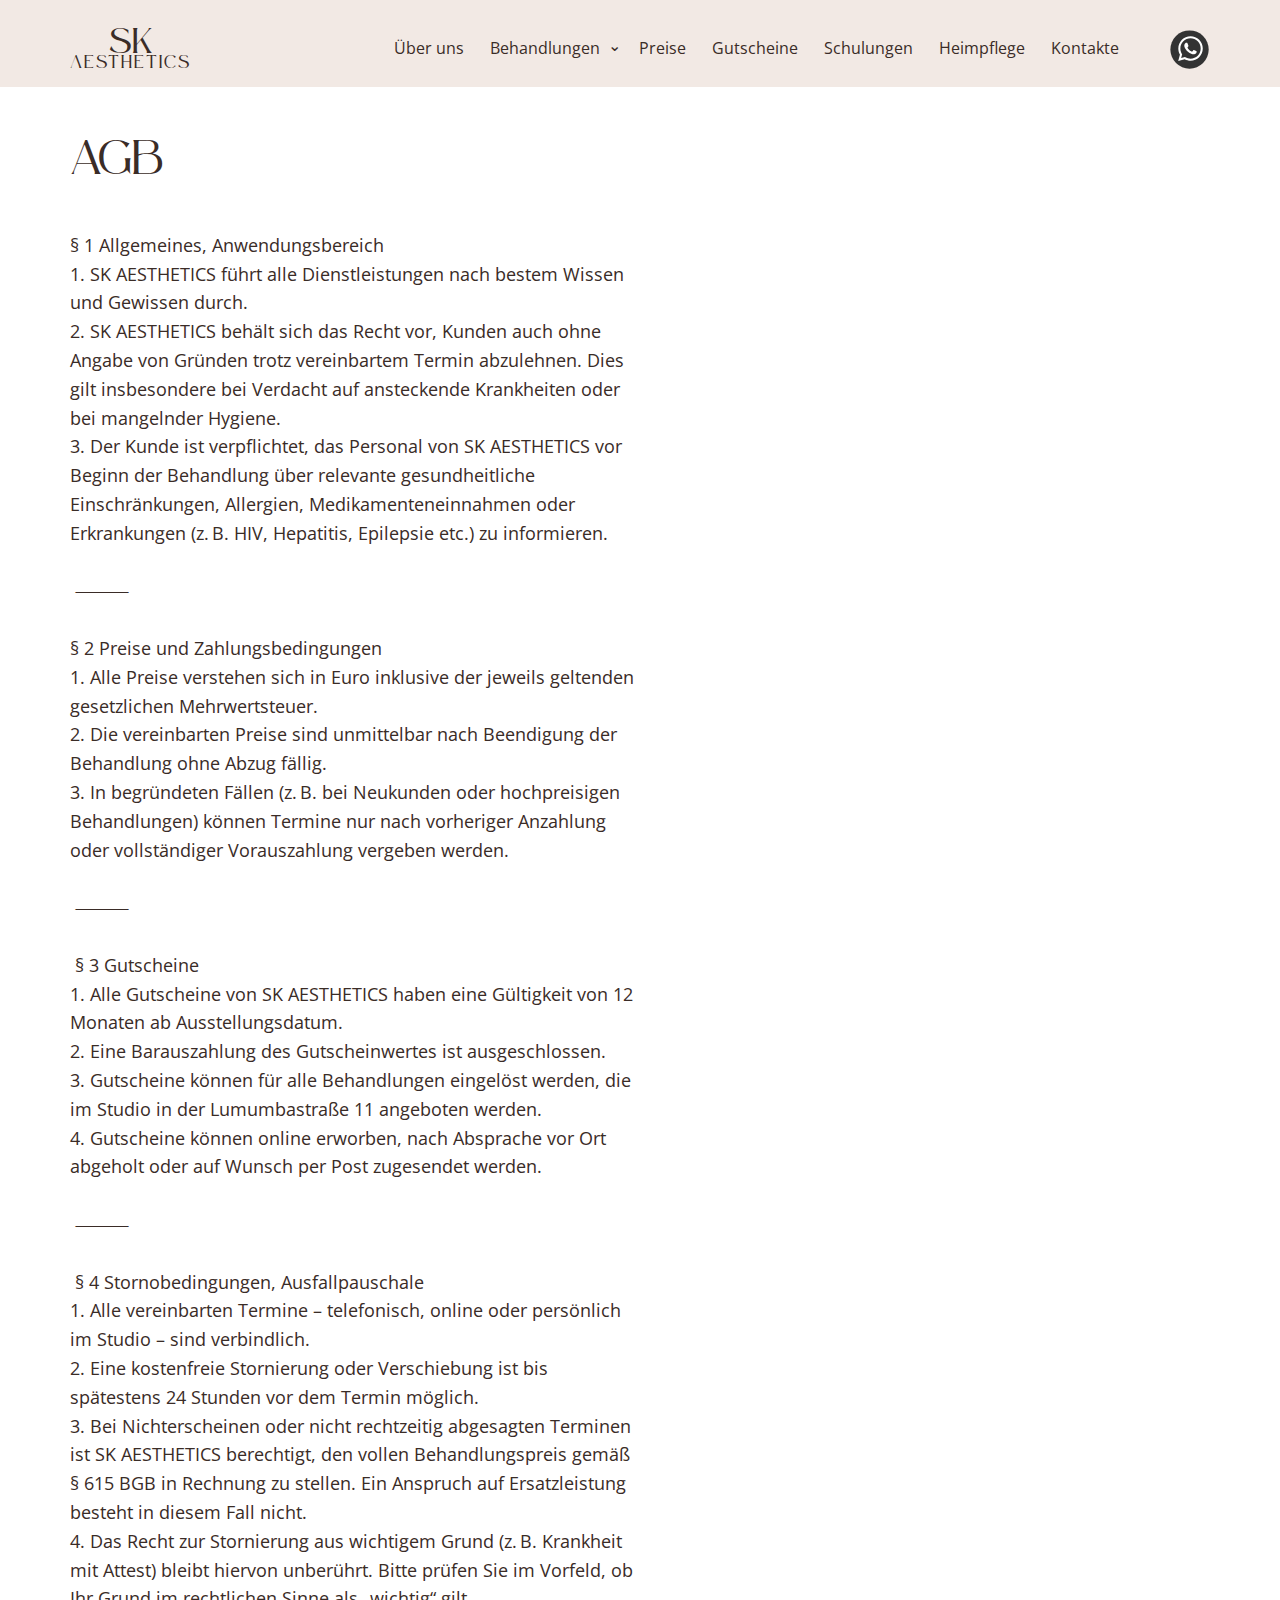
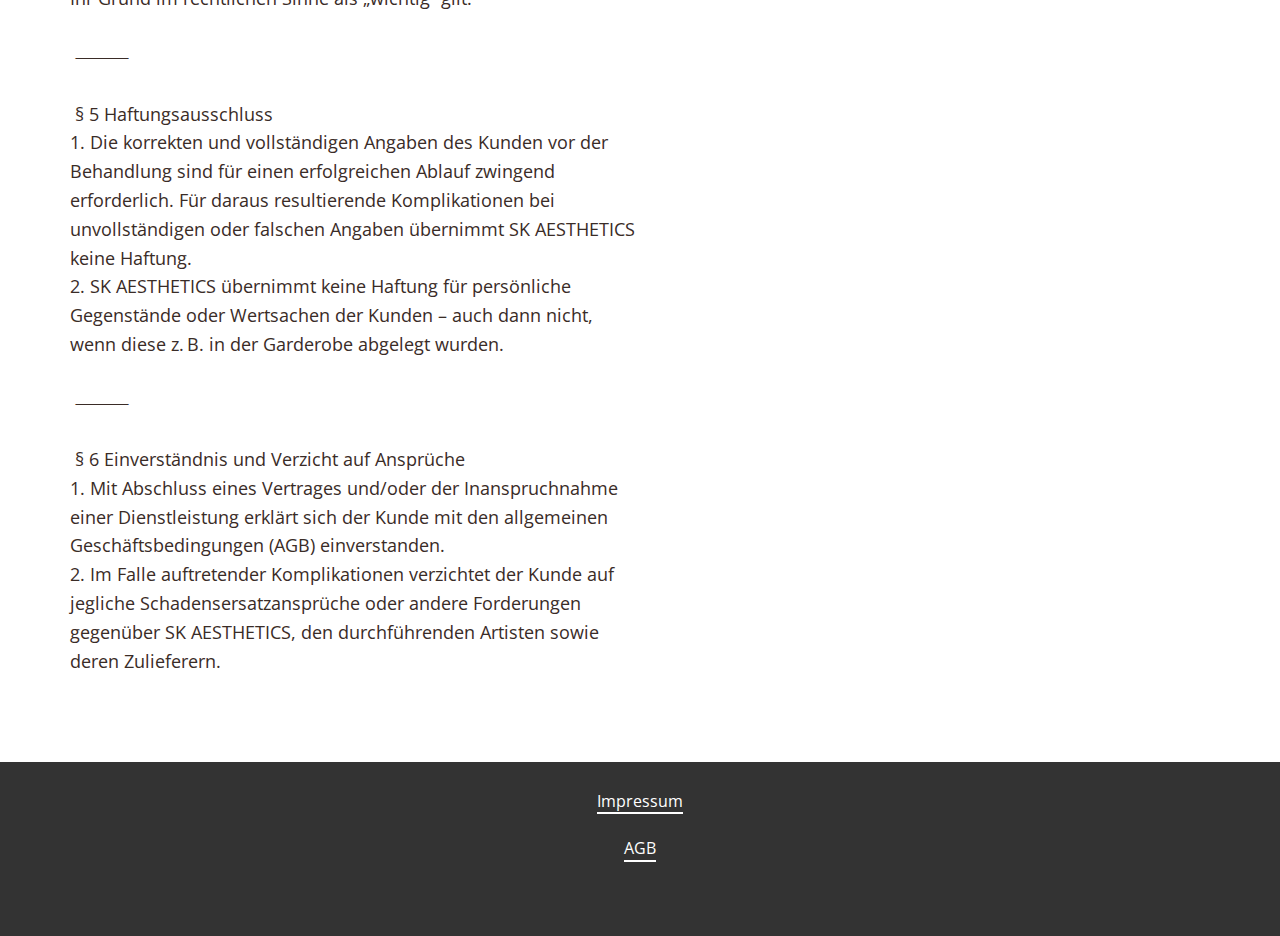
<file: AGB.html>
<!DOCTYPE html>
<html style="font-size: 16px;" lang="en"><head>
    <meta name="viewport" content="width=device-width, initial-scale=1.0">
    <meta charset="utf-8">
    <meta name="keywords" content="Impressum">
    <meta name="description" content="">
    <title>AGB</title>
    <link rel="stylesheet" href="nicepage.css" media="screen">
<link rel="stylesheet" href="AGB.css" media="screen">
    <script class="u-script" type="text/javascript" src="jquery.js" defer=""></script>
    <script class="u-script" type="text/javascript" src="nicepage.js" defer=""></script>
    <meta name="generator" content="Nicepage 7.10.10, nicepage.com">
    
    
    
    
    
    
    
    
    
    
    
    
    
    <link id="u-theme-google-font" rel="stylesheet" href="https://fonts.googleapis.com/css?family=Roboto:100,100i,200,200i,300,300i,400,400i,500,500i,600,600i,700,700i,800,800i,900,900i|Open+Sans:300,300i,400,400i,500,500i,600,600i,700,700i,800,800i">
    <script type="application/ld+json">{
		"@context": "http://schema.org",
		"@type": "Organization",
		"name": "",
		"sameAs": [
				"https://wa.me/4915901295668?text=Guten Tag, Ich möchte einen Termin vereinbaren!"
		]
}</script>
    <meta name="theme-color" content="#478ac9">
    <meta property="og:title" content="AGB">
    <meta property="og:type" content="website">
  <meta name="referrer" content="origin"><meta data-intl-tel-input-cdn-path="intlTelInput/"></head>
  <body data-path-to-root="./" data-include-products="false" class="u-body u-xl-mode" data-lang="en"><header class="u-align-center-sm u-align-center-xs u-clearfix u-header u-sticky u-sticky-fef9 u-white" id="header"><div class="u-clearfix u-sheet u-valign-middle-sm u-sheet-1">
        <div class="u-clearfix u-group-elements u-group-elements-1" data-href="./" data-page-id="233931943" title="Main">
          <h2 class="u-align-center u-heading-font u-text u-text-default u-text-1">SK </h2>
          <p class="u-custom-font u-text u-text-2">AESTHETICS </p>
        </div>
        <nav class="u-align-left u-dropdown-icon u-menu u-menu-dropdown u-offcanvas u-menu-1" role="navigation" data-position="" data-responsive-from="MD">
          <div class="menu-collapse" style="font-size: 1rem;">
            <a class="u-button-style u-custom-text-active-color u-hamburger-link u-nav-link" href="#" tabindex="-1" aria-label="Open menu" aria-controls="7b4d">
              <svg class="u-svg-link" preserveAspectRatio="xMidYMin slice" viewBox="0 0 302 302" style=""><use xmlns:xlink="http://www.w3.org/1999/xlink" xlink:href="#svg-8a8f"></use></svg>
              <svg xmlns="http://www.w3.org/2000/svg" xmlns:xlink="http://www.w3.org/1999/xlink" version="1.1" id="svg-8a8f" x="0px" y="0px" viewBox="0 0 302 302" style="enable-background:new 0 0 302 302;" xml:space="preserve" class="u-svg-content"><g><rect y="36" width="302" height="30"></rect><rect y="236" width="302" height="30"></rect><rect y="136" width="302" height="30"></rect>
</g><g></g><g></g><g></g><g></g><g></g><g></g><g></g><g></g><g></g><g></g><g></g><g></g><g></g><g></g><g></g></svg>
            </a>
          </div>
          <div class="u-custom-menu u-nav-container">
            <ul role="menubar" class="u-nav u-unstyled u-nav-1"><li role="none" class="u-nav-item"><a tabindex="-1" role="menuitem" class="u-button-style u-nav-link u-text-active-grey-25 u-text-hover-palette-2-base" href="index.html#block-7" data-page-id="233931943" style="padding: 10px 13px;">Über uns</a>
</li><li role="none" class="u-nav-item"><a tabindex="-1" role="menuitem" class="u-button-style u-nav-link u-text-active-grey-25 u-text-hover-palette-2-base" href="index.html#block-14" data-page-id="233931943" aria-haspopup="true" aria-expanded="true" style="padding: 10px 13px;">Behandlungen</a><div class="u-nav-popup"><ul role="menu" class="u-h-spacing-12 u-nav u-unstyled u-v-spacing-10 u-nav-2" aria-label="Behandlungen menu"><li role="none" class="u-nav-item"><a role="menuitem" class="u-button-style u-nav-link u-text-active-white u-white" href="B---Wimpernverlängerung.html">Wimpernverlängerung</a>
</li><li role="none" class="u-nav-item"><a role="menuitem" class="u-button-style u-nav-link u-text-active-white u-white" href="B---Wimpernlaminierung.html">Wimpernlaminierung</a>
</li><li role="none" class="u-nav-item"><a role="menuitem" class="u-button-style u-nav-link u-text-active-white u-white" href="B---Microneedling--SkinPen.html">Microneedling- SkinPen</a>
</li><li role="none" class="u-nav-item"><a role="menuitem" class="u-button-style u-nav-link u-text-active-white u-white" href="B---Augenbrauenlaminierung.html">Augenbrauenlaminierung</a>
</li><li role="none" class="u-nav-item"><a role="menuitem" class="u-button-style u-nav-link u-text-active-white u-white" href="B---Individuelle-Gesichtsbeh.html">Individuelle Gesichtsbehandlung</a>
</li><li role="none" class="u-nav-item"><a role="menuitem" class="u-button-style u-nav-link u-text-active-white u-white" href="B---AlumierMD.html">AlumierMD – Professionelle chemische Peelings</a>
</li><li role="none" class="u-nav-item"><a role="menuitem" class="u-button-style u-nav-link u-text-active-white u-white" href="B---Glow-and-Hydrate.html">Glow &amp; Hydrate Dermaplaning</a>
</li></ul>
</div>
</li><li role="none" class="u-nav-item"><a tabindex="-1" role="menuitem" class="u-button-style u-nav-link u-text-active-grey-25 u-text-hover-palette-2-base" href="index.html#block-12" data-page-id="233931943" style="padding: 10px 13px;">Preise</a>
</li><li role="none" class="u-nav-item"><a role="menuitem" class="u-button-style u-nav-link u-text-active-grey-25 u-text-hover-palette-2-base" href="Gutscheine.html" style="padding: 10px 13px;">Gutscheine</a>
</li><li role="none" class="u-nav-item"><a role="menuitem" class="u-button-style u-nav-link u-text-active-grey-25 u-text-hover-palette-2-base" href="Wimpernlifting-Schulung.html" style="padding: 10px 13px;">Schulungen</a>
</li><li role="none" class="u-nav-item"><a role="menuitem" class="u-button-style u-nav-link u-text-active-grey-25 u-text-hover-palette-2-base" href="Heimfplege.html" style="padding: 10px 13px;">Heimpflege</a>
</li><li role="none" class="u-nav-item"><a tabindex="-1" role="menuitem" class="u-button-style u-nav-link u-text-active-grey-25 u-text-hover-palette-2-base" href="index.html#sec-b3a3" data-page-id="233931943" style="padding: 10px 13px;">Kontakte</a>
</li></ul>
          </div>
          <div class="u-custom-menu u-nav-container-collapse" id="7b4d" role="region" aria-label="Menu panel">
            <div class="u-align-center u-container-align-center u-container-style u-inner-container-layout u-sidenav u-white u-sidenav-1">
              <div class="u-inner-container-layout u-sidenav-overflow">
                <div class="u-menu-close" tabindex="-1" aria-label="Close menu"></div>
                <ul class="u-align-left u-nav u-popupmenu-items u-spacing-20 u-unstyled u-nav-3" role="menubar"><li role="none" class="u-nav-item"><a tabindex="-1" role="menuitem" class="u-button-style u-nav-link" href="./#block-7" data-page-id="233931943">Über uns</a>
</li><li role="none" class="u-nav-item"><a tabindex="-1" role="menuitem" class="u-button-style u-nav-link" href="./#block-14" data-page-id="233931943" aria-haspopup="true" aria-expanded="true">Behandlungen</a><div class="u-nav-popup"><ul role="menu" class="u-h-spacing-12 u-nav u-unstyled u-v-spacing-10 u-nav-4" aria-label="Behandlungen menu"><li role="none" class="u-nav-item"><a role="menuitem" class="u-button-style u-nav-link" href="B---Wimpernverlängerung.html">Wimpernverlängerung</a>
</li><li role="none" class="u-nav-item"><a role="menuitem" class="u-button-style u-nav-link" href="B---Wimpernlaminierung.html">Wimpernlaminierung</a>
</li><li role="none" class="u-nav-item"><a role="menuitem" class="u-button-style u-nav-link" href="B---Microneedling--SkinPen.html">Microneedling- SkinPen</a>
</li><li role="none" class="u-nav-item"><a role="menuitem" class="u-button-style u-nav-link" href="B---Augenbrauenlaminierung.html">Augenbrauenlaminierung</a>
</li><li role="none" class="u-nav-item"><a role="menuitem" class="u-button-style u-nav-link" href="B---Individuelle-Gesichtsbeh.html">Individuelle Gesichtsbehandlung</a>
</li><li role="none" class="u-nav-item"><a role="menuitem" class="u-button-style u-nav-link" href="B---AlumierMD.html">AlumierMD – Professionelle chemische Peelings</a>
</li><li role="none" class="u-nav-item"><a role="menuitem" class="u-button-style u-nav-link" href="B---Glow-and-Hydrate.html">Glow &amp; Hydrate Dermaplaning</a>
</li></ul>
</div>
</li><li role="none" class="u-nav-item"><a tabindex="-1" role="menuitem" class="u-button-style u-nav-link" href="./#block-12" data-page-id="233931943">Preise</a>
</li><li role="none" class="u-nav-item"><a role="menuitem" class="u-button-style u-nav-link" href="Gutscheine.html">Gutscheine</a>
</li><li role="none" class="u-nav-item"><a role="menuitem" class="u-button-style u-nav-link" href="Wimpernlifting-Schulung.html">Schulungen</a>
</li><li role="none" class="u-nav-item"><a role="menuitem" class="u-button-style u-nav-link" href="Heimfplege.html">Heimpflege</a>
</li><li role="none" class="u-nav-item"><a tabindex="-1" role="menuitem" class="u-button-style u-nav-link" href="./#sec-b3a3" data-page-id="233931943">Kontakte</a>
</li></ul>
              </div>
            </div>
            <div class="u-black u-menu-overlay u-opacity u-opacity-70"></div>
          </div>
          <style class="menu-style">@media (max-width: 939px) {
                    [data-responsive-from="MD"] .u-nav-container {
                        display: none;
                    }
                    [data-responsive-from="MD"] .menu-collapse {
                        display: block;
                    }
                }</style>
        </nav>
        <div class="u-social-icons u-social-icons-1">
          <a class="u-social-url" target="_blank" data-type="Whatsapp" title="Whatsapp" href="https://wa.me/4915901295668?text=Guten Tag, Ich möchte einen Termin vereinbaren!"><span class="u-icon u-social-icon u-social-whatsapp u-text-grey-80 u-icon-1"><svg class="u-svg-link" preserveAspectRatio="xMidYMin slice" viewBox="0 0 112 112" style=""><use xlink:href="#svg-9761"></use></svg><svg class="u-svg-content" viewBox="0 0 112 112" x="0" y="0" id="svg-9761"><circle fill="currentColor" cx="56.1" cy="56.1" r="55"></circle><path fill="#FFFFFF" d="M83.8,28.3C77.2,21.7,68.4,18,59,18c-19.3,0-35.1,15.7-35.1,35.1c0,6.2,1.6,12.2,4.7,17.5l-5,18.2L42.2,84
	c5.1,2.8,10.9,4.3,16.8,4.3h0l0,0c19.3,0,35.1-15.7,35.1-35.1C94.1,43.8,90.5,35,83.8,28.3 M59,82.3L59,82.3
	c-5.2,0-10.4-1.4-14.9-4.1l-1.1-0.6l-11,2.9L35,69.8l-0.7-1.1c-2.9-4.6-4.5-10-4.5-15.5C29.8,37,42.9,24,59,24
	c7.8,0,15.1,3,20.6,8.6c5.5,5.5,8.5,12.8,8.5,20.6C88.2,69.2,75.1,82.3,59,82.3 M75,60.5c-0.9-0.4-5.2-2.6-6-2.9
	c-0.8-0.3-1.4-0.4-2,0.4s-2.3,2.9-2.8,3.4c-0.5,0.6-1,0.7-1.9,0.2c-0.9-0.4-3.7-1.4-7.1-4.4c-2.6-2.3-4.4-5.2-4.9-6.1
	c-0.5-0.9-0.1-1.4,0.4-1.8c0.4-0.4,0.9-1,1.3-1.5c0.4-0.5,0.6-0.9,0.9-1.5c0.3-0.6,0.1-1.1-0.1-1.5c-0.2-0.4-2-4.8-2.7-6.5
	c-0.7-1.7-1.4-1.5-2-1.5c-0.5,0-1.1,0-1.7,0c-0.6,0-1.5,0.2-2.3,1.1c-0.8,0.9-3.1,3-3.1,7.3c0,4.3,3.1,8.5,3.6,9.1
	c0.4,0.6,6.2,9.4,15,13.2c2.1,0.9,3.7,1.4,5,1.8c2.1,0.7,4,0.6,5.5,0.3c1.7-0.3,5.2-2.1,5.9-4.2c0.7-2,0.7-3.8,0.5-4.2
	C76.5,61.1,75.9,60.9,75,60.5"></path></svg></span>
          </a>
        </div>
      </div></header>
    <section class="u-clearfix u-section-1" id="block-15">
      <div class="u-clearfix u-sheet u-sheet-1">
        <h2 class="u-text u-text-default u-text-1">AGB<br>
        </h2>
        <p class="u-text u-text-2"><span style="font-weight: 700;"></span> § 1 Allgemeines, Anwendungsbereich
&nbsp;<br>1. SK AESTHETICS führt alle Dienstleistungen nach bestem Wissen und Gewissen durch.
&nbsp;<br>2. SK AESTHETICS behält sich das Recht vor, Kunden auch ohne Angabe von Gründen trotz vereinbartem Termin abzulehnen. Dies gilt insbesondere bei Verdacht auf ansteckende Krankheiten oder bei mangelnder Hygiene.
&nbsp;<br>3. Der Kunde ist verpflichtet, das Personal von SK AESTHETICS vor Beginn der Behandlung über relevante gesundheitliche Einschränkungen, Allergien, Medikamenteneinnahmen oder Erkrankungen (z. B. HIV, Hepatitis, Epilepsie etc.) zu informieren.<br>
          <br>&nbsp;⸻<br>
          <br><b></b> § 2 Preise und Zahlungsbedingungen
&nbsp;<br>1. Alle Preise verstehen sich in Euro inklusive der jeweils geltenden gesetzlichen Mehrwertsteuer.
&nbsp;<br>2. Die vereinbarten Preise sind unmittelbar nach Beendigung der Behandlung ohne Abzug fällig.
&nbsp;<br>3. In begründeten Fällen (z. B. bei Neukunden oder hochpreisigen Behandlungen) können Termine nur nach vorheriger Anzahlung oder vollständiger Vorauszahlung vergeben werden.&nbsp;<br>
          <br>&nbsp;⸻<br>
          <br>&nbsp;§ 3 Gutscheine&nbsp;&nbsp;<br>1. Alle Gutscheine von SK AESTHETICS haben eine Gültigkeit von 12 Monaten ab Ausstellungsdatum.&nbsp;&nbsp;<br>2. Eine Barauszahlung des Gutscheinwertes ist ausgeschlossen.&nbsp;&nbsp;<br>3. Gutscheine können für alle Behandlungen eingelöst werden, die im Studio in der Lumumbastraße 11 angeboten werden.&nbsp;&nbsp;<br>4. Gutscheine können online erworben, nach Absprache vor Ort abgeholt oder auf Wunsch per Post zugesendet werden.<br>
          <br>&nbsp;⸻<br>
          <br>&nbsp;§ 4 Stornobedingungen, Ausfallpauschale&nbsp;&nbsp;<br>1. Alle vereinbarten Termine – telefonisch, online oder persönlich im Studio – sind verbindlich.&nbsp;&nbsp;<br>2. Eine kostenfreie Stornierung oder Verschiebung ist bis spätestens 24 Stunden vor dem Termin möglich.&nbsp;&nbsp;<br>3. Bei Nichterscheinen oder nicht rechtzeitig abgesagten Terminen ist SK AESTHETICS berechtigt, den vollen Behandlungspreis gemäß § 615 BGB in Rechnung zu stellen. Ein Anspruch auf Ersatzleistung besteht in diesem Fall nicht.&nbsp;&nbsp;<br>4. Das Recht zur Stornierung aus wichtigem Grund (z. B. Krankheit mit Attest) bleibt hiervon unberührt. Bitte prüfen Sie im Vorfeld, ob Ihr Grund im rechtlichen Sinne als „wichtig“ gilt.<br>
          <br>&nbsp;⸻<br>
          <br>&nbsp;§ 5 Haftungsausschluss&nbsp;&nbsp;<br>1. Die korrekten und vollständigen Angaben des Kunden vor der Behandlung sind für einen erfolgreichen Ablauf zwingend erforderlich. Für daraus resultierende Komplikationen bei unvollständigen oder falschen Angaben übernimmt SK AESTHETICS keine Haftung.&nbsp;&nbsp;<br>2. SK AESTHETICS übernimmt keine Haftung für persönliche Gegenstände oder Wertsachen der Kunden – auch dann nicht, wenn diese z. B. in der Garderobe abgelegt wurden.<br>
          <br>&nbsp;⸻<br>
          <br>&nbsp;§ 6 Einverständnis und Verzicht auf Ansprüche&nbsp;&nbsp;<br>1. Mit Abschluss eines Vertrages und/oder der Inanspruchnahme einer Dienstleistung erklärt sich der Kunde mit den allgemeinen Geschäftsbedingungen (AGB) einverstanden.&nbsp;&nbsp;<br>2. Im Falle auftretender Komplikationen verzichtet der Kunde auf jegliche Schadensersatzansprüche oder andere Forderungen gegenüber SK AESTHETICS, den durchführenden Artisten sowie deren Zulieferern.&nbsp;<br>
          <br>
          <br>&nbsp;<br>
        </p>
      </div>
    </section>
    
    
    
    
    
    
    
    
    
    
    
    
    <footer class="u-align-center u-clearfix u-container-align-center u-footer u-grey-80 u-footer" id="footer"><div class="u-clearfix u-sheet u-sheet-1">
        <a href="Impressum.html" data-page-id="39966354" class="u-active-none u-border-2 u-border-no-left u-border-no-right u-border-no-top u-border-white u-btn u-btn-rectangle u-button-style u-hover-none u-none u-btn-1" title="Impressum">Impressum </a>
        <a href="AGB.html" data-page-id="24473425" class="u-active-none u-border-2 u-border-no-left u-border-no-right u-border-no-top u-border-white u-btn u-btn-rectangle u-button-style u-hover-none u-none u-btn-2" title="AGB">AGB</a>
      </div></footer>
    <section class="u-backlink u-clearfix u-grey-80"></section>
  
</body></html>
</file>
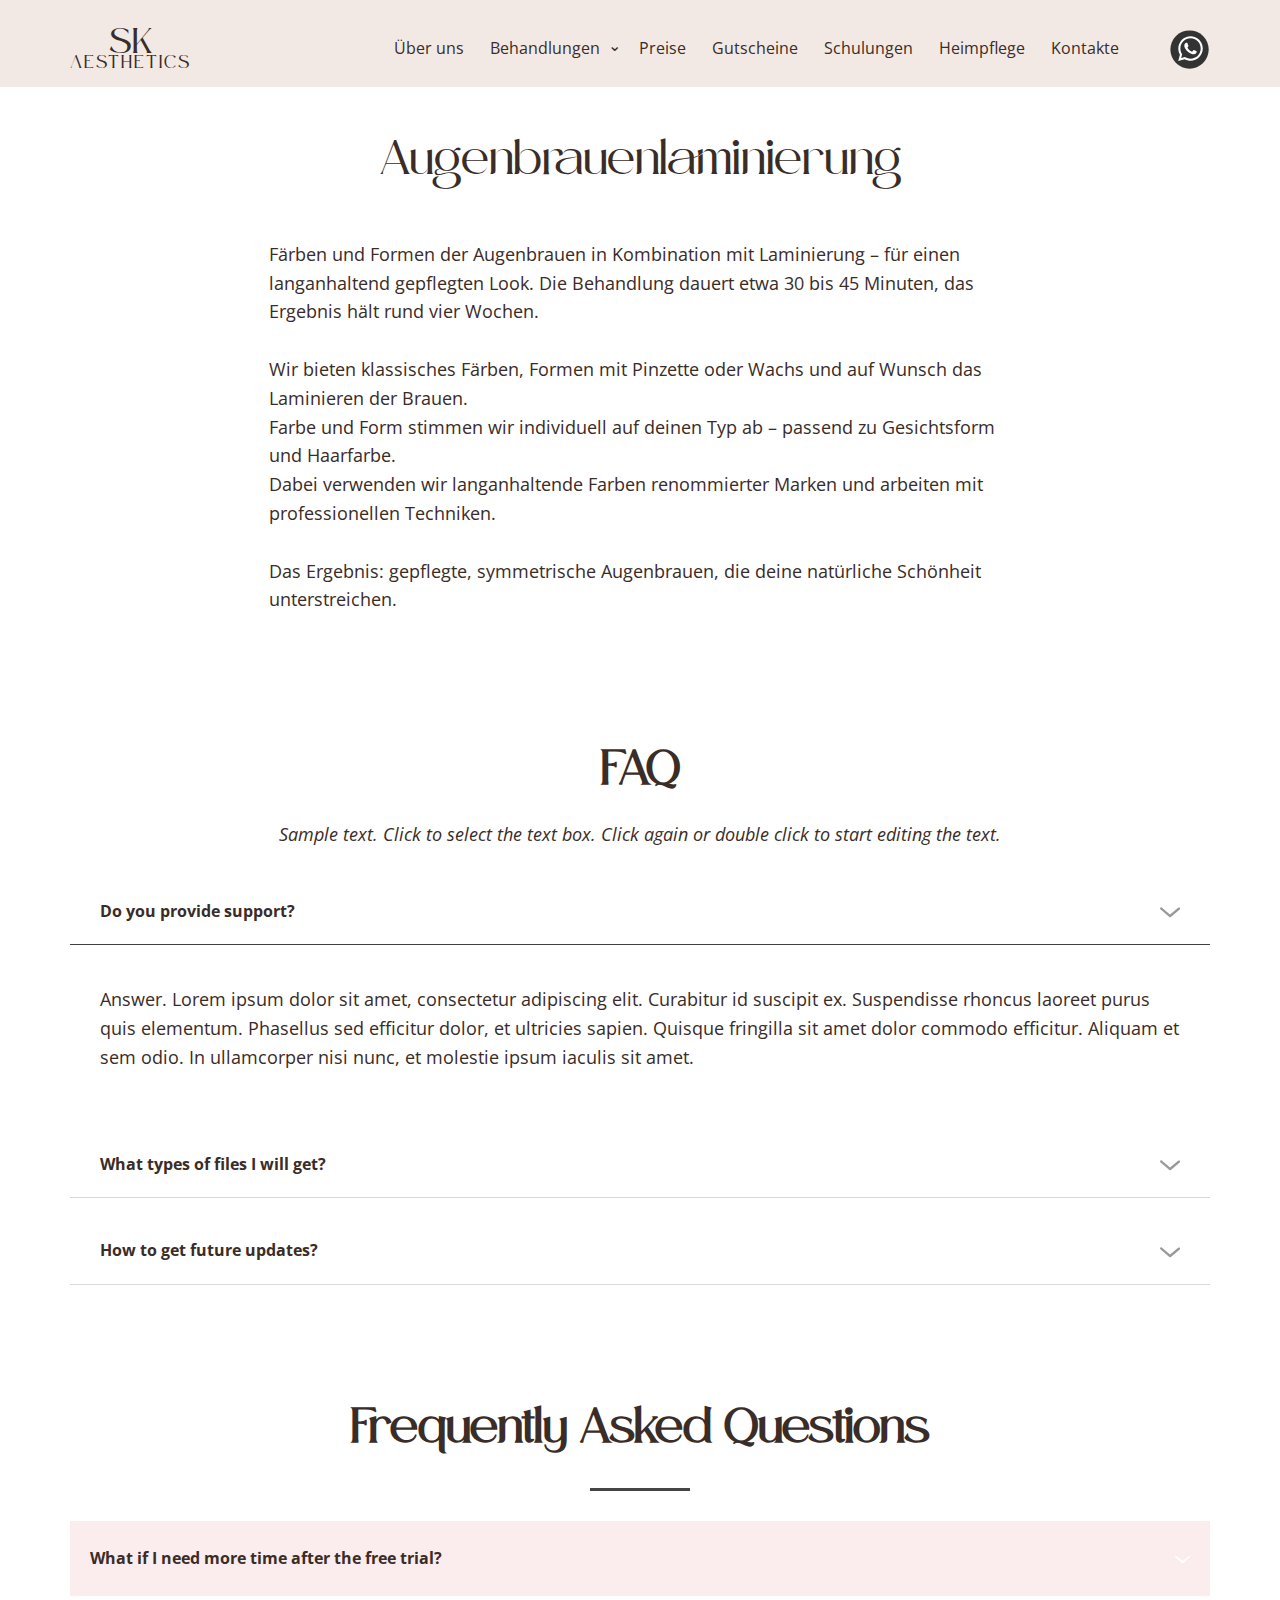
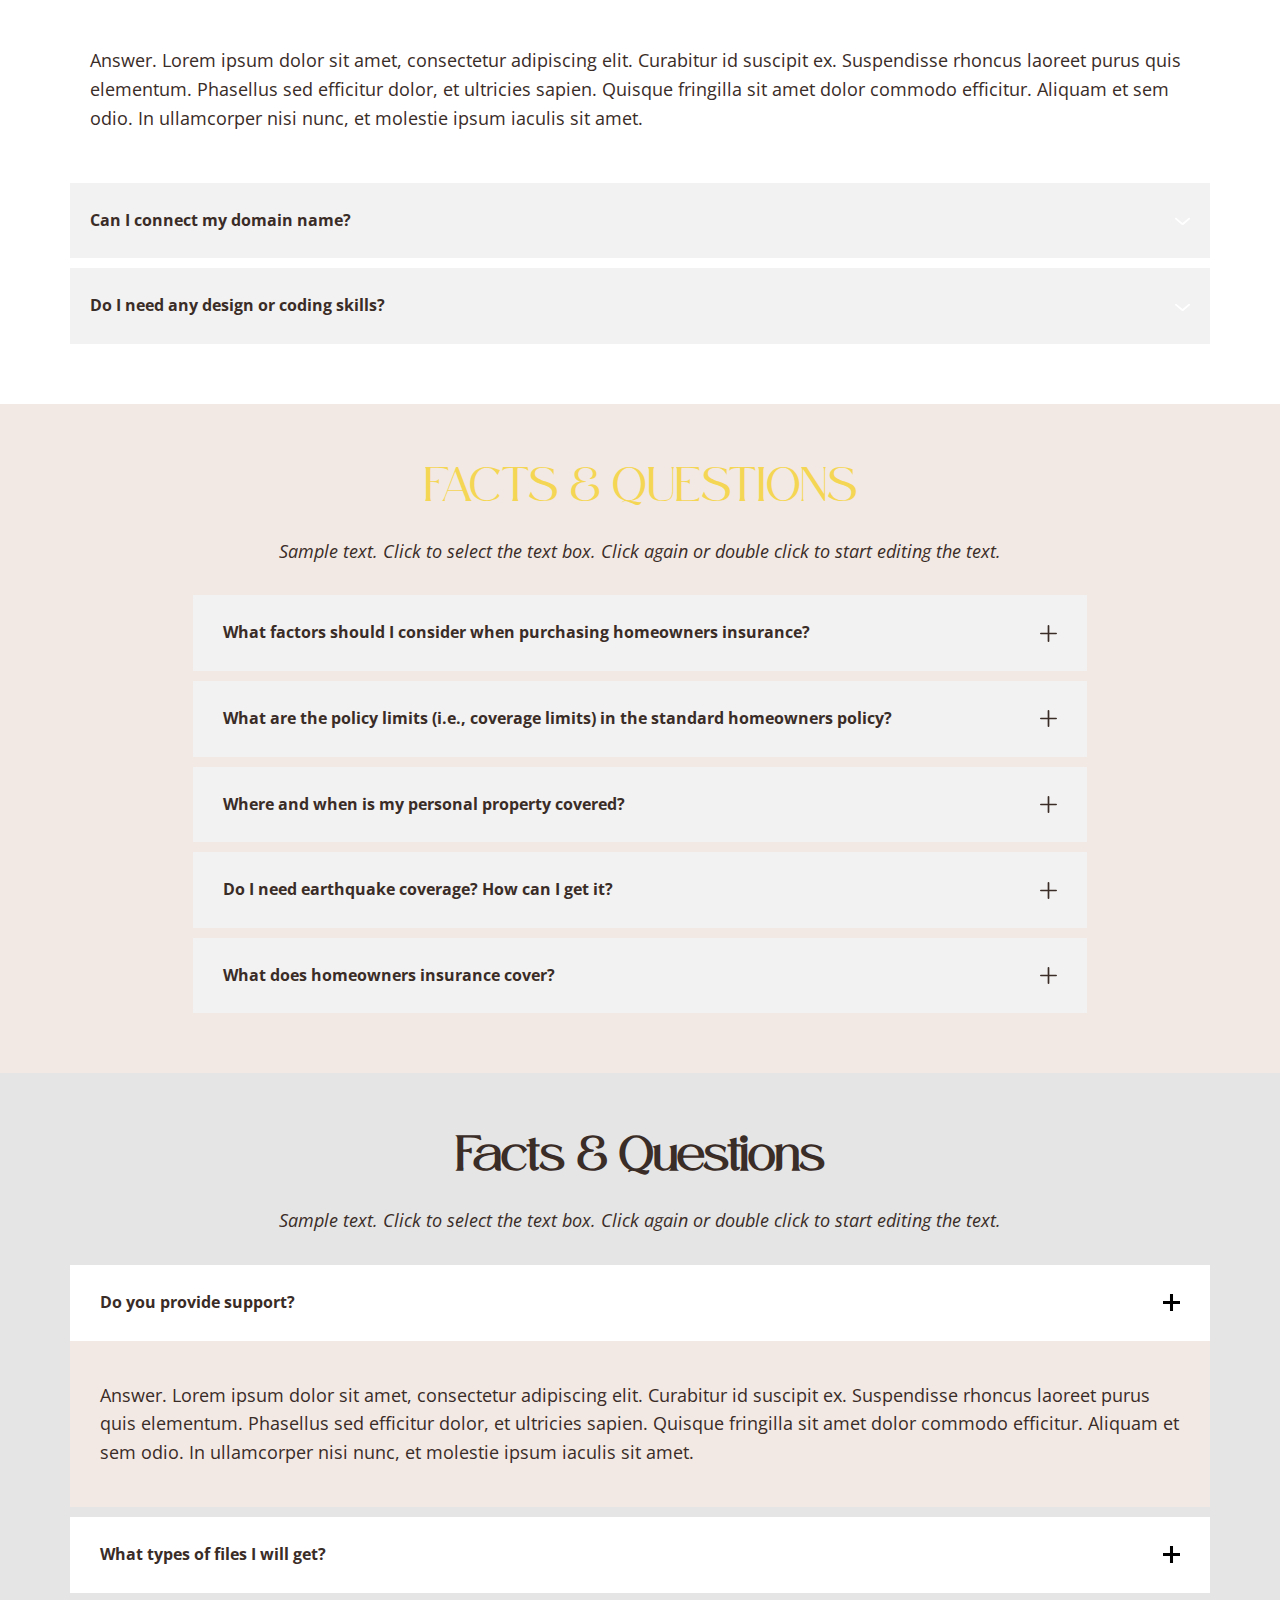
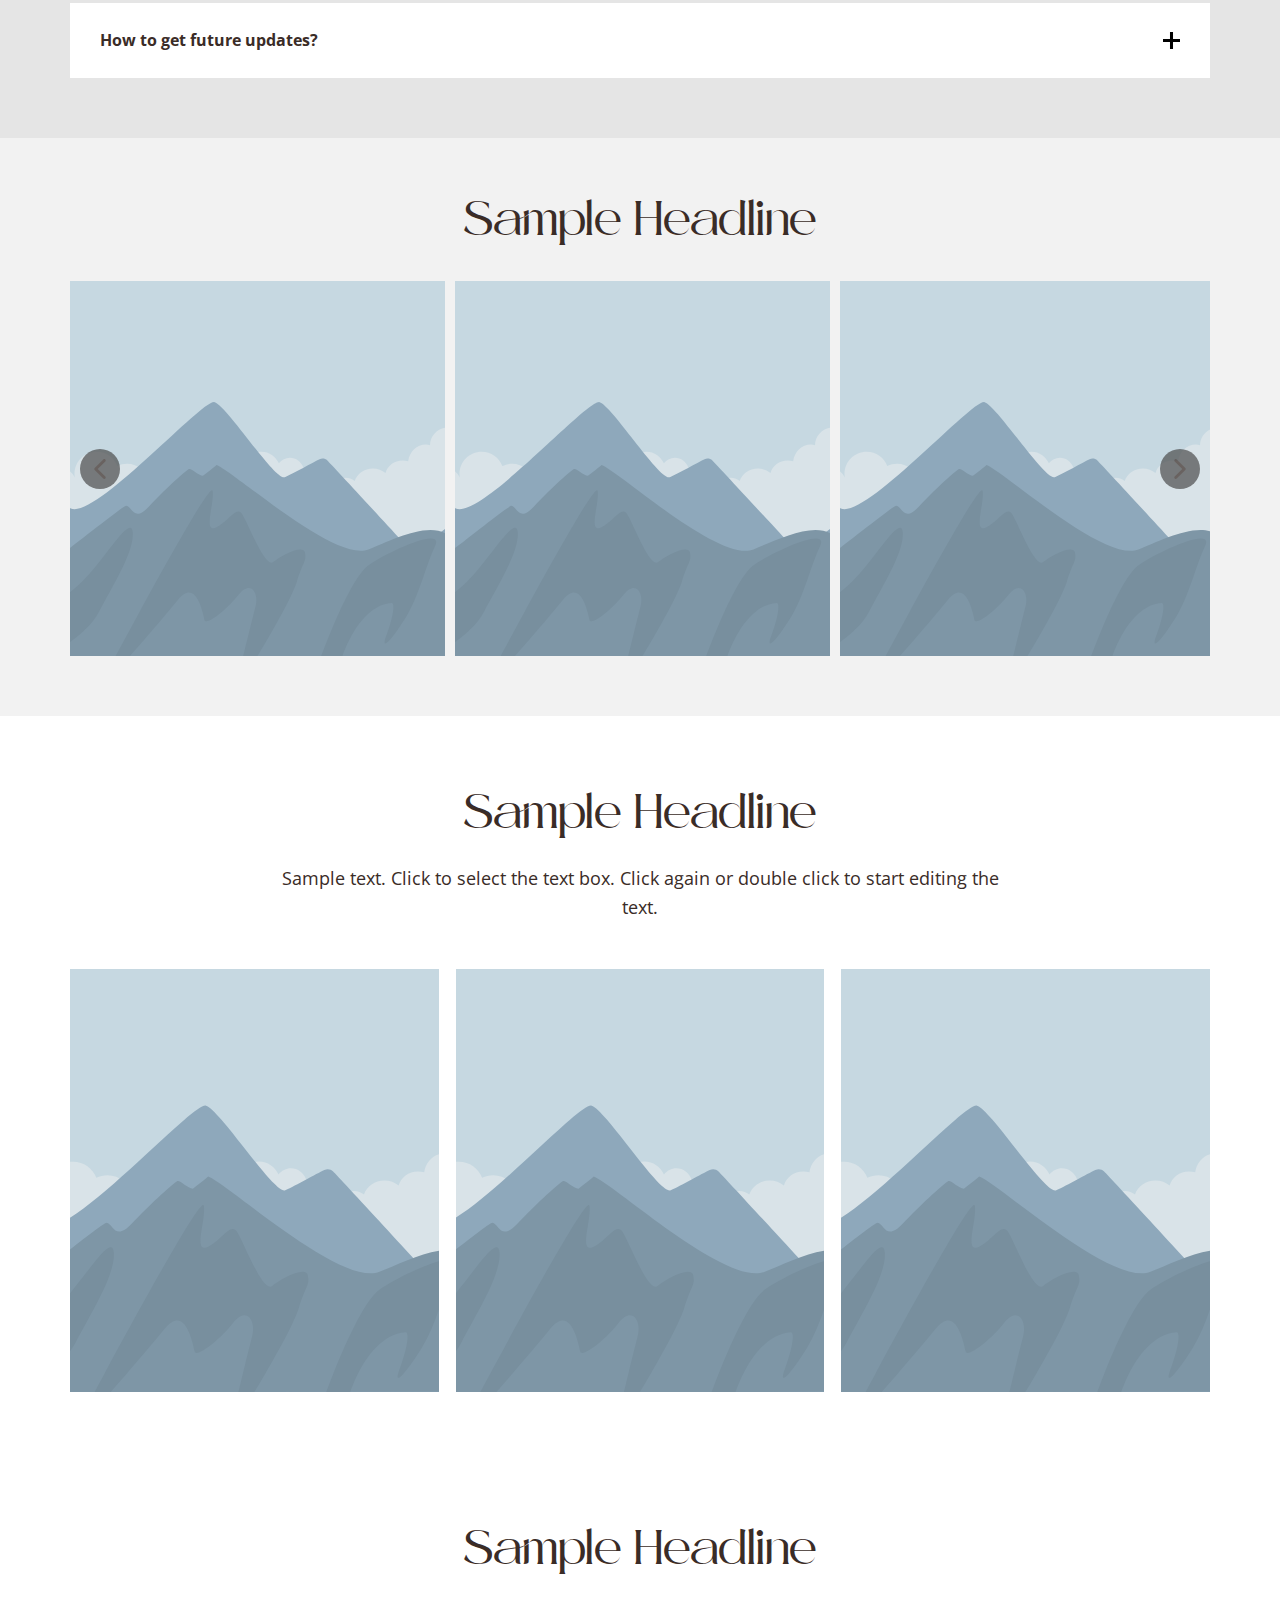
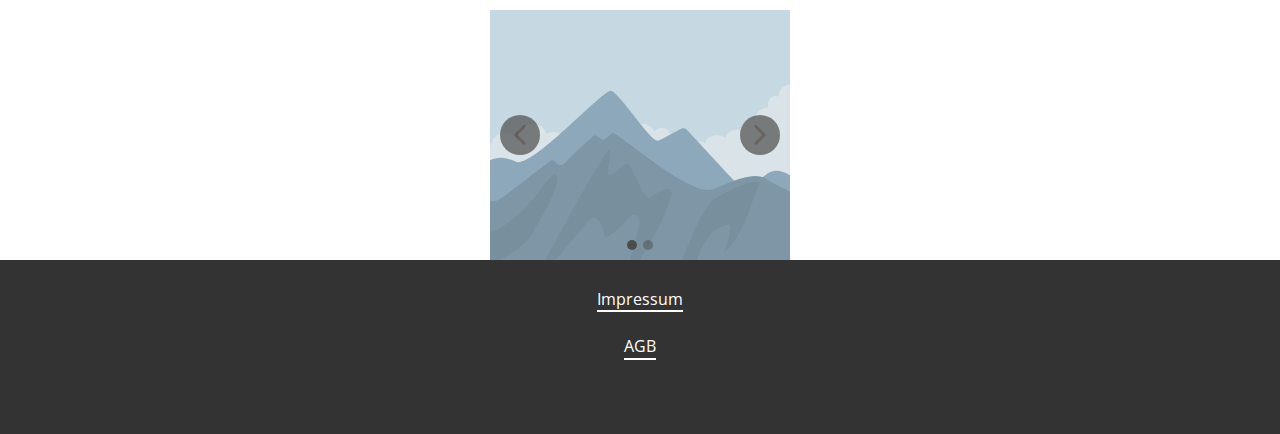
<file: B---(Elements).html>
<!DOCTYPE html>
<html style="font-size: 16px;" lang="en"><head>
    <meta name="viewport" content="width=device-width, initial-scale=1.0">
    <meta charset="utf-8">
    <meta name="keywords" content="SK​, GutscheineZeit für dich selbst oder zum Verschenken">
    <meta name="description" content="">
    <title>B - (Elements)</title>
    <link rel="stylesheet" href="nicepage.css" media="screen">
<link rel="stylesheet" href="B---(Elements).css" media="screen">
    <script class="u-script" type="text/javascript" src="jquery.js" defer=""></script>
    <script class="u-script" type="text/javascript" src="nicepage.js" defer=""></script>
    <meta name="generator" content="Nicepage 7.10.10, nicepage.com">
    
    
    
    
    
    
    
    
    
    
    
    
    
    
    
    
    
    
    
    
    <link id="u-theme-google-font" rel="stylesheet" href="https://fonts.googleapis.com/css?family=Roboto:100,100i,200,200i,300,300i,400,400i,500,500i,600,600i,700,700i,800,800i,900,900i|Open+Sans:300,300i,400,400i,500,500i,600,600i,700,700i,800,800i">
    <script type="application/ld+json">{
		"@context": "http://schema.org",
		"@type": "Organization",
		"name": "",
		"sameAs": [
				"https://wa.me/4915901295668?text=Guten Tag, Ich möchte einen Termin vereinbaren!"
		]
}</script>
    <meta name="theme-color" content="#478ac9">
    <meta property="og:title" content="B - (Elements)">
    <meta property="og:type" content="website">
  <meta name="referrer" content="origin"><meta data-intl-tel-input-cdn-path="intlTelInput/"></head>
  <body data-path-to-root="./" data-include-products="false" class="u-body u-xl-mode" data-lang="en"><header class="u-align-center-sm u-align-center-xs u-clearfix u-header u-sticky u-sticky-fef9 u-white" id="header"><div class="u-clearfix u-sheet u-valign-middle-sm u-sheet-1">
        <div class="u-clearfix u-group-elements u-group-elements-1" data-href="./" data-page-id="233931943" title="Main">
          <h2 class="u-align-center u-heading-font u-text u-text-default u-text-1">SK </h2>
          <p class="u-custom-font u-text u-text-2">AESTHETICS </p>
        </div>
        <nav class="u-align-left u-dropdown-icon u-menu u-menu-dropdown u-offcanvas u-menu-1" role="navigation" data-position="" data-responsive-from="MD">
          <div class="menu-collapse" style="font-size: 1rem;">
            <a class="u-button-style u-custom-text-active-color u-hamburger-link u-nav-link" href="#" tabindex="-1" aria-label="Open menu" aria-controls="7b4d">
              <svg class="u-svg-link" preserveAspectRatio="xMidYMin slice" viewBox="0 0 302 302" style=""><use xmlns:xlink="http://www.w3.org/1999/xlink" xlink:href="#svg-8a8f"></use></svg>
              <svg xmlns="http://www.w3.org/2000/svg" xmlns:xlink="http://www.w3.org/1999/xlink" version="1.1" id="svg-8a8f" x="0px" y="0px" viewBox="0 0 302 302" style="enable-background:new 0 0 302 302;" xml:space="preserve" class="u-svg-content"><g><rect y="36" width="302" height="30"></rect><rect y="236" width="302" height="30"></rect><rect y="136" width="302" height="30"></rect>
</g><g></g><g></g><g></g><g></g><g></g><g></g><g></g><g></g><g></g><g></g><g></g><g></g><g></g><g></g><g></g></svg>
            </a>
          </div>
          <div class="u-custom-menu u-nav-container">
            <ul role="menubar" class="u-nav u-unstyled u-nav-1"><li role="none" class="u-nav-item"><a tabindex="-1" role="menuitem" class="u-button-style u-nav-link u-text-active-grey-25 u-text-hover-palette-2-base" href="./#block-7" data-page-id="233931943" style="padding: 10px 13px;">Über uns</a>
</li><li role="none" class="u-nav-item"><a tabindex="-1" role="menuitem" class="u-button-style u-nav-link u-text-active-grey-25 u-text-hover-palette-2-base" href="./#block-14" data-page-id="233931943" aria-haspopup="true" aria-expanded="true" style="padding: 10px 13px;">Behandlungen</a><div class="u-nav-popup"><ul role="menu" class="u-h-spacing-12 u-nav u-unstyled u-v-spacing-10 u-nav-2" aria-label="Behandlungen menu"><li role="none" class="u-nav-item"><a role="menuitem" class="u-button-style u-nav-link u-text-active-white u-white" href="B---Wimpernverlängerung.html">Wimpernverlängerung</a>
</li><li role="none" class="u-nav-item"><a role="menuitem" class="u-button-style u-nav-link u-text-active-white u-white" href="B---Wimpernlaminierung.html">Wimpernlaminierung</a>
</li><li role="none" class="u-nav-item"><a role="menuitem" class="u-button-style u-nav-link u-text-active-white u-white" href="B---Microneedling--SkinPen.html">Microneedling- SkinPen</a>
</li><li role="none" class="u-nav-item"><a role="menuitem" class="u-button-style u-nav-link u-text-active-white u-white" href="B---Augenbrauenlaminierung.html">Augenbrauenlaminierung</a>
</li><li role="none" class="u-nav-item"><a role="menuitem" class="u-button-style u-nav-link u-text-active-white u-white" href="B---Individuelle-Gesichtsbeh.html">Individuelle Gesichtsbehandlung</a>
</li><li role="none" class="u-nav-item"><a role="menuitem" class="u-button-style u-nav-link u-text-active-white u-white" href="B---AlumierMD.html">AlumierMD – Professionelle chemische Peelings</a>
</li><li role="none" class="u-nav-item"><a role="menuitem" class="u-button-style u-nav-link u-text-active-white u-white" href="B---Glow-and-Hydrate.html">Glow &amp; Hydrate Dermaplaning</a>
</li></ul>
</div>
</li><li role="none" class="u-nav-item"><a tabindex="-1" role="menuitem" class="u-button-style u-nav-link u-text-active-grey-25 u-text-hover-palette-2-base" href="./#block-12" data-page-id="233931943" style="padding: 10px 13px;">Preise</a>
</li><li role="none" class="u-nav-item"><a role="menuitem" class="u-button-style u-nav-link u-text-active-grey-25 u-text-hover-palette-2-base" href="Gutscheine.html" style="padding: 10px 13px;">Gutscheine</a>
</li><li role="none" class="u-nav-item"><a role="menuitem" class="u-button-style u-nav-link u-text-active-grey-25 u-text-hover-palette-2-base" href="Wimpernlifting-Schulung.html" style="padding: 10px 13px;">Schulungen</a>
</li><li role="none" class="u-nav-item"><a role="menuitem" class="u-button-style u-nav-link u-text-active-grey-25 u-text-hover-palette-2-base" href="Heimfplege.html" style="padding: 10px 13px;">Heimpflege</a>
</li><li role="none" class="u-nav-item"><a tabindex="-1" role="menuitem" class="u-button-style u-nav-link u-text-active-grey-25 u-text-hover-palette-2-base" href="./#sec-b3a3" data-page-id="233931943" style="padding: 10px 13px;">Kontakte</a>
</li></ul>
          </div>
          <div class="u-custom-menu u-nav-container-collapse" id="7b4d" role="region" aria-label="Menu panel">
            <div class="u-align-center u-container-align-center u-container-style u-inner-container-layout u-sidenav u-white u-sidenav-1">
              <div class="u-inner-container-layout u-sidenav-overflow">
                <div class="u-menu-close" tabindex="-1" aria-label="Close menu"></div>
                <ul class="u-align-left u-nav u-popupmenu-items u-spacing-20 u-unstyled u-nav-3" role="menubar"><li role="none" class="u-nav-item"><a tabindex="-1" role="menuitem" class="u-button-style u-nav-link" href="./#block-7" data-page-id="233931943">Über uns</a>
</li><li role="none" class="u-nav-item"><a tabindex="-1" role="menuitem" class="u-button-style u-nav-link" href="./#block-14" data-page-id="233931943" aria-haspopup="true" aria-expanded="true">Behandlungen</a><div class="u-nav-popup"><ul role="menu" class="u-h-spacing-12 u-nav u-unstyled u-v-spacing-10 u-nav-4" aria-label="Behandlungen menu"><li role="none" class="u-nav-item"><a role="menuitem" class="u-button-style u-nav-link" href="B---Wimpernverlängerung.html">Wimpernverlängerung</a>
</li><li role="none" class="u-nav-item"><a role="menuitem" class="u-button-style u-nav-link" href="B---Wimpernlaminierung.html">Wimpernlaminierung</a>
</li><li role="none" class="u-nav-item"><a role="menuitem" class="u-button-style u-nav-link" href="B---Microneedling--SkinPen.html">Microneedling- SkinPen</a>
</li><li role="none" class="u-nav-item"><a role="menuitem" class="u-button-style u-nav-link" href="B---Augenbrauenlaminierung.html">Augenbrauenlaminierung</a>
</li><li role="none" class="u-nav-item"><a role="menuitem" class="u-button-style u-nav-link" href="B---Individuelle-Gesichtsbeh.html">Individuelle Gesichtsbehandlung</a>
</li><li role="none" class="u-nav-item"><a role="menuitem" class="u-button-style u-nav-link" href="B---AlumierMD.html">AlumierMD – Professionelle chemische Peelings</a>
</li><li role="none" class="u-nav-item"><a role="menuitem" class="u-button-style u-nav-link" href="B---Glow-and-Hydrate.html">Glow &amp; Hydrate Dermaplaning</a>
</li></ul>
</div>
</li><li role="none" class="u-nav-item"><a tabindex="-1" role="menuitem" class="u-button-style u-nav-link" href="./#block-12" data-page-id="233931943">Preise</a>
</li><li role="none" class="u-nav-item"><a role="menuitem" class="u-button-style u-nav-link" href="Gutscheine.html">Gutscheine</a>
</li><li role="none" class="u-nav-item"><a role="menuitem" class="u-button-style u-nav-link" href="Wimpernlifting-Schulung.html">Schulungen</a>
</li><li role="none" class="u-nav-item"><a role="menuitem" class="u-button-style u-nav-link" href="Heimfplege.html">Heimpflege</a>
</li><li role="none" class="u-nav-item"><a tabindex="-1" role="menuitem" class="u-button-style u-nav-link" href="./#sec-b3a3" data-page-id="233931943">Kontakte</a>
</li></ul>
              </div>
            </div>
            <div class="u-black u-menu-overlay u-opacity u-opacity-70"></div>
          </div>
          <style class="menu-style">@media (max-width: 939px) {
                    [data-responsive-from="MD"] .u-nav-container {
                        display: none;
                    }
                    [data-responsive-from="MD"] .menu-collapse {
                        display: block;
                    }
                }</style>
        </nav>
        <div class="u-social-icons u-social-icons-1">
          <a class="u-social-url" target="_blank" data-type="Whatsapp" title="Whatsapp" href="https://wa.me/4915901295668?text=Guten Tag, Ich möchte einen Termin vereinbaren!"><span class="u-icon u-social-icon u-social-whatsapp u-text-grey-80 u-icon-1"><svg class="u-svg-link" preserveAspectRatio="xMidYMin slice" viewBox="0 0 112 112" style=""><use xlink:href="#svg-9761"></use></svg><svg class="u-svg-content" viewBox="0 0 112 112" x="0" y="0" id="svg-9761"><circle fill="currentColor" cx="56.1" cy="56.1" r="55"></circle><path fill="#FFFFFF" d="M83.8,28.3C77.2,21.7,68.4,18,59,18c-19.3,0-35.1,15.7-35.1,35.1c0,6.2,1.6,12.2,4.7,17.5l-5,18.2L42.2,84
	c5.1,2.8,10.9,4.3,16.8,4.3h0l0,0c19.3,0,35.1-15.7,35.1-35.1C94.1,43.8,90.5,35,83.8,28.3 M59,82.3L59,82.3
	c-5.2,0-10.4-1.4-14.9-4.1l-1.1-0.6l-11,2.9L35,69.8l-0.7-1.1c-2.9-4.6-4.5-10-4.5-15.5C29.8,37,42.9,24,59,24
	c7.8,0,15.1,3,20.6,8.6c5.5,5.5,8.5,12.8,8.5,20.6C88.2,69.2,75.1,82.3,59,82.3 M75,60.5c-0.9-0.4-5.2-2.6-6-2.9
	c-0.8-0.3-1.4-0.4-2,0.4s-2.3,2.9-2.8,3.4c-0.5,0.6-1,0.7-1.9,0.2c-0.9-0.4-3.7-1.4-7.1-4.4c-2.6-2.3-4.4-5.2-4.9-6.1
	c-0.5-0.9-0.1-1.4,0.4-1.8c0.4-0.4,0.9-1,1.3-1.5c0.4-0.5,0.6-0.9,0.9-1.5c0.3-0.6,0.1-1.1-0.1-1.5c-0.2-0.4-2-4.8-2.7-6.5
	c-0.7-1.7-1.4-1.5-2-1.5c-0.5,0-1.1,0-1.7,0c-0.6,0-1.5,0.2-2.3,1.1c-0.8,0.9-3.1,3-3.1,7.3c0,4.3,3.1,8.5,3.6,9.1
	c0.4,0.6,6.2,9.4,15,13.2c2.1,0.9,3.7,1.4,5,1.8c2.1,0.7,4,0.6,5.5,0.3c1.7-0.3,5.2-2.1,5.9-4.2c0.7-2,0.7-3.8,0.5-4.2
	C76.5,61.1,75.9,60.9,75,60.5"></path></svg></span>
          </a>
        </div>
      </div></header>
    <section class="u-clearfix u-section-1" id="block-15">
      <div class="u-clearfix u-sheet u-sheet-1">
        <h2 class="u-align-center u-text u-text-default u-text-1"> Augenbrauenlaminierung<br>
        </h2>
        <p class="u-text u-text-2"> Färben und Formen der Augenbrauen in Kombination mit Laminierung – für einen langanhaltend gepflegten Look.
Die Behandlung dauert etwa 30 bis 45 Minuten, das Ergebnis hält rund vier Wochen.<br>
          <br> Wir bieten klassisches Färben, Formen mit Pinzette oder Wachs und auf Wunsch das Laminieren der Brauen.<br> Farbe und Form stimmen wir individuell auf deinen Typ ab – passend zu Gesichtsform und Haarfarbe.<br> Dabei verwenden wir langanhaltende Farben renommierter Marken und arbeiten mit professionellen Techniken.<br>
          <br>Das Ergebnis: gepflegte, symmetrische Augenbrauen, die deine natürliche Schönheit unterstreichen.<br>
        </p>
      </div>
    </section>
    <section class="u-align-center u-clearfix u-container-align-center u-section-2" id="block-18">
      <div class="u-clearfix u-sheet u-valign-middle u-sheet-1">
        <h2 class="u-text u-text-default u-text-1">faq</h2>
        <p class="u-text u-text-2">Sample text. Click to select the text box. Click again or double click to start editing the text.</p>
        <div class="u-accordion u-faq u-spacing-20 u-accordion-1" role="tablist">
          <div class="u-accordion-item">
            <a class="active u-accordion-link u-border-1 u-border-active-grey-75 u-border-grey-15 u-border-hover-grey-75 u-border-no-left u-border-no-right u-border-no-top u-button-style u-text-black u-accordion-link-1" id="link-accordion-6327" aria-controls="accordion-6327" aria-selected="true" role="tab"><span class="u-accordion-link-text">Do you provide support?</span><span class="u-accordion-link-icon u-icon u-text-black u-icon-1"><svg class="u-svg-link" preserveAspectRatio="xMidYMin slice" viewBox="0 0 16 16" style=""><use xmlns:xlink="http://www.w3.org/1999/xlink" xlink:href="#svg-8021"></use></svg><svg class="u-svg-content" viewBox="0 0 16 16" x="0px" y="0px" id="svg-8021" style=""><path d="M8,10.7L1.6,5.3c-0.4-0.4-1-0.4-1.3,0c-0.4,0.4-0.4,0.9,0,1.3l7.2,6.1c0.1,0.1,0.4,0.2,0.6,0.2s0.4-0.1,0.6-0.2l7.1-6
	c0.4-0.4,0.4-0.9,0-1.3c-0.4-0.4-1-0.4-1.3,0L8,10.7z"></path></svg></span>
            </a>
            <div class="u-accordion-active u-accordion-pane u-container-style u-accordion-pane-1" id="accordion-6327" aria-labelledby="link-accordion-6327" role="tabpanel">
              <div class="u-container-layout u-container-layout-1">
                <div class="fr-view u-clearfix u-rich-text u-text">
                  <p>Answer. Lorem ipsum dolor sit amet, consectetur adipiscing elit. Curabitur id suscipit ex. Suspendisse rhoncus laoreet purus quis elementum. Phasellus sed efficitur dolor, et ultricies sapien. Quisque fringilla sit amet dolor commodo efficitur. Aliquam et sem odio. In ullamcorper nisi nunc, et molestie ipsum iaculis sit amet.</p>
                </div>
              </div>
            </div>
          </div>
          <div class="u-accordion-item">
            <a class="u-accordion-link u-border-1 u-border-active-grey-75 u-border-grey-15 u-border-hover-grey-75 u-border-no-left u-border-no-right u-border-no-top u-button-style u-text-black u-accordion-link-2" id="link-accordion-4aab" aria-controls="accordion-4aab" aria-selected="false" role="tab"><span class="u-accordion-link-text">What types of files I will get?</span><span class="u-accordion-link-icon u-icon u-text-black u-icon-2"><svg class="u-svg-link" preserveAspectRatio="xMidYMin slice" viewBox="0 0 16 16" style=""><use xmlns:xlink="http://www.w3.org/1999/xlink" xlink:href="#svg-3470"></use></svg><svg class="u-svg-content" viewBox="0 0 16 16" x="0px" y="0px" id="svg-3470" style=""><path d="M8,10.7L1.6,5.3c-0.4-0.4-1-0.4-1.3,0c-0.4,0.4-0.4,0.9,0,1.3l7.2,6.1c0.1,0.1,0.4,0.2,0.6,0.2s0.4-0.1,0.6-0.2l7.1-6
	c0.4-0.4,0.4-0.9,0-1.3c-0.4-0.4-1-0.4-1.3,0L8,10.7z"></path></svg></span>
            </a>
            <div class="u-accordion-pane u-container-style u-accordion-pane-2" id="accordion-4aab" aria-labelledby="link-accordion-4aab" role="tabpanel">
              <div class="u-container-layout u-container-layout-2">
                <div class="u-clearfix u-rich-text u-text">
                  <p>Answer. Lorem ipsum dolor sit amet, consectetur adipiscing elit. Curabitur id suscipit ex. Suspendisse rhoncus laoreet purus quis elementum. Phasellus sed efficitur dolor, et ultricies sapien. Quisque fringilla sit amet dolor commodo efficitur. Aliquam et sem odio. In ullamcorper nisi nunc, et molestie ipsum iaculis sit amet.</p>
                </div>
              </div>
            </div>
          </div>
          <div class="u-accordion-item">
            <a class="u-accordion-link u-border-1 u-border-active-grey-75 u-border-grey-15 u-border-hover-grey-75 u-border-no-left u-border-no-right u-border-no-top u-button-style u-text-black u-accordion-link-3" id="link-accordion-eb1f" aria-controls="accordion-eb1f" aria-selected="false" role="tab"><span class="u-accordion-link-text">How to get future updates?</span><span class="u-accordion-link-icon u-icon u-text-black u-icon-3"><svg class="u-svg-link" preserveAspectRatio="xMidYMin slice" viewBox="0 0 16 16" style=""><use xmlns:xlink="http://www.w3.org/1999/xlink" xlink:href="#svg-e07d"></use></svg><svg class="u-svg-content" viewBox="0 0 16 16" x="0px" y="0px" id="svg-e07d" style=""><path d="M8,10.7L1.6,5.3c-0.4-0.4-1-0.4-1.3,0c-0.4,0.4-0.4,0.9,0,1.3l7.2,6.1c0.1,0.1,0.4,0.2,0.6,0.2s0.4-0.1,0.6-0.2l7.1-6
	c0.4-0.4,0.4-0.9,0-1.3c-0.4-0.4-1-0.4-1.3,0L8,10.7z"></path></svg></span>
            </a>
            <div class="u-accordion-pane u-container-style u-accordion-pane-3" id="accordion-eb1f" aria-labelledby="link-accordion-eb1f" role="tabpanel">
              <div class="u-container-layout u-container-layout-3">
                <div class="fr-view u-clearfix u-rich-text u-text">
                  <p>Answer. Lorem ipsum dolor sit amet, consectetur adipiscing elit. Curabitur id suscipit ex. Suspendisse rhoncus laoreet purus quis elementum. Phasellus sed efficitur dolor, et ultricies sapien. Quisque fringilla sit amet dolor commodo efficitur. Aliquam et sem odio. In ullamcorper nisi nunc, et molestie ipsum iaculis sit amet.</p>
                </div>
              </div>
            </div>
          </div>
        </div>
      </div>
    </section>
    <section class="u-align-center u-clearfix u-container-align-center u-section-3" id="block-17">
      <div class="u-clearfix u-sheet u-valign-middle u-sheet-1">
        <h2 class="u-text u-text-default u-text-1">Frequently Asked Questions</h2>
        <div class="u-border-3 u-border-grey-dark-1 u-line u-line-horizontal u-line-1"></div>
        <div class="u-accordion u-faq u-spacing-10 u-accordion-1" role="tablist">
          <div class="u-accordion-item">
            <a class="active u-accordion-link u-active-palette-2-light-3 u-button-style u-grey-5 u-hover-palette-2-light-3 u-text-active-palette-2-base u-text-black u-text-hover-palette-2-base u-accordion-link-1" id="link-accordion-ae6a" aria-controls="accordion-ae6a" aria-selected="true" role="tab"><span class="u-accordion-link-text">What if I need more time after the free trial?</span><span class="u-accordion-link-icon u-icon u-icon-circle u-text-palette-1-base u-icon-1"><svg class="u-svg-link" preserveAspectRatio="xMidYMin slice" viewBox="0 0 16 16" style=""><use xmlns:xlink="http://www.w3.org/1999/xlink" xlink:href="#svg-a823"></use></svg><svg class="u-svg-content" viewBox="0 0 16 16" x="0px" y="0px" id="svg-a823" style=""><path d="M8,10.7L1.6,5.3c-0.4-0.4-1-0.4-1.3,0c-0.4,0.4-0.4,0.9,0,1.3l7.2,6.1c0.1,0.1,0.4,0.2,0.6,0.2s0.4-0.1,0.6-0.2l7.1-6
	c0.4-0.4,0.4-0.9,0-1.3c-0.4-0.4-1-0.4-1.3,0L8,10.7z"></path></svg></span>
            </a>
            <div class="u-accordion-active u-accordion-pane u-container-style u-accordion-pane-1" id="accordion-ae6a" aria-labelledby="link-accordion-ae6a" role="tabpanel">
              <div class="u-container-layout u-container-layout-1">
                <div class="fr-view u-clearfix u-rich-text u-text">
                  <p>Answer. Lorem ipsum dolor sit amet, consectetur adipiscing elit. Curabitur id suscipit ex. Suspendisse rhoncus laoreet purus quis elementum. Phasellus sed efficitur dolor, et ultricies sapien. Quisque fringilla sit amet dolor commodo efficitur. Aliquam et sem odio. In ullamcorper nisi nunc, et molestie ipsum iaculis sit amet.</p>
                </div>
              </div>
            </div>
          </div>
          <div class="u-accordion-item">
            <a class="u-accordion-link u-active-palette-2-light-3 u-button-style u-grey-5 u-hover-palette-2-light-3 u-text-active-palette-2-base u-text-black u-text-hover-palette-2-base u-accordion-link-2" id="link-accordion-8339" aria-controls="accordion-8339" aria-selected="false" role="tab"><span class="u-accordion-link-text">Can I connect my domain name?&nbsp;<br></span><span class="u-accordion-link-icon u-icon u-icon-circle u-text-palette-1-base u-icon-2"><svg class="u-svg-link" preserveAspectRatio="xMidYMin slice" viewBox="0 0 16 16" style=""><use xmlns:xlink="http://www.w3.org/1999/xlink" xlink:href="#svg-7d7e"></use></svg><svg class="u-svg-content" viewBox="0 0 16 16" x="0px" y="0px" id="svg-7d7e" style=""><path d="M8,10.7L1.6,5.3c-0.4-0.4-1-0.4-1.3,0c-0.4,0.4-0.4,0.9,0,1.3l7.2,6.1c0.1,0.1,0.4,0.2,0.6,0.2s0.4-0.1,0.6-0.2l7.1-6
	c0.4-0.4,0.4-0.9,0-1.3c-0.4-0.4-1-0.4-1.3,0L8,10.7z"></path></svg></span>
            </a>
            <div class="u-accordion-pane u-container-style u-accordion-pane-2" id="accordion-8339" aria-labelledby="link-accordion-8339" role="tabpanel">
              <div class="u-container-layout u-container-layout-2">
                <div class="fr-view u-clearfix u-rich-text u-text">
                  <p>Answer. Lorem ipsum dolor sit amet, consectetur adipiscing elit. Curabitur id suscipit ex. Suspendisse rhoncus laoreet purus quis elementum. Phasellus sed efficitur dolor, et ultricies sapien. Quisque fringilla sit amet dolor commodo efficitur. Aliquam et sem odio. In ullamcorper nisi nunc, et molestie ipsum iaculis sit amet.</p>
                </div>
              </div>
            </div>
          </div>
          <div class="u-accordion-item">
            <a class="u-accordion-link u-active-palette-2-light-3 u-button-style u-grey-5 u-hover-palette-2-light-3 u-text-active-palette-2-base u-text-black u-text-hover-palette-2-base u-accordion-link-3" id="link-accordion-1c17" aria-controls="accordion-1c17" aria-selected="false" role="tab"><span class="u-accordion-link-text">Do I need any design or coding skills?&nbsp;<br></span><span class="u-accordion-link-icon u-icon u-icon-circle u-text-palette-1-base u-icon-3"><svg class="u-svg-link" preserveAspectRatio="xMidYMin slice" viewBox="0 0 16 16" style=""><use xmlns:xlink="http://www.w3.org/1999/xlink" xlink:href="#svg-d58c"></use></svg><svg class="u-svg-content" viewBox="0 0 16 16" x="0px" y="0px" id="svg-d58c" style=""><path d="M8,10.7L1.6,5.3c-0.4-0.4-1-0.4-1.3,0c-0.4,0.4-0.4,0.9,0,1.3l7.2,6.1c0.1,0.1,0.4,0.2,0.6,0.2s0.4-0.1,0.6-0.2l7.1-6
	c0.4-0.4,0.4-0.9,0-1.3c-0.4-0.4-1-0.4-1.3,0L8,10.7z"></path></svg></span>
            </a>
            <div class="u-accordion-pane u-container-style u-accordion-pane-3" id="accordion-1c17" aria-labelledby="link-accordion-1c17" role="tabpanel">
              <div class="u-container-layout u-container-layout-3">
                <div class="fr-view u-clearfix u-rich-text u-text">
                  <p>Answer. Lorem ipsum dolor sit amet, consectetur adipiscing elit. Curabitur id suscipit ex. Suspendisse rhoncus laoreet purus quis elementum. Phasellus sed efficitur dolor, et ultricies sapien. Quisque fringilla sit amet dolor commodo efficitur. Aliquam et sem odio. In ullamcorper nisi nunc, et molestie ipsum iaculis sit amet.</p>
                </div>
              </div>
            </div>
          </div>
        </div>
      </div>
    </section>
    <section class="u-align-center u-clearfix u-container-align-center u-white u-section-4" id="sec-b72d">
      <div class="u-clearfix u-sheet u-valign-middle u-sheet-1">
        <h2 class="u-text u-text-palette-3-light-1 u-text-1">Facts &amp; Questions</h2>
        <p class="u-text u-text-2">Sample text. Click to select the text box. Click again or double click to start editing the text.</p>
        <div class="u-accordion u-collapsed-by-default u-faq u-spacing-10 u-accordion-1" role="tablist">
          <div class="u-accordion-item">
            <a class="u-accordion-link u-active-palette-3-light-2 u-button-style u-grey-5 u-hover-palette-4-light-2 u-accordion-link-1" id="link-accordion-f600" aria-controls="accordion-f600" aria-selected="false" role="tab"><span class="u-accordion-link-text">What factors should I consider when purchasing homeowners insurance?</span><span class="u-accordion-link-icon u-icon u-text-active-white u-text-hover-white u-icon-1"><svg class="u-svg-link" preserveAspectRatio="xMidYMin slice" viewBox="0 0 426.66667 426.66667" style=""><use xlink:href="#svg-b6d8"></use></svg><svg class="u-svg-content" viewBox="0 0 426.66667 426.66667" id="svg-b6d8"><path d="m405.332031 192h-170.664062v-170.667969c0-11.773437-9.558594-21.332031-21.335938-21.332031-11.773437 0-21.332031 9.558594-21.332031 21.332031v170.667969h-170.667969c-11.773437 0-21.332031 9.558594-21.332031 21.332031 0 11.777344 9.558594 21.335938 21.332031 21.335938h170.667969v170.664062c0 11.777344 9.558594 21.335938 21.332031 21.335938 11.777344 0 21.335938-9.558594 21.335938-21.335938v-170.664062h170.664062c11.777344 0 21.335938-9.558594 21.335938-21.335938 0-11.773437-9.558594-21.332031-21.335938-21.332031zm0 0"></path></svg></span>
            </a>
            <div class="u-accordion-pane u-container-style u-expanded-width u-white u-accordion-pane-1" id="accordion-f600" aria-labelledby="link-accordion-f600" role="tabpanel">
              <div class="u-container-layout u-container-layout-1">
                <div class="fr-view u-clearfix u-rich-text u-text">
                  <p>Answer. Lorem ipsum dolor sit amet, consectetur adipiscing elit. Curabitur id suscipit ex. Suspendisse rhoncus laoreet purus quis elementum. Phasellus sed efficitur dolor, et ultricies sapien. Quisque fringilla sit amet dolor commodo efficitur. Aliquam et sem odio. In ullamcorper nisi nunc, et molestie ipsum iaculis sit amet.</p>
                </div>
              </div>
            </div>
          </div>
          <div class="u-accordion-item">
            <a class="u-accordion-link u-active-palette-3-light-2 u-button-style u-grey-5 u-hover-palette-4-light-2 u-accordion-link-2" id="link-accordion-72f4" aria-controls="accordion-72f4" aria-selected="false" role="tab"><span class="u-accordion-link-text">What are the policy limits (i.e., coverage limits) in the standard homeowners policy?</span><span class="u-accordion-link-icon u-icon u-text-active-white u-text-hover-white u-icon-2"><svg class="u-svg-link" preserveAspectRatio="xMidYMin slice" viewBox="0 0 426.66667 426.66667" style=""><use xlink:href="#svg-b250"></use></svg><svg class="u-svg-content" viewBox="0 0 426.66667 426.66667" id="svg-b250"><path d="m405.332031 192h-170.664062v-170.667969c0-11.773437-9.558594-21.332031-21.335938-21.332031-11.773437 0-21.332031 9.558594-21.332031 21.332031v170.667969h-170.667969c-11.773437 0-21.332031 9.558594-21.332031 21.332031 0 11.777344 9.558594 21.335938 21.332031 21.335938h170.667969v170.664062c0 11.777344 9.558594 21.335938 21.332031 21.335938 11.777344 0 21.335938-9.558594 21.335938-21.335938v-170.664062h170.664062c11.777344 0 21.335938-9.558594 21.335938-21.335938 0-11.773437-9.558594-21.332031-21.335938-21.332031zm0 0"></path></svg></span>
            </a>
            <div class="u-accordion-pane u-container-style u-expanded-width u-white u-accordion-pane-2" id="accordion-72f4" aria-labelledby="link-accordion-72f4" role="tabpanel">
              <div class="u-container-layout u-container-layout-2">
                <div class="u-clearfix u-rich-text u-text">
                  <p>Answer. Lorem ipsum dolor sit amet, consectetur adipiscing elit. Curabitur id suscipit ex. Suspendisse rhoncus laoreet purus quis elementum. Phasellus sed efficitur dolor, et ultricies sapien. Quisque fringilla sit amet dolor commodo efficitur. Aliquam et sem odio. In ullamcorper nisi nunc, et molestie ipsum iaculis sit amet.</p>
                </div>
              </div>
            </div>
          </div>
          <div class="u-accordion-item">
            <a class="u-accordion-link u-active-palette-3-light-2 u-button-style u-grey-5 u-hover-palette-4-light-2 u-accordion-link-3" id="link-accordion-854e" aria-controls="accordion-854e" aria-selected="false" role="tab"><span class="u-accordion-link-text">Where and when is my personal property covered?</span><span class="u-accordion-link-icon u-icon u-text-active-white u-text-hover-white u-icon-3"><svg class="u-svg-link" preserveAspectRatio="xMidYMin slice" viewBox="0 0 426.66667 426.66667" style=""><use xlink:href="#svg-4779"></use></svg><svg class="u-svg-content" viewBox="0 0 426.66667 426.66667" id="svg-4779"><path d="m405.332031 192h-170.664062v-170.667969c0-11.773437-9.558594-21.332031-21.335938-21.332031-11.773437 0-21.332031 9.558594-21.332031 21.332031v170.667969h-170.667969c-11.773437 0-21.332031 9.558594-21.332031 21.332031 0 11.777344 9.558594 21.335938 21.332031 21.335938h170.667969v170.664062c0 11.777344 9.558594 21.335938 21.332031 21.335938 11.777344 0 21.335938-9.558594 21.335938-21.335938v-170.664062h170.664062c11.777344 0 21.335938-9.558594 21.335938-21.335938 0-11.773437-9.558594-21.332031-21.335938-21.332031zm0 0"></path></svg></span>
            </a>
            <div class="u-accordion-pane u-container-style u-expanded-width u-white u-accordion-pane-3" id="accordion-854e" aria-labelledby="link-accordion-854e" role="tabpanel">
              <div class="u-container-layout u-container-layout-3">
                <div class="fr-view u-clearfix u-rich-text u-text">
                  <p>Answer. Lorem ipsum dolor sit amet, consectetur adipiscing elit. Curabitur id suscipit ex. Suspendisse rhoncus laoreet purus quis elementum. Phasellus sed efficitur dolor, et ultricies sapien. Quisque fringilla sit amet dolor commodo efficitur. Aliquam et sem odio. In ullamcorper nisi nunc, et molestie ipsum iaculis sit amet.</p>
                </div>
              </div>
            </div>
          </div>
          <div class="u-accordion-item u-expanded-width">
            <a class="u-accordion-link u-active-palette-3-light-2 u-button-style u-grey-5 u-hover-palette-4-light-2 u-accordion-link-4" id="link-accordion-f600" aria-controls="accordion-f600" aria-selected="false" role="tab"><span class="u-accordion-link-text">Do I need earthquake coverage? How can I get it?</span><span class="u-accordion-link-icon u-icon u-text-active-white u-text-hover-white u-icon-4"><svg class="u-svg-link" preserveAspectRatio="xMidYMin slice" viewBox="0 0 426.66667 426.66667" style=""><use xlink:href="#svg-1e29"></use></svg><svg class="u-svg-content" viewBox="0 0 426.66667 426.66667" id="svg-1e29"><path d="m405.332031 192h-170.664062v-170.667969c0-11.773437-9.558594-21.332031-21.335938-21.332031-11.773437 0-21.332031 9.558594-21.332031 21.332031v170.667969h-170.667969c-11.773437 0-21.332031 9.558594-21.332031 21.332031 0 11.777344 9.558594 21.335938 21.332031 21.335938h170.667969v170.664062c0 11.777344 9.558594 21.335938 21.332031 21.335938 11.777344 0 21.335938-9.558594 21.335938-21.335938v-170.664062h170.664062c11.777344 0 21.335938-9.558594 21.335938-21.335938 0-11.773437-9.558594-21.332031-21.335938-21.332031zm0 0"></path></svg></span>
            </a>
            <div class="u-accordion-pane u-container-style u-expanded-width u-white u-accordion-pane-4" id="accordion-f600" aria-labelledby="link-accordion-f600" role="tabpanel">
              <div class="u-container-layout u-container-layout-4">
                <div class="fr-view u-clearfix u-rich-text u-text">
                  <p>Answer. Lorem ipsum dolor sit amet, consectetur adipiscing elit. Curabitur id suscipit ex. Suspendisse rhoncus laoreet purus quis elementum. Phasellus sed efficitur dolor, et ultricies sapien. Quisque fringilla sit amet dolor commodo efficitur. Aliquam et sem odio. In ullamcorper nisi nunc, et molestie ipsum iaculis sit amet.</p>
                </div>
              </div>
            </div>
          </div>
          <div class="u-accordion-item u-expanded-width">
            <a class="u-accordion-link u-active-palette-3-light-2 u-button-style u-grey-5 u-hover-palette-4-light-2 u-accordion-link-5" id="link-accordion-f600" aria-controls="accordion-f600" aria-selected="false" role="tab"><span class="u-accordion-link-text">What does homeowners insurance cover?</span><span class="u-accordion-link-icon u-icon u-text-active-white u-text-hover-white u-icon-5"><svg class="u-svg-link" preserveAspectRatio="xMidYMin slice" viewBox="0 0 426.66667 426.66667" style=""><use xlink:href="#svg-58d2"></use></svg><svg class="u-svg-content" viewBox="0 0 426.66667 426.66667" id="svg-58d2"><path d="m405.332031 192h-170.664062v-170.667969c0-11.773437-9.558594-21.332031-21.335938-21.332031-11.773437 0-21.332031 9.558594-21.332031 21.332031v170.667969h-170.667969c-11.773437 0-21.332031 9.558594-21.332031 21.332031 0 11.777344 9.558594 21.335938 21.332031 21.335938h170.667969v170.664062c0 11.777344 9.558594 21.335938 21.332031 21.335938 11.777344 0 21.335938-9.558594 21.335938-21.335938v-170.664062h170.664062c11.777344 0 21.335938-9.558594 21.335938-21.335938 0-11.773437-9.558594-21.332031-21.335938-21.332031zm0 0"></path></svg></span>
            </a>
            <div class="u-accordion-pane u-container-style u-expanded-width u-white u-accordion-pane-5" id="accordion-f600" aria-labelledby="link-accordion-f600" role="tabpanel">
              <div class="u-container-layout u-container-layout-5">
                <div class="fr-view u-clearfix u-rich-text u-text u-text-7">
                  <p>Answer. Lorem ipsum dolor sit amet, consectetur adipiscing elit. Curabitur id suscipit ex. Suspendisse rhoncus laoreet purus quis elementum. Phasellus sed efficitur dolor, et ultricies sapien. Quisque fringilla sit amet dolor commodo efficitur. Aliquam et sem odio. In ullamcorper nisi nunc, et molestie ipsum iaculis sit amet.</p>
                </div>
              </div>
            </div>
          </div>
        </div>
      </div>
    </section>
    <section class="u-align-center u-clearfix u-container-align-center u-grey-10 u-section-5" id="block-16">
      <div class="u-clearfix u-sheet u-valign-middle u-sheet-1">
        <h2 class="u-text u-text-default u-text-1">Facts &amp; Questions</h2>
        <p class="u-text u-text-2">Sample text. Click to select the text box. Click again or double click to start editing the text.</p>
        <div class="u-accordion u-expanded-width u-faq u-spacing-10 u-accordion-1" role="tablist">
          <div class="u-accordion-item">
            <a class="active u-accordion-link u-active-white u-button-style u-hover-white u-white u-accordion-link-1" id="link-accordion-f600" aria-controls="accordion-f600" aria-selected="true" role="tab"><span class="u-accordion-link-text">Do you provide support?</span><span class="u-accordion-link-icon u-icon u-text-grey-50 u-icon-1"><svg class="u-svg-link" preserveAspectRatio="xMidYMin slice" viewBox="0 0 448 448" style=""><use xmlns:xlink="http://www.w3.org/1999/xlink" xlink:href="#svg-3ae2"></use></svg><svg class="u-svg-content" viewBox="0 0 448 448" id="svg-3ae2" style=""><path d="m272 184c-4.417969 0-8-3.582031-8-8v-176h-80v176c0 4.417969-3.582031 8-8 8h-176v80h176c4.417969 0 8 3.582031 8 8v176h80v-176c0-4.417969 3.582031-8 8-8h176v-80zm0 0"></path></svg></span>
            </a>
            <div class="u-accordion-active u-accordion-pane u-container-style u-white u-accordion-pane-1" id="accordion-f600" aria-labelledby="link-accordion-f600" role="tabpanel">
              <div class="u-container-layout u-container-layout-1">
                <div class="fr-view u-clearfix u-rich-text u-text">
                  <p>Answer. Lorem ipsum dolor sit amet, consectetur adipiscing elit. Curabitur id suscipit ex. Suspendisse rhoncus laoreet purus quis elementum. Phasellus sed efficitur dolor, et ultricies sapien. Quisque fringilla sit amet dolor commodo efficitur. Aliquam et sem odio. In ullamcorper nisi nunc, et molestie ipsum iaculis sit amet.</p>
                </div>
              </div>
            </div>
          </div>
          <div class="u-accordion-item">
            <a class="u-accordion-link u-active-white u-button-style u-hover-white u-white u-accordion-link-2" id="link-accordion-72f4" aria-controls="accordion-72f4" aria-selected="false" role="tab"><span class="u-accordion-link-text">What types of files I will get?</span><span class="u-accordion-link-icon u-icon u-text-grey-50 u-icon-2"><svg class="u-svg-link" preserveAspectRatio="xMidYMin slice" viewBox="0 0 448 448" style=""><use xmlns:xlink="http://www.w3.org/1999/xlink" xlink:href="#svg-05a3"></use></svg><svg class="u-svg-content" viewBox="0 0 448 448" id="svg-05a3" style=""><path d="m272 184c-4.417969 0-8-3.582031-8-8v-176h-80v176c0 4.417969-3.582031 8-8 8h-176v80h176c4.417969 0 8 3.582031 8 8v176h80v-176c0-4.417969 3.582031-8 8-8h176v-80zm0 0"></path></svg></span>
            </a>
            <div class="u-accordion-pane u-container-style u-white u-accordion-pane-2" id="accordion-72f4" aria-labelledby="link-accordion-72f4" role="tabpanel">
              <div class="u-container-layout u-container-layout-2">
                <div class="u-clearfix u-rich-text u-text">
                  <p>Answer. Lorem ipsum dolor sit amet, consectetur adipiscing elit. Curabitur id suscipit ex. Suspendisse rhoncus laoreet purus quis elementum. Phasellus sed efficitur dolor, et ultricies sapien. Quisque fringilla sit amet dolor commodo efficitur. Aliquam et sem odio. In ullamcorper nisi nunc, et molestie ipsum iaculis sit amet.</p>
                </div>
              </div>
            </div>
          </div>
          <div class="u-accordion-item">
            <a class="u-accordion-link u-active-white u-button-style u-hover-white u-white u-accordion-link-3" id="link-accordion-854e" aria-controls="accordion-854e" aria-selected="false" role="tab"><span class="u-accordion-link-text">How to get future updates?</span><span class="u-accordion-link-icon u-icon u-text-grey-50 u-icon-3"><svg class="u-svg-link" preserveAspectRatio="xMidYMin slice" viewBox="0 0 448 448" style=""><use xmlns:xlink="http://www.w3.org/1999/xlink" xlink:href="#svg-4a3a"></use></svg><svg class="u-svg-content" viewBox="0 0 448 448" id="svg-4a3a" style=""><path d="m272 184c-4.417969 0-8-3.582031-8-8v-176h-80v176c0 4.417969-3.582031 8-8 8h-176v80h176c4.417969 0 8 3.582031 8 8v176h80v-176c0-4.417969 3.582031-8 8-8h176v-80zm0 0"></path></svg></span>
            </a>
            <div class="u-accordion-pane u-container-style u-white u-accordion-pane-3" id="accordion-854e" aria-labelledby="link-accordion-854e" role="tabpanel">
              <div class="u-container-layout u-container-layout-3">
                <div class="u-clearfix u-rich-text u-text">
                  <p>Answer. Lorem ipsum dolor sit amet, consectetur adipiscing elit. Curabitur id suscipit ex. Suspendisse rhoncus laoreet purus quis elementum. Phasellus sed efficitur dolor, et ultricies sapien. Quisque fringilla sit amet dolor commodo efficitur. Aliquam et sem odio. In ullamcorper nisi nunc, et molestie ipsum iaculis sit amet.</p>
                </div>
              </div>
            </div>
          </div>
        </div>
      </div>
    </section>
    <section class="u-align-center u-clearfix u-container-align-center u-grey-5 u-section-6" id="block-19">
      <div class="u-clearfix u-sheet u-valign-middle u-sheet-1">
        <h2 class="u-align-center u-text u-text-default u-text-1">Sample Headline</h2>
        <div class="u-expanded-width u-gallery u-layout-horizontal u-lightbox u-no-transition u-show-text-none u-width-fixed u-gallery-1">
          <div class="u-gallery-inner u-gallery-inner-1"><div class="u-effect-hover-zoom u-gallery-item u-gallery-item-1"><div class="u-back-slide"><img class="u-back-image u-back-image-1" src="images/90fc53c9.svg">
</div><div class="u-over-slide u-shading u-over-slide-1"></div>
</div><div class="u-effect-hover-zoom u-gallery-item u-gallery-item-2"><div class="u-back-slide"><img class="u-back-image u-back-image-2" src="images/90fc53c9.svg">
</div><div class="u-over-slide u-shading u-over-slide-2"></div>
</div><div class="u-effect-hover-zoom u-gallery-item u-gallery-item-3"><div class="u-back-slide"><img class="u-back-image u-back-image-3" src="images/90fc53c9.svg">
</div><div class="u-over-slide u-shading u-over-slide-3"></div>
</div><div class="u-effect-hover-zoom u-gallery-item u-gallery-item-4"><div class="u-back-slide"><img class="u-back-image u-back-image-4" src="images/90fc53c9.svg">
</div><div class="u-over-slide u-shading u-over-slide-4"></div>
</div><div class="u-effect-hover-zoom u-gallery-item u-gallery-item-5"><div class="u-back-slide"><img class="u-back-image u-back-image-5" src="images/90fc53c9.svg">
</div><div class="u-over-slide u-shading u-over-slide-5"></div>
</div><div class="u-effect-hover-zoom u-gallery-item u-gallery-item-6"><div class="u-back-slide"><img class="u-back-image u-back-image-6" src="images/90fc53c9.svg">
</div><div class="u-over-slide u-shading u-over-slide-6"></div>
</div></div>
          <a class="u-absolute-vcenter u-gallery-nav u-gallery-nav-prev u-grey-70 u-icon-circle u-opacity u-opacity-70 u-spacing-10 u-text-white u-gallery-nav-1" href="#" role="button"><span aria-hidden="true">
              <svg viewBox="0 0 451.847 451.847"><path d="M97.141,225.92c0-8.095,3.091-16.192,9.259-22.366L300.689,9.27c12.359-12.359,32.397-12.359,44.751,0
c12.354,12.354,12.354,32.388,0,44.748L173.525,225.92l171.903,171.909c12.354,12.354,12.354,32.391,0,44.744
c-12.354,12.365-32.386,12.365-44.745,0l-194.29-194.281C100.226,242.115,97.141,234.018,97.141,225.92z"></path></svg></span><span class="sr-only">
              <svg viewBox="0 0 451.847 451.847"><path d="M97.141,225.92c0-8.095,3.091-16.192,9.259-22.366L300.689,9.27c12.359-12.359,32.397-12.359,44.751,0
c12.354,12.354,12.354,32.388,0,44.748L173.525,225.92l171.903,171.909c12.354,12.354,12.354,32.391,0,44.744
c-12.354,12.365-32.386,12.365-44.745,0l-194.29-194.281C100.226,242.115,97.141,234.018,97.141,225.92z"></path></svg></span>
          </a>
          <a class="u-absolute-vcenter u-gallery-nav u-gallery-nav-next u-grey-70 u-icon-circle u-opacity u-opacity-70 u-spacing-10 u-text-white u-gallery-nav-2" href="#" role="button"><span aria-hidden="true">
              <svg viewBox="0 0 451.846 451.847"><path d="M345.441,248.292L151.154,442.573c-12.359,12.365-32.397,12.365-44.75,0c-12.354-12.354-12.354-32.391,0-44.744
L278.318,225.92L106.409,54.017c-12.354-12.359-12.354-32.394,0-44.748c12.354-12.359,32.391-12.359,44.75,0l194.287,194.284
c6.177,6.18,9.262,14.271,9.262,22.366C354.708,234.018,351.617,242.115,345.441,248.292z"></path></svg></span><span class="sr-only">
              <svg viewBox="0 0 451.846 451.847"><path d="M345.441,248.292L151.154,442.573c-12.359,12.365-32.397,12.365-44.75,0c-12.354-12.354-12.354-32.391,0-44.744
L278.318,225.92L106.409,54.017c-12.354-12.359-12.354-32.394,0-44.748c12.354-12.359,32.391-12.359,44.75,0l194.287,194.284
c6.177,6.18,9.262,14.271,9.262,22.366C354.708,234.018,351.617,242.115,345.441,248.292z"></path></svg></span>
          </a>
        </div>
      </div>
    </section>
    <section class="u-align-center u-clearfix u-container-align-center u-section-7" id="block-20">
      <div class="u-clearfix u-sheet u-valign-middle u-sheet-1">
        <h2 class="u-align-center u-text u-text-default u-text-1">Sample Headline</h2>
        <p class="u-align-center u-text u-text-2">Sample text. Click to select the text box. Click again or double click to start editing the text.</p>
        <div class="u-expanded-width u-gallery u-layout-grid u-lightbox u-show-text-on-hover u-gallery-1">
          <div class="u-gallery-inner u-gallery-inner-1">
            <div class="u-effect-fade u-gallery-item">
              <div class="u-back-slide">
                <img class="u-back-image u-expanded" src="images/90fc53c9.svg">
              </div>
              <div class="u-over-slide u-shading u-over-slide-1"></div>
            </div>
            <div class="u-effect-fade u-gallery-item">
              <div class="u-back-slide">
                <img class="u-back-image u-expanded" src="images/90fc53c9.svg">
              </div>
              <div class="u-over-slide u-shading u-over-slide-2"></div>
            </div>
            <div class="u-effect-fade u-gallery-item">
              <div class="u-back-slide">
                <img class="u-back-image u-expanded" src="images/90fc53c9.svg">
              </div>
              <div class="u-over-slide u-shading u-over-slide-3"></div>
            </div>
          </div>
        </div>
      </div>
    </section>
    <section class="u-align-center u-clearfix u-container-align-center u-section-8" id="block-21">
      <div class="u-clearfix u-sheet u-valign-middle u-sheet-1">
        <h2 class="u-text u-text-default u-text-1">Sample Headline</h2>
        <div class="u-carousel u-gallery u-gallery-slider u-layout-carousel u-lightbox u-no-transition u-show-text-on-hover u-gallery-1" id="carousel-61ba" data-interval="5000" data-u-ride="carousel">
          <ol class="u-absolute-hcenter u-carousel-indicators u-carousel-indicators-1">
            <li data-u-target="#carousel-61ba" data-u-slide-to="0" class="u-active u-grey-70 u-shape-circle" style="width: 10px; height: 10px;"></li>
            <li data-u-target="#carousel-61ba" data-u-slide-to="1" class="u-grey-70 u-shape-circle" style="width: 10px; height: 10px;"></li>
          </ol>
          <div class="u-carousel-inner u-gallery-inner u-gallery-inner-1" role="listbox">
            <div class="u-active u-carousel-item u-effect-fade u-gallery-item u-carousel-item-1">
              <div class="u-back-slide">
                <img class="u-back-image u-expanded" src="images/90fc53c9.svg">
              </div>
              <div class="u-align-center u-over-slide u-shading u-valign-bottom u-over-slide-1">
                <h3 class="u-gallery-heading">Sample Title</h3>
                <p class="u-gallery-text">Sample Text</p>
              </div>
            </div>
            <div class="u-carousel-item u-effect-fade u-gallery-item u-carousel-item-2">
              <div class="u-back-slide">
                <img class="u-back-image u-expanded" src="images/90fc53c9.svg">
              </div>
              <div class="u-align-center u-over-slide u-shading u-valign-bottom u-over-slide-2">
                <h3 class="u-gallery-heading">Sample Title</h3>
                <p class="u-gallery-text">Sample Text</p>
              </div>
            </div>
          </div>
          <a class="u-absolute-vcenter u-carousel-control u-carousel-control-prev u-grey-70 u-icon-circle u-opacity u-opacity-70 u-spacing-10 u-text-white u-carousel-control-1" href="#carousel-61ba" role="button" data-u-slide="prev"><span aria-hidden="true">
              <svg viewBox="0 0 451.847 451.847"><path d="M97.141,225.92c0-8.095,3.091-16.192,9.259-22.366L300.689,9.27c12.359-12.359,32.397-12.359,44.751,0
c12.354,12.354,12.354,32.388,0,44.748L173.525,225.92l171.903,171.909c12.354,12.354,12.354,32.391,0,44.744
c-12.354,12.365-32.386,12.365-44.745,0l-194.29-194.281C100.226,242.115,97.141,234.018,97.141,225.92z"></path></svg></span><span class="sr-only">
              <svg viewBox="0 0 451.847 451.847"><path d="M97.141,225.92c0-8.095,3.091-16.192,9.259-22.366L300.689,9.27c12.359-12.359,32.397-12.359,44.751,0
c12.354,12.354,12.354,32.388,0,44.748L173.525,225.92l171.903,171.909c12.354,12.354,12.354,32.391,0,44.744
c-12.354,12.365-32.386,12.365-44.745,0l-194.29-194.281C100.226,242.115,97.141,234.018,97.141,225.92z"></path></svg></span>
          </a>
          <a class="u-absolute-vcenter u-carousel-control u-carousel-control-next u-grey-70 u-icon-circle u-opacity u-opacity-70 u-spacing-10 u-text-white u-carousel-control-2" href="#carousel-61ba" role="button" data-u-slide="next"><span aria-hidden="true">
              <svg viewBox="0 0 451.846 451.847"><path d="M345.441,248.292L151.154,442.573c-12.359,12.365-32.397,12.365-44.75,0c-12.354-12.354-12.354-32.391,0-44.744
L278.318,225.92L106.409,54.017c-12.354-12.359-12.354-32.394,0-44.748c12.354-12.359,32.391-12.359,44.75,0l194.287,194.284
c6.177,6.18,9.262,14.271,9.262,22.366C354.708,234.018,351.617,242.115,345.441,248.292z"></path></svg></span><span class="sr-only">
              <svg viewBox="0 0 451.846 451.847"><path d="M345.441,248.292L151.154,442.573c-12.359,12.365-32.397,12.365-44.75,0c-12.354-12.354-12.354-32.391,0-44.744
L278.318,225.92L106.409,54.017c-12.354-12.359-12.354-32.394,0-44.748c12.354-12.359,32.391-12.359,44.75,0l194.287,194.284
c6.177,6.18,9.262,14.271,9.262,22.366C354.708,234.018,351.617,242.115,345.441,248.292z"></path></svg></span>
          </a>
        </div>
      </div>
    </section>
    
    
    
    
    
    
    
    
    
    
    
    
    <footer class="u-align-center u-clearfix u-container-align-center u-footer u-grey-80 u-footer" id="footer"><div class="u-clearfix u-sheet u-sheet-1">
        <a href="Impressum.html" data-page-id="39966354" class="u-active-none u-border-2 u-border-no-left u-border-no-right u-border-no-top u-border-white u-btn u-btn-rectangle u-button-style u-hover-none u-none u-btn-1" title="Impressum">Impressum </a>
        <a href="AGB.html" data-page-id="24473425" class="u-active-none u-border-2 u-border-no-left u-border-no-right u-border-no-top u-border-white u-btn u-btn-rectangle u-button-style u-hover-none u-none u-btn-2" title="AGB">AGB</a>
      </div></footer>
    <section class="u-backlink u-clearfix u-grey-80"></section>
  
</body></html>
</file>
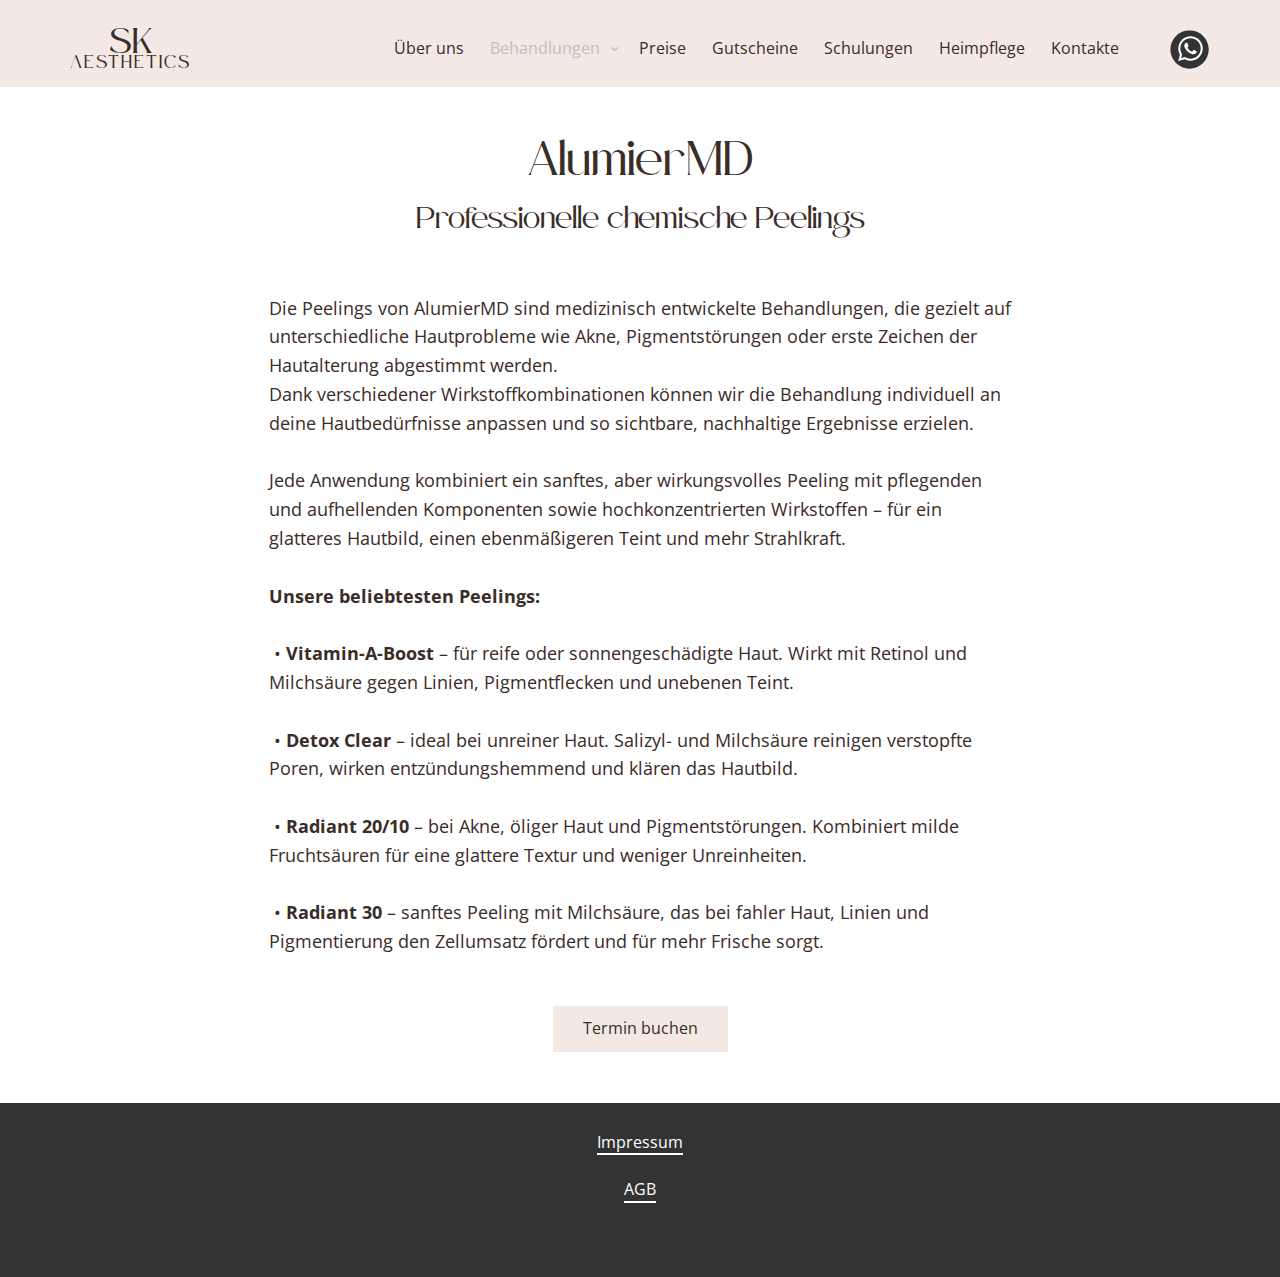
<file: B---AlumierMD.html>
<!DOCTYPE html>
<html style="font-size: 16px;" lang="en"><head>
    <!-- Google Tag Manager -->
    <script>(function(w,d,s,l,i){w[l]=w[l]||[];w[l].push({'gtm.start':
    new Date().getTime(),event:'gtm.js'});var f=d.getElementsByTagName(s)[0],
    j=d.createElement(s),dl=l!='dataLayer'?'&l='+l:'';j.async=true;j.src=
    'https://www.googletagmanager.com/gtm.js?id='+i+dl;f.parentNode.insertBefore(j,f);
    })(window,document,'script','dataLayer','GTM-NCVS973X');</script>
    <!-- End Google Tag Manager -->
    
    <meta name="viewport" content="width=device-width, initial-scale=1.0">
    <meta charset="utf-8">
    <meta name="keywords" content="SK​, GutscheineZeit für dich selbst oder zum Verschenken">
    <meta name="description" content="">
    <title>B - AlumierMD</title>
    <link rel="stylesheet" href="nicepage.css" media="screen">
<link rel="stylesheet" href="B---AlumierMD.css" media="screen">
    <script class="u-script" type="text/javascript" src="jquery.js" defer=""></script>
    <script class="u-script" type="text/javascript" src="nicepage.js" defer=""></script>
    <meta name="generator" content="Nicepage 7.10.10, nicepage.com">
    
    
    
    
    
    
    
    
    
    
    
    
    
    <link id="u-theme-google-font" rel="stylesheet" href="https://fonts.googleapis.com/css?family=Roboto:100,100i,200,200i,300,300i,400,400i,500,500i,600,600i,700,700i,800,800i,900,900i|Open+Sans:300,300i,400,400i,500,500i,600,600i,700,700i,800,800i">
    <script type="application/ld+json">{
		"@context": "http://schema.org",
		"@type": "Organization",
		"name": "",
		"sameAs": [
				"https://wa.me/4915901295668?text=Guten Tag, Ich möchte einen Termin vereinbaren!"
		]
}</script>
    <meta name="theme-color" content="#478ac9">
    <meta property="og:title" content="B - AlumierMD">
    <meta property="og:type" content="website">
  <meta name="referrer" content="origin"><meta data-intl-tel-input-cdn-path="intlTelInput/"></head>
  <body data-path-to-root="./" data-include-products="false" class="u-body u-xl-mode" data-lang="en">
    <!-- Google Tag Manager (noscript) -->
    <noscript><iframe src="https://www.googletagmanager.com/ns.html?id=GTM-NCVS973X"
    height="0" width="0" style="display:none;visibility:hidden"></iframe></noscript>
    <!-- End Google Tag Manager (noscript) -->

    <header class="u-align-center-sm u-align-center-xs u-clearfix u-header u-sticky u-sticky-fef9 u-white" id="header"><div class="u-clearfix u-sheet u-valign-middle-sm u-sheet-1">
        <div class="u-clearfix u-group-elements u-group-elements-1" data-href="./" data-page-id="233931943" title="Main" id="logo">
          <h2 class="u-align-center u-heading-font u-text u-text-default u-text-1">SK </h2>
          <p class="u-custom-font u-text u-text-2">AESTHETICS </p>
        </div>
        <nav class="u-align-left u-dropdown-icon u-menu u-menu-dropdown u-offcanvas u-menu-1" role="navigation" data-position="" data-responsive-from="MD">
          <div class="menu-collapse" style="font-size: 1rem;">
            <a class="u-button-style u-custom-text-active-color u-hamburger-link u-nav-link" href="#" tabindex="-1" aria-label="Open menu" aria-controls="7b4d">
              <svg class="u-svg-link" preserveAspectRatio="xMidYMin slice" viewBox="0 0 302 302" style=""><use xmlns:xlink="http://www.w3.org/1999/xlink" xlink:href="#svg-8a8f"></use></svg>
              <svg xmlns="http://www.w3.org/2000/svg" xmlns:xlink="http://www.w3.org/1999/xlink" version="1.1" id="svg-8a8f" x="0px" y="0px" viewBox="0 0 302 302" style="enable-background:new 0 0 302 302;" xml:space="preserve" class="u-svg-content"><g><rect y="36" width="302" height="30"></rect><rect y="236" width="302" height="30"></rect><rect y="136" width="302" height="30"></rect>
</g><g></g><g></g><g></g><g></g><g></g><g></g><g></g><g></g><g></g><g></g><g></g><g></g><g></g><g></g><g></g></svg>
            </a>
          </div>
          <div class="u-custom-menu u-nav-container" id="desktop-menu">
            <ul role="menubar" class="u-nav u-unstyled u-nav-1"><li role="none" class="u-nav-item"><a tabindex="-1" role="menuitem" class="u-button-style u-nav-link u-text-active-grey-25 u-text-hover-palette-2-base" href="index.html#block-7" data-page-id="233931943" style="padding: 10px 13px;">Über uns</a>
</li><li role="none" class="u-nav-item"><a tabindex="-1" role="menuitem" class="u-button-style u-nav-link u-text-active-grey-25 u-text-hover-palette-2-base" href="index.html#block-14" data-page-id="233931943" aria-haspopup="true" aria-expanded="true" style="padding: 10px 13px;">Behandlungen</a><div class="u-nav-popup"><ul role="menu" class="u-h-spacing-12 u-nav u-unstyled u-v-spacing-10 u-nav-2" aria-label="Behandlungen menu"><li role="none" class="u-nav-item"><a role="menuitem" class="u-button-style u-nav-link u-text-active-white u-white" href="B---Wimpernverlängerung.html">Wimpernverlängerung</a>
</li><li role="none" class="u-nav-item"><a role="menuitem" class="u-button-style u-nav-link u-text-active-white u-white" href="B---Augenbrauenlaminierung.html">Augenbrauenlifting</a>
</li><li role="none" class="u-nav-item"><a role="menuitem" class="u-button-style u-nav-link u-text-active-white u-white" href="B---Wimpernlaminierung.html">Wimpernlifting</a>
  </li><li role="none" class="u-nav-item"><a role="menuitem" class="u-button-style u-nav-link u-text-active-white u-white" href="B---Individuelle-Gesichtsbeh.html">Individuelle Gesichtsbehandlung</a>
    </li><li role="none" class="u-nav-item"><a role="menuitem" class="u-button-style u-nav-link u-text-active-white u-white" href="B---Glow-and-Hydrate.html">Glow &amp; Hydrate Dermaplaning</a>
</li><li role="none" class="u-nav-item"><a role="menuitem" class="u-button-style u-nav-link u-text-active-white u-white" href="B---Microneedling--SkinPen.html">Microneedling- SkinPen</a>
</li><li role="none" class="u-nav-item"><a role="menuitem" class="u-button-style u-nav-link u-text-active-white u-white" href="B---AlumierMD.html">AlumierMD – Professionelle chemische Peelings</a>
</li></ul>
</div>
</li><li role="none" class="u-nav-item"><a tabindex="-1" role="menuitem" class="u-button-style u-nav-link u-text-active-grey-25 u-text-hover-palette-2-base" href="index.html#block-12" data-page-id="233931943" style="padding: 10px 13px;">Preise</a>
</li><li role="none" class="u-nav-item"><a role="menuitem" class="u-button-style u-nav-link u-text-active-grey-25 u-text-hover-palette-2-base" href="Gutscheine.html" style="padding: 10px 13px;">Gutscheine</a>
</li><li role="none" class="u-nav-item"><a role="menuitem" class="u-button-style u-nav-link u-text-active-grey-25 u-text-hover-palette-2-base" href="Wimpernlifting-Schulung.html" style="padding: 10px 13px;">Schulungen</a>
</li><li role="none" class="u-nav-item"><a role="menuitem" class="u-button-style u-nav-link u-text-active-grey-25 u-text-hover-palette-2-base" href="Heimfplege.html" style="padding: 10px 13px;">Heimpflege</a>
</li><li role="none" class="u-nav-item"><a tabindex="-1" role="menuitem" class="u-button-style u-nav-link u-text-active-grey-25 u-text-hover-palette-2-base" href="index.html#sec-b3a3" data-page-id="233931943" style="padding: 10px 13px;">Kontakte</a>
</li></ul>
          </div>
          <div class="u-custom-menu u-nav-container-collapse" id="7b4d" role="region" aria-label="Menu panel">
            <div class="u-align-center u-container-align-center u-container-style u-inner-container-layout u-sidenav u-white u-sidenav-1">
              <div class="u-inner-container-layout u-sidenav-overflow">
                <div class="u-menu-close" tabindex="-1" aria-label="Close menu"></div>
                <ul class="u-align-left u-nav u-popupmenu-items u-spacing-20 u-unstyled u-nav-3" role="menubar"><li role="none" class="u-nav-item"><a tabindex="-1" role="menuitem" class="u-button-style u-nav-link" href="./#block-7" data-page-id="233931943">Über uns</a>
</li><li role="none" class="u-nav-item"><a tabindex="-1" role="menuitem" class="u-button-style u-nav-link" href="./#block-14" data-page-id="233931943" aria-haspopup="true" aria-expanded="true">Behandlungen</a><div class="u-nav-popup"><ul role="menu" class="u-h-spacing-12 u-nav u-unstyled u-v-spacing-10 u-nav-4" aria-label="Behandlungen menu" id="dropdown-behandlung"><li role="none" class="u-nav-item"><a role="menuitem" class="u-button-style u-nav-link" href="B---Wimpernverlängerung.html">Wimpernverlängerung</a>
</li><li role="none" class="u-nav-item"><a role="menuitem" class="u-button-style u-nav-link" href="B---Augenbrauenlaminierung.html">Augenbrauenlifting</a>
</li><li role="none" class="u-nav-item"><a role="menuitem" class="u-button-style u-nav-link" href="B---Wimpernlaminierung.html">Wimpernlifting</a>
</li><li role="none" class="u-nav-item"><a role="menuitem" class="u-button-style u-nav-link" href="B---Individuelle-Gesichtsbeh.html">Individuelle Gesichtsbehandlung</a>
</li><li role="none" class="u-nav-item"><a role="menuitem" class="u-button-style u-nav-link" href="B---Glow-and-Hydrate.html">Glow &amp; Hydrate Dermaplaning</a>
</li><li role="none" class="u-nav-item"><a role="menuitem" class="u-button-style u-nav-link" href="B---Microneedling--SkinPen.html">Microneedling- SkinPen</a>
</li><li role="none" class="u-nav-item"><a role="menuitem" class="u-button-style u-nav-link" href="B---AlumierMD.html">AlumierMD – Professionelle chemische Peelings</a>

</li></ul>
</div>
</li><li role="none" class="u-nav-item"><a tabindex="-1" role="menuitem" class="u-button-style u-nav-link" href="./#block-12" data-page-id="233931943">Preise</a>
</li><li role="none" class="u-nav-item"><a role="menuitem" class="u-button-style u-nav-link" href="Gutscheine.html">Gutscheine</a>
</li><li role="none" class="u-nav-item"><a role="menuitem" class="u-button-style u-nav-link" href="Wimpernlifting-Schulung.html">Schulungen</a>
</li><li role="none" class="u-nav-item"><a role="menuitem" class="u-button-style u-nav-link" href="Heimfplege.html">Heimpflege</a>
</li><li role="none" class="u-nav-item"><a tabindex="-1" role="menuitem" class="u-button-style u-nav-link" href="./#sec-b3a3" data-page-id="233931943">Kontakte</a>
</li></ul>
              </div>
            </div>
            <div class="u-black u-menu-overlay u-opacity u-opacity-70"></div>
          </div>
          <style class="menu-style">@media (max-width: 939px) {
                    [data-responsive-from="MD"] .u-nav-container {
                        display: none;
                    }
                    [data-responsive-from="MD"] .menu-collapse {
                        display: block;
                    }
                }</style>
        </nav>
        <div class="u-social-icons u-social-icons-1">
          <a class="u-social-url" target="_blank" data-type="Whatsapp" title="Whatsapp" href="https://wa.me/4915901295668?text=Guten Tag, Ich möchte einen Termin vereinbaren!"><span class="u-icon u-social-icon u-social-whatsapp u-text-grey-80 u-icon-1"><svg class="u-svg-link" preserveAspectRatio="xMidYMin slice" viewBox="0 0 112 112" style=""><use xlink:href="#svg-9761"></use></svg><svg class="u-svg-content" viewBox="0 0 112 112" x="0" y="0" id="svg-9761"><circle fill="currentColor" cx="56.1" cy="56.1" r="55"></circle><path fill="#FFFFFF" d="M83.8,28.3C77.2,21.7,68.4,18,59,18c-19.3,0-35.1,15.7-35.1,35.1c0,6.2,1.6,12.2,4.7,17.5l-5,18.2L42.2,84
	c5.1,2.8,10.9,4.3,16.8,4.3h0l0,0c19.3,0,35.1-15.7,35.1-35.1C94.1,43.8,90.5,35,83.8,28.3 M59,82.3L59,82.3
	c-5.2,0-10.4-1.4-14.9-4.1l-1.1-0.6l-11,2.9L35,69.8l-0.7-1.1c-2.9-4.6-4.5-10-4.5-15.5C29.8,37,42.9,24,59,24
	c7.8,0,15.1,3,20.6,8.6c5.5,5.5,8.5,12.8,8.5,20.6C88.2,69.2,75.1,82.3,59,82.3 M75,60.5c-0.9-0.4-5.2-2.6-6-2.9
	c-0.8-0.3-1.4-0.4-2,0.4s-2.3,2.9-2.8,3.4c-0.5,0.6-1,0.7-1.9,0.2c-0.9-0.4-3.7-1.4-7.1-4.4c-2.6-2.3-4.4-5.2-4.9-6.1
	c-0.5-0.9-0.1-1.4,0.4-1.8c0.4-0.4,0.9-1,1.3-1.5c0.4-0.5,0.6-0.9,0.9-1.5c0.3-0.6,0.1-1.1-0.1-1.5c-0.2-0.4-2-4.8-2.7-6.5
	c-0.7-1.7-1.4-1.5-2-1.5c-0.5,0-1.1,0-1.7,0c-0.6,0-1.5,0.2-2.3,1.1c-0.8,0.9-3.1,3-3.1,7.3c0,4.3,3.1,8.5,3.6,9.1
	c0.4,0.6,6.2,9.4,15,13.2c2.1,0.9,3.7,1.4,5,1.8c2.1,0.7,4,0.6,5.5,0.3c1.7-0.3,5.2-2.1,5.9-4.2c0.7-2,0.7-3.8,0.5-4.2
	C76.5,61.1,75.9,60.9,75,60.5"></path></svg></span>
          </a>
        </div>
      </div></header>
    <section class="u-clearfix u-section-1" id="block-15">
      <div class="u-clearfix u-sheet u-valign-bottom-lg u-valign-bottom-md u-valign-bottom-sm u-valign-bottom-xs u-sheet-1">
        <h2 class="u-align-center u-text u-text-1"> AlumierMD<span style="font-size: 1.875rem;">
            <br>Professionelle chemische Peelings</span>
          <br>
        </h2>
        <p class="u-text u-text-2"> Die Peelings von AlumierMD sind medizinisch entwickelte Behandlungen, die gezielt auf unterschiedliche Hautprobleme wie Akne, Pigmentstörungen oder erste Zeichen der Hautalterung abgestimmt werden.&nbsp;<br> Dank verschiedener Wirkstoffkombinationen können wir die Behandlung individuell an deine Hautbedürfnisse anpassen und so sichtbare, nachhaltige Ergebnisse erzielen.<br>
          <br> Jede Anwendung kombiniert ein sanftes, aber wirkungsvolles Peeling mit pflegenden und aufhellenden Komponenten sowie hochkonzentrierten Wirkstoffen – für ein glatteres Hautbild, einen ebenmäßigeren Teint und mehr Strahlkraft.&nbsp;<br>
          <br><b></b><b>Unsere beliebtesten Peelings:</b>&nbsp;&nbsp;<br>
          <br>&nbsp;​
• <b>Vitamin-A-Boost</b> – für reife oder sonnengeschädigte Haut. Wirkt mit Retinol und Milchsäure gegen Linien, Pigmentflecken und unebenen Teint.&nbsp;<br>
          <br>&nbsp;• <b>Detox Clear</b> – ideal bei unreiner Haut. Salizyl- und Milchsäure reinigen verstopfte Poren, wirken entzündungshemmend und klären das Hautbild.&nbsp;<br>
          <br>&nbsp;• <b>Radiant 20/10</b> – bei Akne, öliger Haut und Pigmentstörungen. Kombiniert milde Fruchtsäuren für eine glattere Textur und weniger Unreinheiten.&nbsp;<br>
          <br>&nbsp;• <b>Radiant 30</b> – sanftes Peeling mit Milchsäure, das bei fahler Haut, Linien und Pigmentierung den Zellumsatz fördert und für mehr Frische sorgt.&nbsp;<br>
        </p>
        <div class="u-align-center u-text u-text-2">
            <a href="" class="u-border-none u-btn u-button-style u-custom-color-1 u-hover-custom-color-2 u-btn-1" id="btn-emphasis-2">Termin buchen</a>
        </div>
        <br>
        <br>
      </div>
    </section>
    
    
    
    
    
    
    
    
    
    
    
    
    <footer class="u-align-center u-clearfix u-container-align-center u-footer u-grey-80 u-footer" id="footer"><div class="u-clearfix u-sheet u-sheet-1">
        <a href="Impressum.html" data-page-id="39966354" class="u-active-none u-border-2 u-border-no-left u-border-no-right u-border-no-top u-border-white u-btn u-btn-rectangle u-button-style u-hover-none u-none u-btn-1" title="Impressum">Impressum </a>
        <a href="AGB.html" data-page-id="24473425" class="u-active-none u-border-2 u-border-no-left u-border-no-right u-border-no-top u-border-white u-btn u-btn-rectangle u-button-style u-hover-none u-none u-btn-2" title="AGB">AGB</a>
      </div></footer>
    <section class="u-backlink u-clearfix u-grey-80"></section>
  
</body></html>
</file>
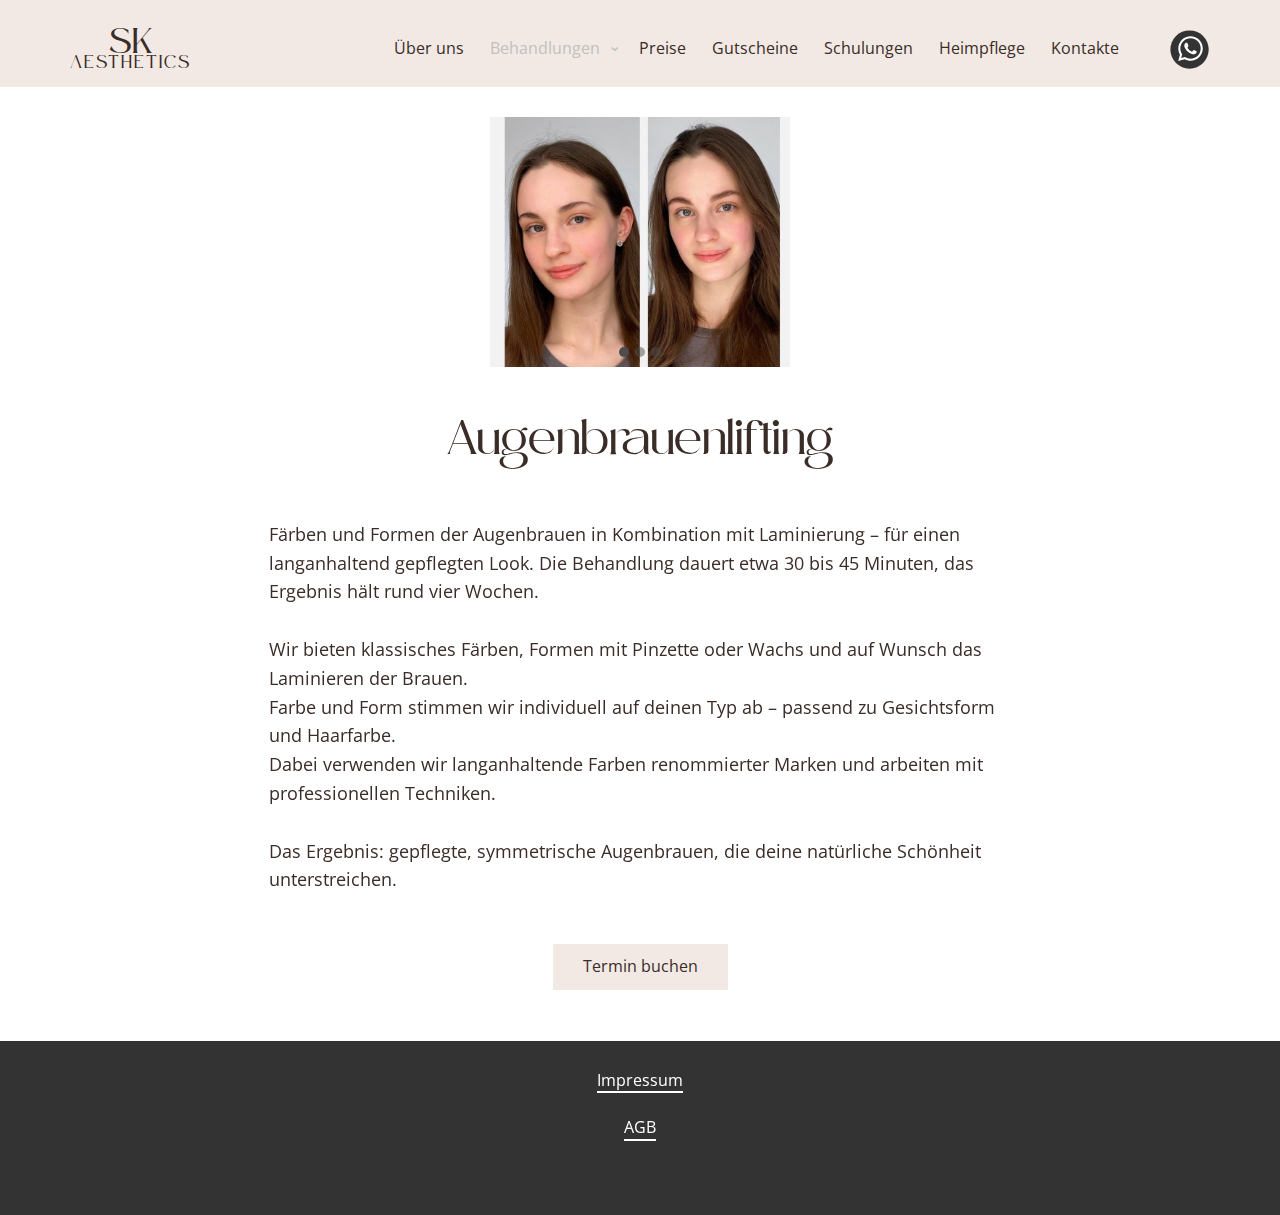
<file: B---Augenbrauenlaminierung.html>
<!DOCTYPE html>
<html style="font-size: 16px;" lang="en"><head>
    <!-- Google Tag Manager -->
    <script>(function(w,d,s,l,i){w[l]=w[l]||[];w[l].push({'gtm.start':
    new Date().getTime(),event:'gtm.js'});var f=d.getElementsByTagName(s)[0],
    j=d.createElement(s),dl=l!='dataLayer'?'&l='+l:'';j.async=true;j.src=
    'https://www.googletagmanager.com/gtm.js?id='+i+dl;f.parentNode.insertBefore(j,f);
    })(window,document,'script','dataLayer','GTM-NCVS973X');</script>
    <!-- End Google Tag Manager -->

    <meta name="viewport" content="width=device-width, initial-scale=1.0">
    <meta charset="utf-8">
    <meta name="keywords" content="SK​, GutscheineZeit für dich selbst oder zum Verschenken">
    <meta name="description" content="">
    <title>B - Augenbrauenlaminierung</title>
    <link rel="stylesheet" href="nicepage.css" media="screen">
<link rel="stylesheet" href="B---Augenbrauenlaminierung.css" media="screen">
<link rel="stylesheet" href="B---(Elements).css" media="screen">
    <script class="u-script" type="text/javascript" src="jquery.js" defer=""></script>
    <script class="u-script" type="text/javascript" src="nicepage.js" defer=""></script>
    <meta name="generator" content="Nicepage 7.10.10, nicepage.com">
    
    
    
    
    
    
    
    
    
    
    
    
    
    <link id="u-theme-google-font" rel="stylesheet" href="https://fonts.googleapis.com/css?family=Roboto:100,100i,200,200i,300,300i,400,400i,500,500i,600,600i,700,700i,800,800i,900,900i|Open+Sans:300,300i,400,400i,500,500i,600,600i,700,700i,800,800i">
    <script type="application/ld+json">{
		"@context": "http://schema.org",
		"@type": "Organization",
		"name": "",
		"sameAs": [
				"https://wa.me/4915901295668?text=Guten Tag, Ich möchte einen Termin vereinbaren!"
		]
}</script>
    <meta name="theme-color" content="#478ac9">
    <meta property="og:title" content="B - Augenbrauenlaminierung">
    <meta property="og:type" content="website">
  <meta name="referrer" content="origin"><meta data-intl-tel-input-cdn-path="intlTelInput/"></head>
  <body data-path-to-root="./" data-include-products="false" class="u-body u-xl-mode" data-lang="en">
    <!-- Google Tag Manager (noscript) -->
    <noscript><iframe src="https://www.googletagmanager.com/ns.html?id=GTM-NCVS973X"
    height="0" width="0" style="display:none;visibility:hidden"></iframe></noscript>
    <!-- End Google Tag Manager (noscript) -->
     
    <header class="u-align-center-sm u-align-center-xs u-clearfix u-header u-sticky u-sticky-fef9 u-white" id="header"><div class="u-clearfix u-sheet u-valign-middle-sm u-sheet-1">
        <div class="u-clearfix u-group-elements u-group-elements-1" data-href="./" data-page-id="233931943" title="Main" id="logo">
          <h2 class="u-align-center u-heading-font u-text u-text-default u-text-1">SK </h2>
          <p class="u-custom-font u-text u-text-2">AESTHETICS </p>
        </div>
        <nav class="u-align-left u-dropdown-icon u-menu u-menu-dropdown u-offcanvas u-menu-1" role="navigation" data-position="" data-responsive-from="MD">
          <div class="menu-collapse" style="font-size: 1rem;">
            <a class="u-button-style u-custom-text-active-color u-hamburger-link u-nav-link" href="#" tabindex="-1" aria-label="Open menu" aria-controls="7b4d">
              <svg class="u-svg-link" preserveAspectRatio="xMidYMin slice" viewBox="0 0 302 302" style=""><use xmlns:xlink="http://www.w3.org/1999/xlink" xlink:href="#svg-8a8f"></use></svg>
              <svg xmlns="http://www.w3.org/2000/svg" xmlns:xlink="http://www.w3.org/1999/xlink" version="1.1" id="svg-8a8f" x="0px" y="0px" viewBox="0 0 302 302" style="enable-background:new 0 0 302 302;" xml:space="preserve" class="u-svg-content"><g><rect y="36" width="302" height="30"></rect><rect y="236" width="302" height="30"></rect><rect y="136" width="302" height="30"></rect>
</g><g></g><g></g><g></g><g></g><g></g><g></g><g></g><g></g><g></g><g></g><g></g><g></g><g></g><g></g><g></g></svg>
            </a>
          </div>
          <div class="u-custom-menu u-nav-container" id="desktop-menu">
            <ul role="menubar" class="u-nav u-unstyled u-nav-1"><li role="none" class="u-nav-item"><a tabindex="-1" role="menuitem" class="u-button-style u-nav-link u-text-active-grey-25 u-text-hover-palette-2-base" href="index.html#block-7" data-page-id="233931943" style="padding: 10px 13px;">Über uns</a>
</li><li role="none" class="u-nav-item"><a tabindex="-1" role="menuitem" class="u-button-style u-nav-link u-text-active-grey-25 u-text-hover-palette-2-base" href="index.html#block-14" data-page-id="233931943" aria-haspopup="true" aria-expanded="true" style="padding: 10px 13px;">Behandlungen</a><div class="u-nav-popup"><ul role="menu" class="u-h-spacing-12 u-nav u-unstyled u-v-spacing-10 u-nav-2" aria-label="Behandlungen menu"><li role="none" class="u-nav-item"><a role="menuitem" class="u-button-style u-nav-link u-text-active-white u-white" href="B---Wimpernverlängerung.html">Wimpernverlängerung</a>
</li><li role="none" class="u-nav-item"><a role="menuitem" class="u-button-style u-nav-link u-text-active-white u-white" href="B---Augenbrauenlaminierung.html">Augenbrauenlifting</a>
</li><li role="none" class="u-nav-item"><a role="menuitem" class="u-button-style u-nav-link u-text-active-white u-white" href="B---Wimpernlaminierung.html">Wimpernlifting</a>
  </li><li role="none" class="u-nav-item"><a role="menuitem" class="u-button-style u-nav-link u-text-active-white u-white" href="B---Individuelle-Gesichtsbeh.html">Individuelle Gesichtsbehandlung</a>
    </li><li role="none" class="u-nav-item"><a role="menuitem" class="u-button-style u-nav-link u-text-active-white u-white" href="B---Glow-and-Hydrate.html">Glow &amp; Hydrate Dermaplaning</a>
</li><li role="none" class="u-nav-item"><a role="menuitem" class="u-button-style u-nav-link u-text-active-white u-white" href="B---Microneedling--SkinPen.html">Microneedling- SkinPen</a>
</li><li role="none" class="u-nav-item"><a role="menuitem" class="u-button-style u-nav-link u-text-active-white u-white" href="B---AlumierMD.html">AlumierMD – Professionelle chemische Peelings</a>
</li></ul>
</div>
</li><li role="none" class="u-nav-item"><a tabindex="-1" role="menuitem" class="u-button-style u-nav-link u-text-active-grey-25 u-text-hover-palette-2-base" href="index.html#block-12" data-page-id="233931943" style="padding: 10px 13px;">Preise</a>
</li><li role="none" class="u-nav-item"><a role="menuitem" class="u-button-style u-nav-link u-text-active-grey-25 u-text-hover-palette-2-base" href="Gutscheine.html" style="padding: 10px 13px;">Gutscheine</a>
</li><li role="none" class="u-nav-item"><a role="menuitem" class="u-button-style u-nav-link u-text-active-grey-25 u-text-hover-palette-2-base" href="Wimpernlifting-Schulung.html" style="padding: 10px 13px;">Schulungen</a>
</li><li role="none" class="u-nav-item"><a role="menuitem" class="u-button-style u-nav-link u-text-active-grey-25 u-text-hover-palette-2-base" href="Heimfplege.html" style="padding: 10px 13px;">Heimpflege</a>
</li><li role="none" class="u-nav-item"><a tabindex="-1" role="menuitem" class="u-button-style u-nav-link u-text-active-grey-25 u-text-hover-palette-2-base" href="index.html#sec-b3a3" data-page-id="233931943" style="padding: 10px 13px;">Kontakte</a>
</li></ul>
          </div>
          <div class="u-custom-menu u-nav-container-collapse" id="7b4d" role="region" aria-label="Menu panel">
            <div class="u-align-center u-container-align-center u-container-style u-inner-container-layout u-sidenav u-white u-sidenav-1">
              <div class="u-inner-container-layout u-sidenav-overflow">
                <div class="u-menu-close" tabindex="-1" aria-label="Close menu"></div>
                <ul class="u-align-left u-nav u-popupmenu-items u-spacing-20 u-unstyled u-nav-3" role="menubar"><li role="none" class="u-nav-item"><a tabindex="-1" role="menuitem" class="u-button-style u-nav-link" href="./#block-7" data-page-id="233931943">Über uns</a>
</li><li role="none" class="u-nav-item"><a tabindex="-1" role="menuitem" class="u-button-style u-nav-link" href="./#block-14" data-page-id="233931943" aria-haspopup="true" aria-expanded="true">Behandlungen</a><div class="u-nav-popup"><ul role="menu" class="u-h-spacing-12 u-nav u-unstyled u-v-spacing-10 u-nav-4" aria-label="Behandlungen menu" id="dropdown-behandlung"><li role="none" class="u-nav-item"><a role="menuitem" class="u-button-style u-nav-link" href="B---Wimpernverlängerung.html">Wimpernverlängerung</a>
</li><li role="none" class="u-nav-item"><a role="menuitem" class="u-button-style u-nav-link" href="B---Augenbrauenlaminierung.html">Augenbrauenlifting</a>
</li><li role="none" class="u-nav-item"><a role="menuitem" class="u-button-style u-nav-link" href="B---Wimpernlaminierung.html">Wimpernlifting</a>
</li><li role="none" class="u-nav-item"><a role="menuitem" class="u-button-style u-nav-link" href="B---Individuelle-Gesichtsbeh.html">Individuelle Gesichtsbehandlung</a>
</li><li role="none" class="u-nav-item"><a role="menuitem" class="u-button-style u-nav-link" href="B---Glow-and-Hydrate.html">Glow &amp; Hydrate Dermaplaning</a>
</li><li role="none" class="u-nav-item"><a role="menuitem" class="u-button-style u-nav-link" href="B---Microneedling--SkinPen.html">Microneedling- SkinPen</a>
</li><li role="none" class="u-nav-item"><a role="menuitem" class="u-button-style u-nav-link" href="B---AlumierMD.html">AlumierMD – Professionelle chemische Peelings</a>

</li></ul>
</div>
</li><li role="none" class="u-nav-item"><a tabindex="-1" role="menuitem" class="u-button-style u-nav-link" href="./#block-12" data-page-id="233931943">Preise</a>
</li><li role="none" class="u-nav-item"><a role="menuitem" class="u-button-style u-nav-link" href="Gutscheine.html">Gutscheine</a>
</li><li role="none" class="u-nav-item"><a role="menuitem" class="u-button-style u-nav-link" href="Wimpernlifting-Schulung.html">Schulungen</a>
</li><li role="none" class="u-nav-item"><a role="menuitem" class="u-button-style u-nav-link" href="Heimfplege.html">Heimpflege</a>
</li><li role="none" class="u-nav-item"><a tabindex="-1" role="menuitem" class="u-button-style u-nav-link" href="./#sec-b3a3" data-page-id="233931943">Kontakte</a>
</li></ul>
              </div>
            </div>
            <div class="u-black u-menu-overlay u-opacity u-opacity-70"></div>
          </div>
          <style class="menu-style">@media (max-width: 939px) {
                    [data-responsive-from="MD"] .u-nav-container {
                        display: none;
                    }
                    [data-responsive-from="MD"] .menu-collapse {
                        display: block;
                    }
                }</style>
        </nav>
        <div class="u-social-icons u-social-icons-1">
          <a class="u-social-url" target="_blank" data-type="Whatsapp" title="Whatsapp" href="https://wa.me/4915901295668?text=Guten Tag, Ich möchte einen Termin vereinbaren!"><span class="u-icon u-social-icon u-social-whatsapp u-text-grey-80 u-icon-1"><svg class="u-svg-link" preserveAspectRatio="xMidYMin slice" viewBox="0 0 112 112" style=""><use xlink:href="#svg-9761"></use></svg><svg class="u-svg-content" viewBox="0 0 112 112" x="0" y="0" id="svg-9761"><circle fill="currentColor" cx="56.1" cy="56.1" r="55"></circle><path fill="#FFFFFF" d="M83.8,28.3C77.2,21.7,68.4,18,59,18c-19.3,0-35.1,15.7-35.1,35.1c0,6.2,1.6,12.2,4.7,17.5l-5,18.2L42.2,84
	c5.1,2.8,10.9,4.3,16.8,4.3h0l0,0c19.3,0,35.1-15.7,35.1-35.1C94.1,43.8,90.5,35,83.8,28.3 M59,82.3L59,82.3
	c-5.2,0-10.4-1.4-14.9-4.1l-1.1-0.6l-11,2.9L35,69.8l-0.7-1.1c-2.9-4.6-4.5-10-4.5-15.5C29.8,37,42.9,24,59,24
	c7.8,0,15.1,3,20.6,8.6c5.5,5.5,8.5,12.8,8.5,20.6C88.2,69.2,75.1,82.3,59,82.3 M75,60.5c-0.9-0.4-5.2-2.6-6-2.9
	c-0.8-0.3-1.4-0.4-2,0.4s-2.3,2.9-2.8,3.4c-0.5,0.6-1,0.7-1.9,0.2c-0.9-0.4-3.7-1.4-7.1-4.4c-2.6-2.3-4.4-5.2-4.9-6.1
	c-0.5-0.9-0.1-1.4,0.4-1.8c0.4-0.4,0.9-1,1.3-1.5c0.4-0.5,0.6-0.9,0.9-1.5c0.3-0.6,0.1-1.1-0.1-1.5c-0.2-0.4-2-4.8-2.7-6.5
	c-0.7-1.7-1.4-1.5-2-1.5c-0.5,0-1.1,0-1.7,0c-0.6,0-1.5,0.2-2.3,1.1c-0.8,0.9-3.1,3-3.1,7.3c0,4.3,3.1,8.5,3.6,9.1
	c0.4,0.6,6.2,9.4,15,13.2c2.1,0.9,3.7,1.4,5,1.8c2.1,0.7,4,0.6,5.5,0.3c1.7-0.3,5.2-2.1,5.9-4.2c0.7-2,0.7-3.8,0.5-4.2
	C76.5,61.1,75.9,60.9,75,60.5"></path></svg></span>
          </a>
        </div>
      </div></header>
       <section class="u-align-center u-clearfix u-container-align-center u-section-8" id="block-21">
      <div class="u-clearfix u-sheet u-valign-middle u-sheet-1">
        <!-- <h2 class="u-text u-text-default u-text-1"></h2> -->
        <div class="u-carousel u-gallery u-gallery-slider u-layout-carousel u-lightbox u-no-transition u-show-text-on-hover u-gallery-1" id="carousel-61ba" data-interval="5000" data-u-ride="carousel">
          <ol class="u-absolute-hcenter u-carousel-indicators u-carousel-indicators-1">
            <li data-u-target="#carousel-61ba" data-u-slide-to="0" class="u-active u-grey-70 u-shape-circle" style="width: 10px; height: 10px;"></li>
            <li data-u-target="#carousel-61ba" data-u-slide-to="1" class="u-grey-70 u-shape-circle" style="width: 10px; height: 10px;"></li>
            <li data-u-target="#carousel-61ba" data-u-slide-to="2" class="u-grey-70 u-shape-circle" style="width: 10px; height: 10px;"></li>
          </ol>
          <div class="u-carousel-inner u-gallery-inner u-gallery-inner-1" role="listbox">
            <div class="u-active u-carousel-item u-effect-fade u-gallery-item u-carousel-item-1">
              <div class="u-back-slide">
                <img class="u-back-image u-expanded" src="images/al-1.jpg">
              </div>
            </div>
            <div class="u-carousel-item u-effect-fade u-gallery-item u-carousel-item-2">
              <div class="u-back-slide">
                <img class="u-back-image u-expanded" src="images/al-2.jpg">
              </div>
            </div>
            <div class="u-carousel-item u-effect-fade u-gallery-item u-carousel-item-2">
              <div class="u-back-slide">
                <img class="u-back-image u-expanded" src="images/al-3.jpg">
              </div>
            </div>
          </div>
          <!--
          <a class="u-absolute-vcenter u-carousel-control u-carousel-control-prev u-grey-70 u-icon-circle u-opacity u-opacity-70 u-spacing-10 u-text-white u-carousel-control-1" href="#carousel-61ba" role="button" data-u-slide="prev"><span aria-hidden="true">
              <svg viewBox="0 0 451.847 451.847"><path d="M97.141,225.92c0-8.095,3.091-16.192,9.259-22.366L300.689,9.27c12.359-12.359,32.397-12.359,44.751,0
c12.354,12.354,12.354,32.388,0,44.748L173.525,225.92l171.903,171.909c12.354,12.354,12.354,32.391,0,44.744
c-12.354,12.365-32.386,12.365-44.745,0l-194.29-194.281C100.226,242.115,97.141,234.018,97.141,225.92z"></path></svg></span><span class="sr-only">
              <svg viewBox="0 0 451.847 451.847"><path d="M97.141,225.92c0-8.095,3.091-16.192,9.259-22.366L300.689,9.27c12.359-12.359,32.397-12.359,44.751,0
c12.354,12.354,12.354,32.388,0,44.748L173.525,225.92l171.903,171.909c12.354,12.354,12.354,32.391,0,44.744
c-12.354,12.365-32.386,12.365-44.745,0l-194.29-194.281C100.226,242.115,97.141,234.018,97.141,225.92z"></path></svg></span>
          </a>
          <a class="u-absolute-vcenter u-carousel-control u-carousel-control-next u-grey-70 u-icon-circle u-opacity u-opacity-70 u-spacing-10 u-text-white u-carousel-control-2" href="#carousel-61ba" role="button" data-u-slide="next"><span aria-hidden="true">
              <svg viewBox="0 0 451.846 451.847"><path d="M345.441,248.292L151.154,442.573c-12.359,12.365-32.397,12.365-44.75,0c-12.354-12.354-12.354-32.391,0-44.744
L278.318,225.92L106.409,54.017c-12.354-12.359-12.354-32.394,0-44.748c12.354-12.359,32.391-12.359,44.75,0l194.287,194.284
c6.177,6.18,9.262,14.271,9.262,22.366C354.708,234.018,351.617,242.115,345.441,248.292z"></path></svg></span><span class="sr-only">
              <svg viewBox="0 0 451.846 451.847"><path d="M345.441,248.292L151.154,442.573c-12.359,12.365-32.397,12.365-44.75,0c-12.354-12.354-12.354-32.391,0-44.744
L278.318,225.92L106.409,54.017c-12.354-12.359-12.354-32.394,0-44.748c12.354-12.359,32.391-12.359,44.75,0l194.287,194.284
c6.177,6.18,9.262,14.271,9.262,22.366C354.708,234.018,351.617,242.115,345.441,248.292z"></path></svg></span>
          </a>
          -->
        </div>
      </div>
    </section>
    <section class="u-clearfix u-section-1" id="block-15">
      <div class="u-clearfix u-sheet u-sheet-1">
        <h2 class="u-align-center u-text u-text-default u-text-1"> Augenbrauenlifting<br>
        </h2>
        <p class="u-text u-text-2"> Färben und Formen der Augenbrauen in Kombination mit Laminierung – für einen langanhaltend gepflegten Look.
Die Behandlung dauert etwa 30 bis 45 Minuten, das Ergebnis hält rund vier Wochen.<br>
          <br> Wir bieten klassisches Färben, Formen mit Pinzette oder Wachs und auf Wunsch das Laminieren der Brauen.<br> Farbe und Form stimmen wir individuell auf deinen Typ ab – passend zu Gesichtsform und Haarfarbe.<br> Dabei verwenden wir langanhaltende Farben renommierter Marken und arbeiten mit professionellen Techniken.<br>
          <br>Das Ergebnis: gepflegte, symmetrische Augenbrauen, die deine natürliche Schönheit unterstreichen.<br>
        </p>
         <div class="u-align-center u-text u-text-2">
            <a href="" class="u-border-none u-btn u-button-style u-custom-color-1 u-hover-custom-color-2 u-btn-1" id="btn-emphasis-2">Termin buchen</a>
        </div>
        <br>
        <br>
      </div>
    </section>
    
    
    
    
    
    
    
    
    
    
    
    
    <footer class="u-align-center u-clearfix u-container-align-center u-footer u-grey-80 u-footer" id="footer"><div class="u-clearfix u-sheet u-sheet-1">
        <a href="Impressum.html" data-page-id="39966354" class="u-active-none u-border-2 u-border-no-left u-border-no-right u-border-no-top u-border-white u-btn u-btn-rectangle u-button-style u-hover-none u-none u-btn-1" title="Impressum">Impressum </a>
        <a href="AGB.html" data-page-id="24473425" class="u-active-none u-border-2 u-border-no-left u-border-no-right u-border-no-top u-border-white u-btn u-btn-rectangle u-button-style u-hover-none u-none u-btn-2" title="AGB">AGB</a>
      </div></footer>
    <section class="u-backlink u-clearfix u-grey-80"></section>
  
</body></html>
</file>
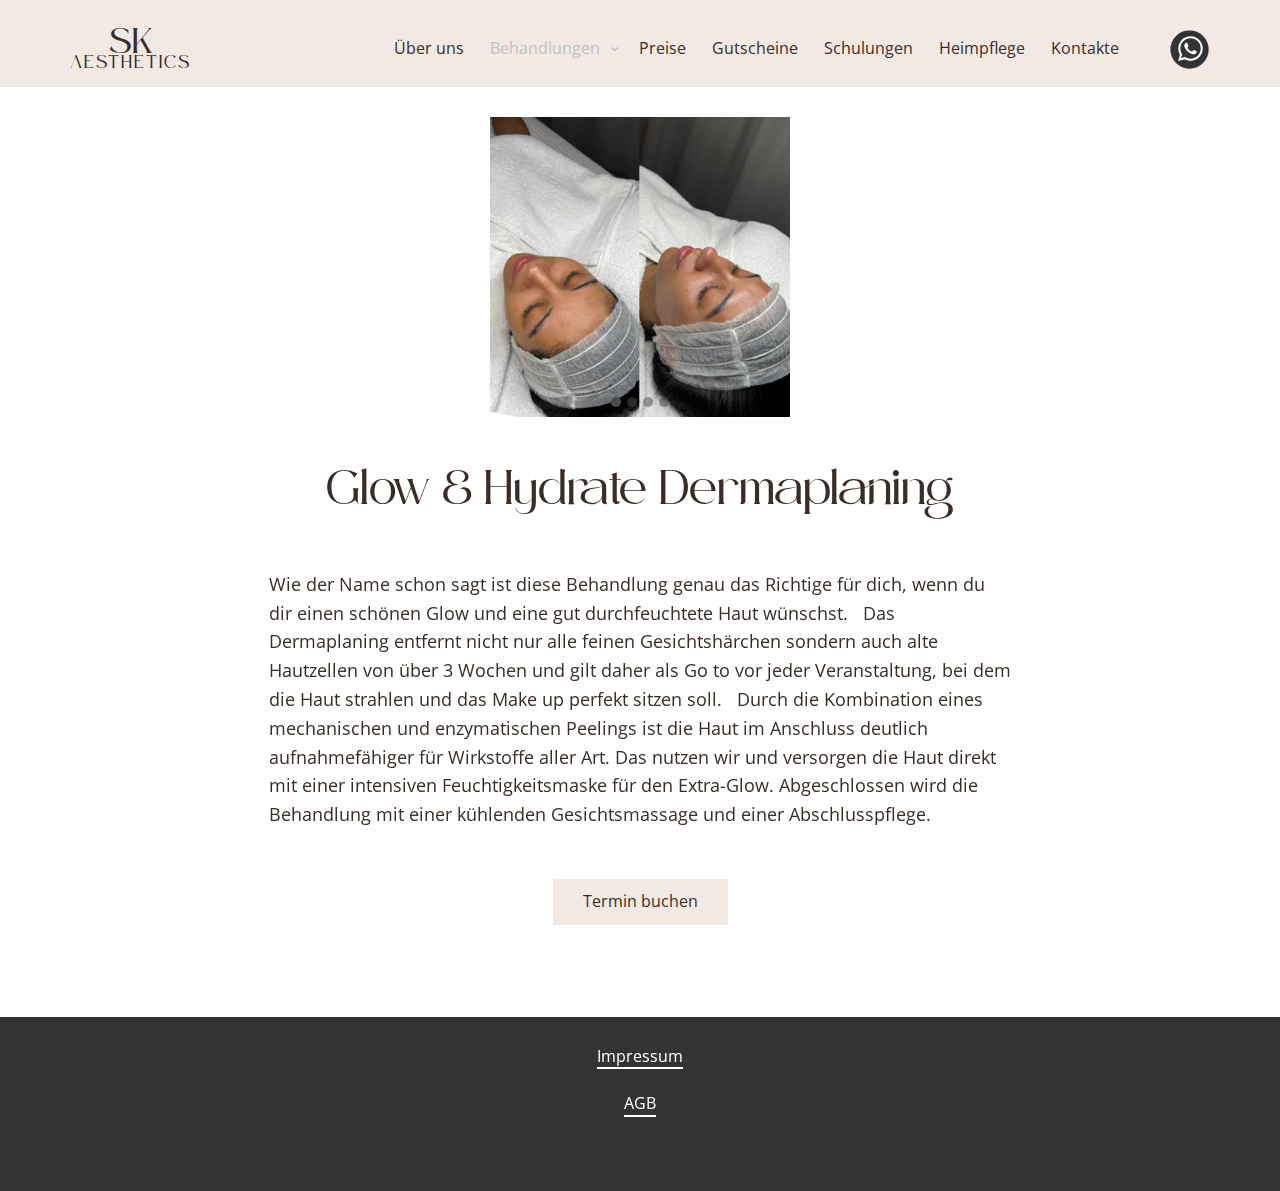
<file: B---Glow-and-Hydrate.html>
<!DOCTYPE html>
<html style="font-size: 16px;" lang="en"><head>
    <!-- Google Tag Manager -->
    <script>(function(w,d,s,l,i){w[l]=w[l]||[];w[l].push({'gtm.start':
    new Date().getTime(),event:'gtm.js'});var f=d.getElementsByTagName(s)[0],
    j=d.createElement(s),dl=l!='dataLayer'?'&l='+l:'';j.async=true;j.src=
    'https://www.googletagmanager.com/gtm.js?id='+i+dl;f.parentNode.insertBefore(j,f);
    })(window,document,'script','dataLayer','GTM-NCVS973X');</script>
    <!-- End Google Tag Manager -->

    <meta name="viewport" content="width=device-width, initial-scale=1.0">
    <meta charset="utf-8">
    <meta name="keywords" content="SK​, GutscheineZeit für dich selbst oder zum Verschenken">
    <meta name="description" content="">
    <title>B - Glow and Hydrate</title>
    <link rel="stylesheet" href="nicepage.css" media="screen">
<link rel="stylesheet" href="B---Glow-and-Hydrate.css" media="screen">
<link rel="stylesheet" href="B---(Elements).css" media="screen">
    <script class="u-script" type="text/javascript" src="jquery.js" defer=""></script>
    <script class="u-script" type="text/javascript" src="nicepage.js" defer=""></script>
    <meta name="generator" content="Nicepage 7.10.10, nicepage.com">
    
    
    
    
    
    
    
    
    
    
    
    
    
    <link id="u-theme-google-font" rel="stylesheet" href="https://fonts.googleapis.com/css?family=Roboto:100,100i,200,200i,300,300i,400,400i,500,500i,600,600i,700,700i,800,800i,900,900i|Open+Sans:300,300i,400,400i,500,500i,600,600i,700,700i,800,800i">
    <script type="application/ld+json">{
		"@context": "http://schema.org",
		"@type": "Organization",
		"name": "",
		"sameAs": [
				"https://wa.me/4915901295668?text=Guten Tag, Ich möchte einen Termin vereinbaren!"
		]
}</script>
    <meta name="theme-color" content="#478ac9">
    <meta property="og:title" content="B - Glow and Hydrate">
    <meta property="og:type" content="website">
  <meta name="referrer" content="origin"><meta data-intl-tel-input-cdn-path="intlTelInput/"></head>
  <body data-path-to-root="./" data-include-products="false" class="u-body u-xl-mode" data-lang="en">
    <!-- Google Tag Manager (noscript) -->
    <noscript><iframe src="https://www.googletagmanager.com/ns.html?id=GTM-NCVS973X"
    height="0" width="0" style="display:none;visibility:hidden"></iframe></noscript>
    <!-- End Google Tag Manager (noscript) -->
     
    <header class="u-align-center-sm u-align-center-xs u-clearfix u-header u-sticky u-sticky-fef9 u-white" id="header"><div class="u-clearfix u-sheet u-valign-middle-sm u-sheet-1">
        <div class="u-clearfix u-group-elements u-group-elements-1" data-href="./" data-page-id="233931943" title="Main" id="logo">
          <h2 class="u-align-center u-heading-font u-text u-text-default u-text-1">SK </h2>
          <p class="u-custom-font u-text u-text-2">AESTHETICS </p>
        </div>
        <nav class="u-align-left u-dropdown-icon u-menu u-menu-dropdown u-offcanvas u-menu-1" role="navigation" data-position="" data-responsive-from="MD">
          <div class="menu-collapse" style="font-size: 1rem;">
            <a class="u-button-style u-custom-text-active-color u-hamburger-link u-nav-link" href="#" tabindex="-1" aria-label="Open menu" aria-controls="7b4d">
              <svg class="u-svg-link" preserveAspectRatio="xMidYMin slice" viewBox="0 0 302 302" style=""><use xmlns:xlink="http://www.w3.org/1999/xlink" xlink:href="#svg-8a8f"></use></svg>
              <svg xmlns="http://www.w3.org/2000/svg" xmlns:xlink="http://www.w3.org/1999/xlink" version="1.1" id="svg-8a8f" x="0px" y="0px" viewBox="0 0 302 302" style="enable-background:new 0 0 302 302;" xml:space="preserve" class="u-svg-content"><g><rect y="36" width="302" height="30"></rect><rect y="236" width="302" height="30"></rect><rect y="136" width="302" height="30"></rect>
</g><g></g><g></g><g></g><g></g><g></g><g></g><g></g><g></g><g></g><g></g><g></g><g></g><g></g><g></g><g></g></svg>
            </a>
          </div>
          <div class="u-custom-menu u-nav-container" id="desktop-menu">
            <ul role="menubar" class="u-nav u-unstyled u-nav-1"><li role="none" class="u-nav-item"><a tabindex="-1" role="menuitem" class="u-button-style u-nav-link u-text-active-grey-25 u-text-hover-palette-2-base" href="index.html#block-7" data-page-id="233931943" style="padding: 10px 13px;">Über uns</a>
</li><li role="none" class="u-nav-item"><a tabindex="-1" role="menuitem" class="u-button-style u-nav-link u-text-active-grey-25 u-text-hover-palette-2-base" href="index.html#block-14" data-page-id="233931943" aria-haspopup="true" aria-expanded="true" style="padding: 10px 13px;">Behandlungen</a><div class="u-nav-popup"><ul role="menu" class="u-h-spacing-12 u-nav u-unstyled u-v-spacing-10 u-nav-2" aria-label="Behandlungen menu"><li role="none" class="u-nav-item"><a role="menuitem" class="u-button-style u-nav-link u-text-active-white u-white" href="B---Wimpernverlängerung.html">Wimpernverlängerung</a>
</li><li role="none" class="u-nav-item"><a role="menuitem" class="u-button-style u-nav-link u-text-active-white u-white" href="B---Augenbrauenlaminierung.html">Augenbrauenlifting</a>
</li><li role="none" class="u-nav-item"><a role="menuitem" class="u-button-style u-nav-link u-text-active-white u-white" href="B---Wimpernlaminierung.html">Wimpernlifting</a>
  </li><li role="none" class="u-nav-item"><a role="menuitem" class="u-button-style u-nav-link u-text-active-white u-white" href="B---Individuelle-Gesichtsbeh.html">Individuelle Gesichtsbehandlung</a>
    </li><li role="none" class="u-nav-item"><a role="menuitem" class="u-button-style u-nav-link u-text-active-white u-white" href="B---Glow-and-Hydrate.html">Glow &amp; Hydrate Dermaplaning</a>
</li><li role="none" class="u-nav-item"><a role="menuitem" class="u-button-style u-nav-link u-text-active-white u-white" href="B---Microneedling--SkinPen.html">Microneedling- SkinPen</a>
</li><li role="none" class="u-nav-item"><a role="menuitem" class="u-button-style u-nav-link u-text-active-white u-white" href="B---AlumierMD.html">AlumierMD – Professionelle chemische Peelings</a>
</li></ul>
</div>
</li><li role="none" class="u-nav-item"><a tabindex="-1" role="menuitem" class="u-button-style u-nav-link u-text-active-grey-25 u-text-hover-palette-2-base" href="index.html#block-12" data-page-id="233931943" style="padding: 10px 13px;">Preise</a>
</li><li role="none" class="u-nav-item"><a role="menuitem" class="u-button-style u-nav-link u-text-active-grey-25 u-text-hover-palette-2-base" href="Gutscheine.html" style="padding: 10px 13px;">Gutscheine</a>
</li><li role="none" class="u-nav-item"><a role="menuitem" class="u-button-style u-nav-link u-text-active-grey-25 u-text-hover-palette-2-base" href="Wimpernlifting-Schulung.html" style="padding: 10px 13px;">Schulungen</a>
</li><li role="none" class="u-nav-item"><a role="menuitem" class="u-button-style u-nav-link u-text-active-grey-25 u-text-hover-palette-2-base" href="Heimfplege.html" style="padding: 10px 13px;">Heimpflege</a>
</li><li role="none" class="u-nav-item"><a tabindex="-1" role="menuitem" class="u-button-style u-nav-link u-text-active-grey-25 u-text-hover-palette-2-base" href="index.html#sec-b3a3" data-page-id="233931943" style="padding: 10px 13px;">Kontakte</a>
</li></ul>
          </div>
          <div class="u-custom-menu u-nav-container-collapse" id="7b4d" role="region" aria-label="Menu panel">
            <div class="u-align-center u-container-align-center u-container-style u-inner-container-layout u-sidenav u-white u-sidenav-1">
              <div class="u-inner-container-layout u-sidenav-overflow">
                <div class="u-menu-close" tabindex="-1" aria-label="Close menu"></div>
                <ul class="u-align-left u-nav u-popupmenu-items u-spacing-20 u-unstyled u-nav-3" role="menubar"><li role="none" class="u-nav-item"><a tabindex="-1" role="menuitem" class="u-button-style u-nav-link" href="./#block-7" data-page-id="233931943">Über uns</a>
</li><li role="none" class="u-nav-item"><a tabindex="-1" role="menuitem" class="u-button-style u-nav-link" href="./#block-14" data-page-id="233931943" aria-haspopup="true" aria-expanded="true">Behandlungen</a><div class="u-nav-popup"><ul role="menu" class="u-h-spacing-12 u-nav u-unstyled u-v-spacing-10 u-nav-4" aria-label="Behandlungen menu" id="dropdown-behandlung"><li role="none" class="u-nav-item"><a role="menuitem" class="u-button-style u-nav-link" href="B---Wimpernverlängerung.html">Wimpernverlängerung</a>
</li><li role="none" class="u-nav-item"><a role="menuitem" class="u-button-style u-nav-link" href="B---Augenbrauenlaminierung.html">Augenbrauenlifting</a>
</li><li role="none" class="u-nav-item"><a role="menuitem" class="u-button-style u-nav-link" href="B---Wimpernlaminierung.html">Wimpernlifting</a>
</li><li role="none" class="u-nav-item"><a role="menuitem" class="u-button-style u-nav-link" href="B---Individuelle-Gesichtsbeh.html">Individuelle Gesichtsbehandlung</a>
</li><li role="none" class="u-nav-item"><a role="menuitem" class="u-button-style u-nav-link" href="B---Glow-and-Hydrate.html">Glow &amp; Hydrate Dermaplaning</a>
</li><li role="none" class="u-nav-item"><a role="menuitem" class="u-button-style u-nav-link" href="B---Microneedling--SkinPen.html">Microneedling- SkinPen</a>
</li><li role="none" class="u-nav-item"><a role="menuitem" class="u-button-style u-nav-link" href="B---AlumierMD.html">AlumierMD – Professionelle chemische Peelings</a>

</li></ul>
</div>
</li><li role="none" class="u-nav-item"><a tabindex="-1" role="menuitem" class="u-button-style u-nav-link" href="./#block-12" data-page-id="233931943">Preise</a>
</li><li role="none" class="u-nav-item"><a role="menuitem" class="u-button-style u-nav-link" href="Gutscheine.html">Gutscheine</a>
</li><li role="none" class="u-nav-item"><a role="menuitem" class="u-button-style u-nav-link" href="Wimpernlifting-Schulung.html">Schulungen</a>
</li><li role="none" class="u-nav-item"><a role="menuitem" class="u-button-style u-nav-link" href="Heimfplege.html">Heimpflege</a>
</li><li role="none" class="u-nav-item"><a tabindex="-1" role="menuitem" class="u-button-style u-nav-link" href="./#sec-b3a3" data-page-id="233931943">Kontakte</a>
</li></ul>
              </div>
            </div>
            <div class="u-black u-menu-overlay u-opacity u-opacity-70"></div>
          </div>
          <style class="menu-style">@media (max-width: 939px) {
                    [data-responsive-from="MD"] .u-nav-container {
                        display: none;
                    }
                    [data-responsive-from="MD"] .menu-collapse {
                        display: block;
                    }
                }</style>
        </nav>
        <div class="u-social-icons u-social-icons-1">
          <a class="u-social-url" target="_blank" data-type="Whatsapp" title="Whatsapp" href="https://wa.me/4915901295668?text=Guten Tag, Ich möchte einen Termin vereinbaren!"><span class="u-icon u-social-icon u-social-whatsapp u-text-grey-80 u-icon-1"><svg class="u-svg-link" preserveAspectRatio="xMidYMin slice" viewBox="0 0 112 112" style=""><use xlink:href="#svg-9761"></use></svg><svg class="u-svg-content" viewBox="0 0 112 112" x="0" y="0" id="svg-9761"><circle fill="currentColor" cx="56.1" cy="56.1" r="55"></circle><path fill="#FFFFFF" d="M83.8,28.3C77.2,21.7,68.4,18,59,18c-19.3,0-35.1,15.7-35.1,35.1c0,6.2,1.6,12.2,4.7,17.5l-5,18.2L42.2,84
	c5.1,2.8,10.9,4.3,16.8,4.3h0l0,0c19.3,0,35.1-15.7,35.1-35.1C94.1,43.8,90.5,35,83.8,28.3 M59,82.3L59,82.3
	c-5.2,0-10.4-1.4-14.9-4.1l-1.1-0.6l-11,2.9L35,69.8l-0.7-1.1c-2.9-4.6-4.5-10-4.5-15.5C29.8,37,42.9,24,59,24
	c7.8,0,15.1,3,20.6,8.6c5.5,5.5,8.5,12.8,8.5,20.6C88.2,69.2,75.1,82.3,59,82.3 M75,60.5c-0.9-0.4-5.2-2.6-6-2.9
	c-0.8-0.3-1.4-0.4-2,0.4s-2.3,2.9-2.8,3.4c-0.5,0.6-1,0.7-1.9,0.2c-0.9-0.4-3.7-1.4-7.1-4.4c-2.6-2.3-4.4-5.2-4.9-6.1
	c-0.5-0.9-0.1-1.4,0.4-1.8c0.4-0.4,0.9-1,1.3-1.5c0.4-0.5,0.6-0.9,0.9-1.5c0.3-0.6,0.1-1.1-0.1-1.5c-0.2-0.4-2-4.8-2.7-6.5
	c-0.7-1.7-1.4-1.5-2-1.5c-0.5,0-1.1,0-1.7,0c-0.6,0-1.5,0.2-2.3,1.1c-0.8,0.9-3.1,3-3.1,7.3c0,4.3,3.1,8.5,3.6,9.1
	c0.4,0.6,6.2,9.4,15,13.2c2.1,0.9,3.7,1.4,5,1.8c2.1,0.7,4,0.6,5.5,0.3c1.7-0.3,5.2-2.1,5.9-4.2c0.7-2,0.7-3.8,0.5-4.2
	C76.5,61.1,75.9,60.9,75,60.5"></path></svg></span>
          </a>
        </div>
      </div></header>
       <section class="u-align-center u-clearfix u-container-align-center u-section-8" id="block-21">
      <div class="u-clearfix u-sheet u-valign-middle u-sheet-1">
        <!-- <h2 class="u-text u-text-default u-text-1"></h2> -->
        <div class="u-carousel u-gallery u-gallery-slider u-layout-carousel u-lightbox u-no-transition u-show-text-on-hover u-gallery-3" id="carousel-61ba" data-interval="5000" data-u-ride="carousel">
          <ol class="u-absolute-hcenter u-carousel-indicators u-carousel-indicators-1">
            <li data-u-target="#carousel-61ba" data-u-slide-to="0" class="u-active u-grey-70 u-shape-circle" style="width: 10px; height: 10px;"></li>
            <li data-u-target="#carousel-61ba" data-u-slide-to="1" class="u-grey-70 u-shape-circle" style="width: 10px; height: 10px;"></li>
            <li data-u-target="#carousel-61ba" data-u-slide-to="2" class="u-grey-70 u-shape-circle" style="width: 10px; height: 10px;"></li>
            <li data-u-target="#carousel-61ba" data-u-slide-to="3" class="u-grey-70 u-shape-circle" style="width: 10px; height: 10px;"></li>
          </ol>
          <div class="u-carousel-inner u-gallery-inner u-gallery-inner-1" role="listbox">
            <div class="u-active u-carousel-item u-effect-fade u-gallery-item u-carousel-item-1">
              <div class="u-back-slide">
                <img class="u-back-image u-expanded" src="images/g8-1.jpg">
              </div>
            </div>
            <div class="u-carousel-item u-effect-fade u-gallery-item u-carousel-item-2">
              <div class="u-back-slide">
                <img class="u-back-image u-expanded" src="images/g8-2.jpg">
              </div>
            </div>
            <div class="u-carousel-item u-effect-fade u-gallery-item u-carousel-item-2">
              <div class="u-back-slide">
                <img class="u-back-image u-expanded" src="images/g8-3.jpg">
              </div>
            </div>
            <div class="u-carousel-item u-effect-fade u-gallery-item u-carousel-item-2">
              <div class="u-back-slide">
                <img class="u-back-image u-expanded" src="images/g8-4.jpg">
              </div>
            </div>
          </div>
          <!--
          <a class="u-absolute-vcenter u-carousel-control u-carousel-control-prev u-grey-70 u-icon-circle u-opacity u-opacity-70 u-spacing-10 u-text-white u-carousel-control-1" href="#carousel-61ba" role="button" data-u-slide="prev"><span aria-hidden="true">
              <svg viewBox="0 0 451.847 451.847"><path d="M97.141,225.92c0-8.095,3.091-16.192,9.259-22.366L300.689,9.27c12.359-12.359,32.397-12.359,44.751,0
c12.354,12.354,12.354,32.388,0,44.748L173.525,225.92l171.903,171.909c12.354,12.354,12.354,32.391,0,44.744
c-12.354,12.365-32.386,12.365-44.745,0l-194.29-194.281C100.226,242.115,97.141,234.018,97.141,225.92z"></path></svg></span><span class="sr-only">
              <svg viewBox="0 0 451.847 451.847"><path d="M97.141,225.92c0-8.095,3.091-16.192,9.259-22.366L300.689,9.27c12.359-12.359,32.397-12.359,44.751,0
c12.354,12.354,12.354,32.388,0,44.748L173.525,225.92l171.903,171.909c12.354,12.354,12.354,32.391,0,44.744
c-12.354,12.365-32.386,12.365-44.745,0l-194.29-194.281C100.226,242.115,97.141,234.018,97.141,225.92z"></path></svg></span>
          </a>
          <a class="u-absolute-vcenter u-carousel-control u-carousel-control-next u-grey-70 u-icon-circle u-opacity u-opacity-70 u-spacing-10 u-text-white u-carousel-control-2" href="#carousel-61ba" role="button" data-u-slide="next"><span aria-hidden="true">
              <svg viewBox="0 0 451.846 451.847"><path d="M345.441,248.292L151.154,442.573c-12.359,12.365-32.397,12.365-44.75,0c-12.354-12.354-12.354-32.391,0-44.744
L278.318,225.92L106.409,54.017c-12.354-12.359-12.354-32.394,0-44.748c12.354-12.359,32.391-12.359,44.75,0l194.287,194.284
c6.177,6.18,9.262,14.271,9.262,22.366C354.708,234.018,351.617,242.115,345.441,248.292z"></path></svg></span><span class="sr-only">
              <svg viewBox="0 0 451.846 451.847"><path d="M345.441,248.292L151.154,442.573c-12.359,12.365-32.397,12.365-44.75,0c-12.354-12.354-12.354-32.391,0-44.744
L278.318,225.92L106.409,54.017c-12.354-12.359-12.354-32.394,0-44.748c12.354-12.359,32.391-12.359,44.75,0l194.287,194.284
c6.177,6.18,9.262,14.271,9.262,22.366C354.708,234.018,351.617,242.115,345.441,248.292z"></path></svg></span>
          </a>
          -->
        </div>
      </div>
    </section>
    <section class="u-clearfix u-section-1" id="block-15">
      <div class="u-clearfix u-sheet u-sheet-1">
        <h2 class="u-align-center u-text u-text-default u-text-1"> Glow &amp; Hydrate Dermaplaning<br>
        </h2>
        <p class="u-text u-text-2"> Wie der Name schon sagt ist diese Behandlung genau das Richtige für dich, wenn du dir einen schönen Glow und eine gut durchfeuchtete Haut wünschst.&nbsp;&nbsp; Das Dermaplaning entfernt nicht nur alle feinen Gesichtshärchen sondern auch alte Hautzellen von über 3 Wochen und gilt daher als Go to vor jeder Veranstaltung, bei dem die Haut strahlen und das Make up perfekt sitzen soll.&nbsp;&nbsp; Durch die Kombination eines mechanischen und enzymatischen Peelings ist die Haut im Anschluss deutlich aufnahmefähiger für Wirkstoffe aller Art. Das nutzen wir und versorgen die Haut direkt mit einer intensiven Feuchtigkeitsmaske für den Extra-Glow. Abgeschlossen wird die Behandlung mit einer kühlenden Gesichtsmassage und einer Abschlusspflege.&nbsp;<br>
        </p>
        <div class="u-align-center u-text u-text-2">
            <a href="" class="u-border-none u-btn u-button-style u-custom-color-1 u-hover-custom-color-2 u-btn-1" id="btn-emphasis-2">Termin buchen</a>
        </div>
        <br>
        <br>
      </div>
    </section>
    
    
    
    
    
    
    
    
    
    
    
    
    <footer class="u-align-center u-clearfix u-container-align-center u-footer u-grey-80 u-footer" id="footer"><div class="u-clearfix u-sheet u-sheet-1">
        <a href="Impressum.html" data-page-id="39966354" class="u-active-none u-border-2 u-border-no-left u-border-no-right u-border-no-top u-border-white u-btn u-btn-rectangle u-button-style u-hover-none u-none u-btn-1" title="Impressum">Impressum </a>
        <a href="AGB.html" data-page-id="24473425" class="u-active-none u-border-2 u-border-no-left u-border-no-right u-border-no-top u-border-white u-btn u-btn-rectangle u-button-style u-hover-none u-none u-btn-2" title="AGB">AGB</a>
      </div></footer>
    <section class="u-backlink u-clearfix u-grey-80"></section>
  
</body></html>
</file>
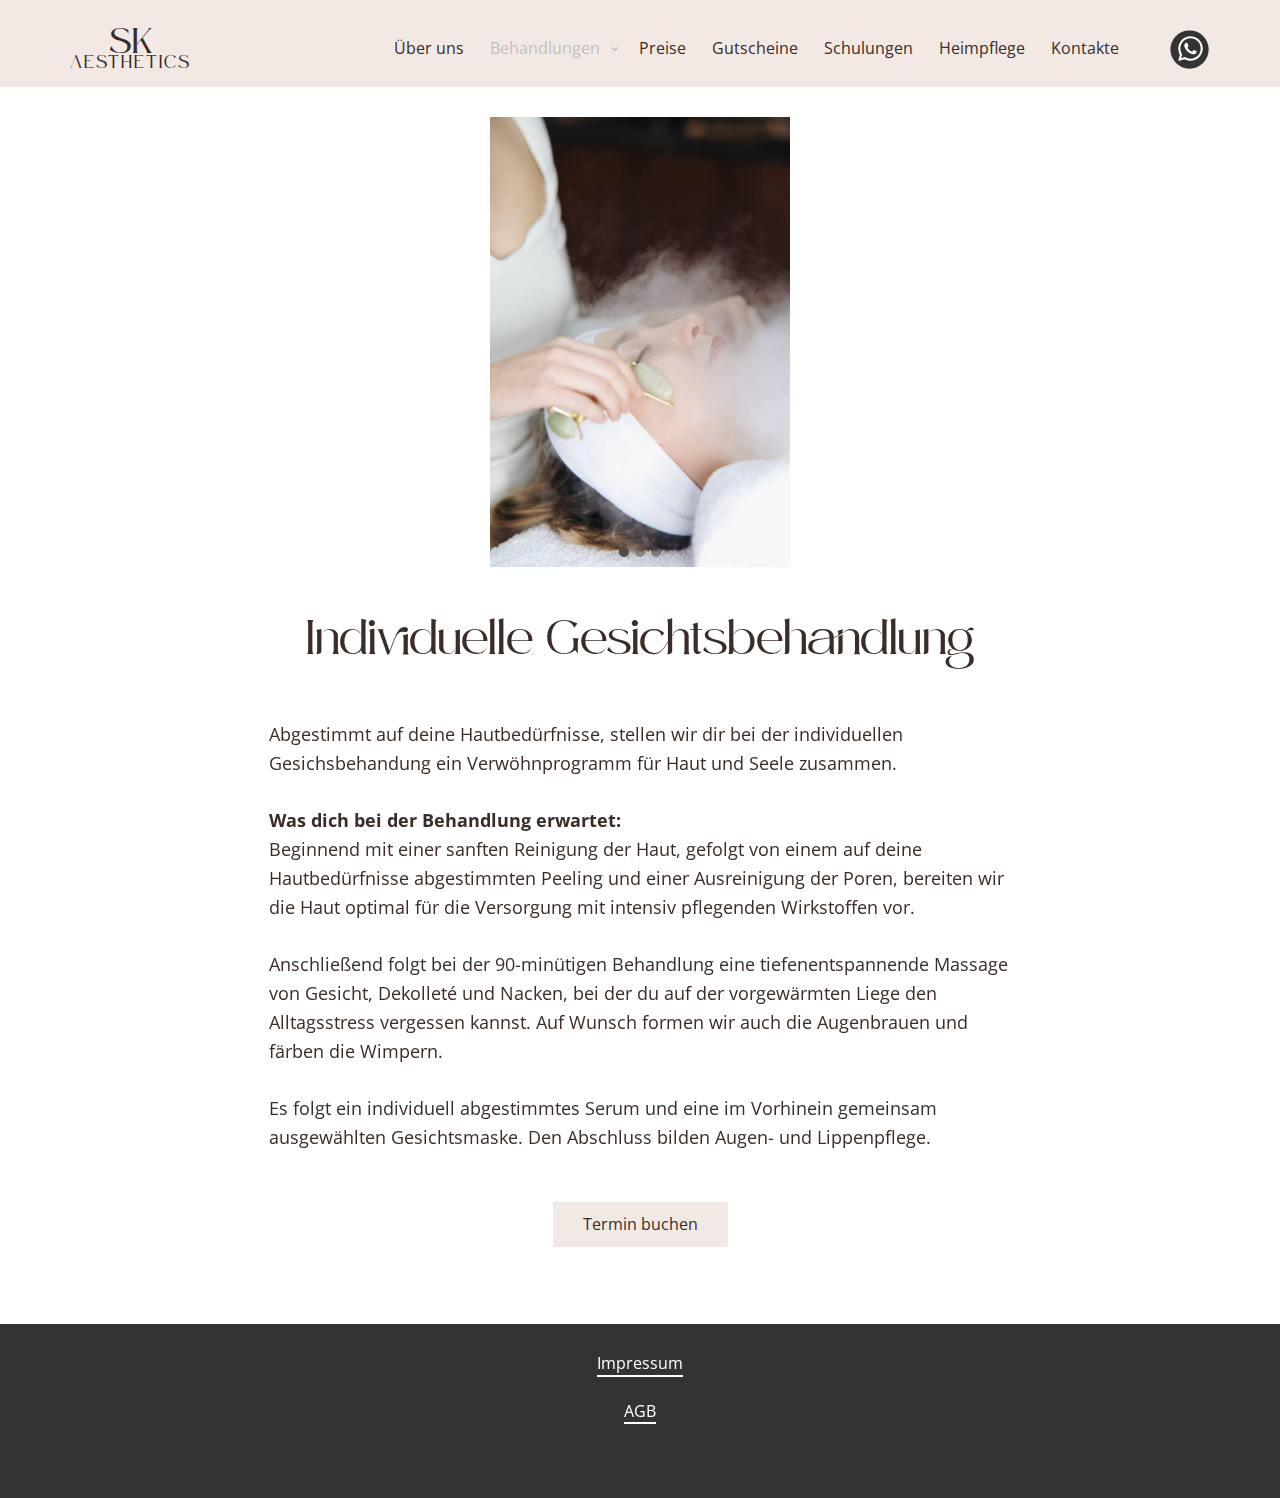
<file: B---Individuelle-Gesichtsbeh.html>
<!DOCTYPE html>
<html style="font-size: 16px;" lang="en"><head>
    <!-- Google Tag Manager -->
    <script>(function(w,d,s,l,i){w[l]=w[l]||[];w[l].push({'gtm.start':
    new Date().getTime(),event:'gtm.js'});var f=d.getElementsByTagName(s)[0],
    j=d.createElement(s),dl=l!='dataLayer'?'&l='+l:'';j.async=true;j.src=
    'https://www.googletagmanager.com/gtm.js?id='+i+dl;f.parentNode.insertBefore(j,f);
    })(window,document,'script','dataLayer','GTM-NCVS973X');</script>
    <!-- End Google Tag Manager -->
     
    <meta name="viewport" content="width=device-width, initial-scale=1.0">
    <meta charset="utf-8">
    <meta name="keywords" content="SK​, GutscheineZeit für dich selbst oder zum Verschenken">
    <meta name="description" content="">
    <title>B - Individuelle Gesichtsbeh</title>
    <link rel="stylesheet" href="nicepage.css" media="screen">
<link rel="stylesheet" href="B---Individuelle-Gesichtsbeh.css" media="screen">
<link rel="stylesheet" href="B---(Elements).css" media="screen">
    <script class="u-script" type="text/javascript" src="jquery.js" defer=""></script>
    <script class="u-script" type="text/javascript" src="nicepage.js" defer=""></script>
    <meta name="generator" content="Nicepage 7.10.10, nicepage.com">
    
    
    
    
    
    
    
    
    
    
    
    
    
    <link id="u-theme-google-font" rel="stylesheet" href="https://fonts.googleapis.com/css?family=Roboto:100,100i,200,200i,300,300i,400,400i,500,500i,600,600i,700,700i,800,800i,900,900i|Open+Sans:300,300i,400,400i,500,500i,600,600i,700,700i,800,800i">
    <script type="application/ld+json">{
		"@context": "http://schema.org",
		"@type": "Organization",
		"name": "",
		"sameAs": [
				"https://wa.me/4915901295668?text=Guten Tag, Ich möchte einen Termin vereinbaren!"
		]
}</script>
    <meta name="theme-color" content="#478ac9">
    <meta property="og:title" content="B - Individuelle Gesichtsbeh">
    <meta property="og:type" content="website">
  <meta name="referrer" content="origin"><meta data-intl-tel-input-cdn-path="intlTelInput/"></head>
  <body data-path-to-root="./" data-include-products="false" class="u-body u-xl-mode" data-lang="en">
    <!-- Google Tag Manager (noscript) -->
    <noscript><iframe src="https://www.googletagmanager.com/ns.html?id=GTM-NCVS973X"
    height="0" width="0" style="display:none;visibility:hidden"></iframe></noscript>
    <!-- End Google Tag Manager (noscript) -->
     
    <header class="u-align-center-sm u-align-center-xs u-clearfix u-header u-sticky u-sticky-fef9 u-white" id="header"><div class="u-clearfix u-sheet u-valign-middle-sm u-sheet-1">
        <div class="u-clearfix u-group-elements u-group-elements-1" data-href="./" data-page-id="233931943" title="Main" id="logo">
          <h2 class="u-align-center u-heading-font u-text u-text-default u-text-1">SK </h2>
          <p class="u-custom-font u-text u-text-2">AESTHETICS </p>
        </div>
        <nav class="u-align-left u-dropdown-icon u-menu u-menu-dropdown u-offcanvas u-menu-1" role="navigation" data-position="" data-responsive-from="MD">
          <div class="menu-collapse" style="font-size: 1rem;">
            <a class="u-button-style u-custom-text-active-color u-hamburger-link u-nav-link" href="#" tabindex="-1" aria-label="Open menu" aria-controls="7b4d">
              <svg class="u-svg-link" preserveAspectRatio="xMidYMin slice" viewBox="0 0 302 302" style=""><use xmlns:xlink="http://www.w3.org/1999/xlink" xlink:href="#svg-8a8f"></use></svg>
              <svg xmlns="http://www.w3.org/2000/svg" xmlns:xlink="http://www.w3.org/1999/xlink" version="1.1" id="svg-8a8f" x="0px" y="0px" viewBox="0 0 302 302" style="enable-background:new 0 0 302 302;" xml:space="preserve" class="u-svg-content"><g><rect y="36" width="302" height="30"></rect><rect y="236" width="302" height="30"></rect><rect y="136" width="302" height="30"></rect>
</g><g></g><g></g><g></g><g></g><g></g><g></g><g></g><g></g><g></g><g></g><g></g><g></g><g></g><g></g><g></g></svg>
            </a>
          </div>
          <div class="u-custom-menu u-nav-container" id="desktop-menu">
            <ul role="menubar" class="u-nav u-unstyled u-nav-1"><li role="none" class="u-nav-item"><a tabindex="-1" role="menuitem" class="u-button-style u-nav-link u-text-active-grey-25 u-text-hover-palette-2-base" href="index.html#block-7" data-page-id="233931943" style="padding: 10px 13px;">Über uns</a>
</li><li role="none" class="u-nav-item"><a tabindex="-1" role="menuitem" class="u-button-style u-nav-link u-text-active-grey-25 u-text-hover-palette-2-base" href="index.html#block-14" data-page-id="233931943" aria-haspopup="true" aria-expanded="true" style="padding: 10px 13px;">Behandlungen</a><div class="u-nav-popup"><ul role="menu" class="u-h-spacing-12 u-nav u-unstyled u-v-spacing-10 u-nav-2" aria-label="Behandlungen menu"><li role="none" class="u-nav-item"><a role="menuitem" class="u-button-style u-nav-link u-text-active-white u-white" href="B---Wimpernverlängerung.html">Wimpernverlängerung</a>
</li><li role="none" class="u-nav-item"><a role="menuitem" class="u-button-style u-nav-link u-text-active-white u-white" href="B---Augenbrauenlaminierung.html">Augenbrauenlifting</a>
</li><li role="none" class="u-nav-item"><a role="menuitem" class="u-button-style u-nav-link u-text-active-white u-white" href="B---Wimpernlaminierung.html">Wimpernlifting</a>
  </li><li role="none" class="u-nav-item"><a role="menuitem" class="u-button-style u-nav-link u-text-active-white u-white" href="B---Individuelle-Gesichtsbeh.html">Individuelle Gesichtsbehandlung</a>
    </li><li role="none" class="u-nav-item"><a role="menuitem" class="u-button-style u-nav-link u-text-active-white u-white" href="B---Glow-and-Hydrate.html">Glow &amp; Hydrate Dermaplaning</a>
</li><li role="none" class="u-nav-item"><a role="menuitem" class="u-button-style u-nav-link u-text-active-white u-white" href="B---Microneedling--SkinPen.html">Microneedling- SkinPen</a>
</li><li role="none" class="u-nav-item"><a role="menuitem" class="u-button-style u-nav-link u-text-active-white u-white" href="B---AlumierMD.html">AlumierMD – Professionelle chemische Peelings</a>
</li></ul>
</div>
</li><li role="none" class="u-nav-item"><a tabindex="-1" role="menuitem" class="u-button-style u-nav-link u-text-active-grey-25 u-text-hover-palette-2-base" href="index.html#block-12" data-page-id="233931943" style="padding: 10px 13px;">Preise</a>
</li><li role="none" class="u-nav-item"><a role="menuitem" class="u-button-style u-nav-link u-text-active-grey-25 u-text-hover-palette-2-base" href="Gutscheine.html" style="padding: 10px 13px;">Gutscheine</a>
</li><li role="none" class="u-nav-item"><a role="menuitem" class="u-button-style u-nav-link u-text-active-grey-25 u-text-hover-palette-2-base" href="Wimpernlifting-Schulung.html" style="padding: 10px 13px;">Schulungen</a>
</li><li role="none" class="u-nav-item"><a role="menuitem" class="u-button-style u-nav-link u-text-active-grey-25 u-text-hover-palette-2-base" href="Heimfplege.html" style="padding: 10px 13px;">Heimpflege</a>
</li><li role="none" class="u-nav-item"><a tabindex="-1" role="menuitem" class="u-button-style u-nav-link u-text-active-grey-25 u-text-hover-palette-2-base" href="index.html#sec-b3a3" data-page-id="233931943" style="padding: 10px 13px;">Kontakte</a>
</li></ul>
          </div>
          <div class="u-custom-menu u-nav-container-collapse" id="7b4d" role="region" aria-label="Menu panel">
            <div class="u-align-center u-container-align-center u-container-style u-inner-container-layout u-sidenav u-white u-sidenav-1">
              <div class="u-inner-container-layout u-sidenav-overflow">
                <div class="u-menu-close" tabindex="-1" aria-label="Close menu"></div>
                <ul class="u-align-left u-nav u-popupmenu-items u-spacing-20 u-unstyled u-nav-3" role="menubar"><li role="none" class="u-nav-item"><a tabindex="-1" role="menuitem" class="u-button-style u-nav-link" href="./#block-7" data-page-id="233931943">Über uns</a>
</li><li role="none" class="u-nav-item"><a tabindex="-1" role="menuitem" class="u-button-style u-nav-link" href="./#block-14" data-page-id="233931943" aria-haspopup="true" aria-expanded="true">Behandlungen</a><div class="u-nav-popup"><ul role="menu" class="u-h-spacing-12 u-nav u-unstyled u-v-spacing-10 u-nav-4" aria-label="Behandlungen menu" id="dropdown-behandlung"><li role="none" class="u-nav-item"><a role="menuitem" class="u-button-style u-nav-link" href="B---Wimpernverlängerung.html">Wimpernverlängerung</a>
</li><li role="none" class="u-nav-item"><a role="menuitem" class="u-button-style u-nav-link" href="B---Augenbrauenlaminierung.html">Augenbrauenlifting</a>
</li><li role="none" class="u-nav-item"><a role="menuitem" class="u-button-style u-nav-link" href="B---Wimpernlaminierung.html">Wimpernlifting</a>
</li><li role="none" class="u-nav-item"><a role="menuitem" class="u-button-style u-nav-link" href="B---Individuelle-Gesichtsbeh.html">Individuelle Gesichtsbehandlung</a>
</li><li role="none" class="u-nav-item"><a role="menuitem" class="u-button-style u-nav-link" href="B---Glow-and-Hydrate.html">Glow &amp; Hydrate Dermaplaning</a>
</li><li role="none" class="u-nav-item"><a role="menuitem" class="u-button-style u-nav-link" href="B---Microneedling--SkinPen.html">Microneedling- SkinPen</a>
</li><li role="none" class="u-nav-item"><a role="menuitem" class="u-button-style u-nav-link" href="B---AlumierMD.html">AlumierMD – Professionelle chemische Peelings</a>

</li></ul>
</div>
</li><li role="none" class="u-nav-item"><a tabindex="-1" role="menuitem" class="u-button-style u-nav-link" href="./#block-12" data-page-id="233931943">Preise</a>
</li><li role="none" class="u-nav-item"><a role="menuitem" class="u-button-style u-nav-link" href="Gutscheine.html">Gutscheine</a>
</li><li role="none" class="u-nav-item"><a role="menuitem" class="u-button-style u-nav-link" href="Wimpernlifting-Schulung.html">Schulungen</a>
</li><li role="none" class="u-nav-item"><a role="menuitem" class="u-button-style u-nav-link" href="Heimfplege.html">Heimpflege</a>
</li><li role="none" class="u-nav-item"><a tabindex="-1" role="menuitem" class="u-button-style u-nav-link" href="./#sec-b3a3" data-page-id="233931943">Kontakte</a>
</li></ul>
              </div>
            </div>
            <div class="u-black u-menu-overlay u-opacity u-opacity-70"></div>
          </div>
          <style class="menu-style">@media (max-width: 939px) {
                    [data-responsive-from="MD"] .u-nav-container {
                        display: none;
                    }
                    [data-responsive-from="MD"] .menu-collapse {
                        display: block;
                    }
                }</style>
        </nav>
        <div class="u-social-icons u-social-icons-1">
          <a class="u-social-url" target="_blank" data-type="Whatsapp" title="Whatsapp" href="https://wa.me/4915901295668?text=Guten Tag, Ich möchte einen Termin vereinbaren!"><span class="u-icon u-social-icon u-social-whatsapp u-text-grey-80 u-icon-1"><svg class="u-svg-link" preserveAspectRatio="xMidYMin slice" viewBox="0 0 112 112" style=""><use xlink:href="#svg-9761"></use></svg><svg class="u-svg-content" viewBox="0 0 112 112" x="0" y="0" id="svg-9761"><circle fill="currentColor" cx="56.1" cy="56.1" r="55"></circle><path fill="#FFFFFF" d="M83.8,28.3C77.2,21.7,68.4,18,59,18c-19.3,0-35.1,15.7-35.1,35.1c0,6.2,1.6,12.2,4.7,17.5l-5,18.2L42.2,84
	c5.1,2.8,10.9,4.3,16.8,4.3h0l0,0c19.3,0,35.1-15.7,35.1-35.1C94.1,43.8,90.5,35,83.8,28.3 M59,82.3L59,82.3
	c-5.2,0-10.4-1.4-14.9-4.1l-1.1-0.6l-11,2.9L35,69.8l-0.7-1.1c-2.9-4.6-4.5-10-4.5-15.5C29.8,37,42.9,24,59,24
	c7.8,0,15.1,3,20.6,8.6c5.5,5.5,8.5,12.8,8.5,20.6C88.2,69.2,75.1,82.3,59,82.3 M75,60.5c-0.9-0.4-5.2-2.6-6-2.9
	c-0.8-0.3-1.4-0.4-2,0.4s-2.3,2.9-2.8,3.4c-0.5,0.6-1,0.7-1.9,0.2c-0.9-0.4-3.7-1.4-7.1-4.4c-2.6-2.3-4.4-5.2-4.9-6.1
	c-0.5-0.9-0.1-1.4,0.4-1.8c0.4-0.4,0.9-1,1.3-1.5c0.4-0.5,0.6-0.9,0.9-1.5c0.3-0.6,0.1-1.1-0.1-1.5c-0.2-0.4-2-4.8-2.7-6.5
	c-0.7-1.7-1.4-1.5-2-1.5c-0.5,0-1.1,0-1.7,0c-0.6,0-1.5,0.2-2.3,1.1c-0.8,0.9-3.1,3-3.1,7.3c0,4.3,3.1,8.5,3.6,9.1
	c0.4,0.6,6.2,9.4,15,13.2c2.1,0.9,3.7,1.4,5,1.8c2.1,0.7,4,0.6,5.5,0.3c1.7-0.3,5.2-2.1,5.9-4.2c0.7-2,0.7-3.8,0.5-4.2
	C76.5,61.1,75.9,60.9,75,60.5"></path></svg></span>
          </a>
        </div>
      </div></header>
        <section class="u-align-center u-clearfix u-container-align-center u-section-8" id="block-21">
      <div class="u-clearfix u-sheet u-valign-middle u-sheet-1">
        <!-- <h2 class="u-text u-text-default u-text-1"></h2> -->
        <div class="u-carousel u-gallery u-gallery-slider u-layout-carousel u-lightbox u-no-transition u-show-text-on-hover u-gallery-2" id="carousel-61ba" data-interval="5000" data-u-ride="carousel">
          <ol class="u-absolute-hcenter u-carousel-indicators u-carousel-indicators-1">
            <li data-u-target="#carousel-61ba" data-u-slide-to="0" class="u-active u-grey-70 u-shape-circle" style="width: 10px; height: 10px;"></li>
            <li data-u-target="#carousel-61ba" data-u-slide-to="1" class="u-grey-70 u-shape-circle" style="width: 10px; height: 10px;"></li>
            <li data-u-target="#carousel-61ba" data-u-slide-to="2" class="u-grey-70 u-shape-circle" style="width: 10px; height: 10px;"></li>
          </ol>
          <div class="u-carousel-inner u-gallery-inner u-gallery-inner-1" role="listbox">
            <div class="u-active u-carousel-item u-effect-fade u-gallery-item u-carousel-item-1">
              <div class="u-back-slide">
                <img class="u-back-image u-expanded" src="images/igb-1.jpg">
              </div>
            </div>
            <div class="u-carousel-item u-effect-fade u-gallery-item u-carousel-item-2">
              <div class="u-back-slide">
                <img class="u-back-image u-expanded" src="images/igb-2.jpg">
              </div>
            </div>
            <div class="u-carousel-item u-effect-fade u-gallery-item u-carousel-item-2">
              <div class="u-back-slide">
                <img class="u-back-image u-expanded" src="images/igb-3.jpg">
              </div>
            </div>
          </div>
          <!--
          <a class="u-absolute-vcenter u-carousel-control u-carousel-control-prev u-grey-70 u-icon-circle u-opacity u-opacity-70 u-spacing-10 u-text-white u-carousel-control-1" href="#carousel-61ba" role="button" data-u-slide="prev"><span aria-hidden="true">
              <svg viewBox="0 0 451.847 451.847"><path d="M97.141,225.92c0-8.095,3.091-16.192,9.259-22.366L300.689,9.27c12.359-12.359,32.397-12.359,44.751,0
c12.354,12.354,12.354,32.388,0,44.748L173.525,225.92l171.903,171.909c12.354,12.354,12.354,32.391,0,44.744
c-12.354,12.365-32.386,12.365-44.745,0l-194.29-194.281C100.226,242.115,97.141,234.018,97.141,225.92z"></path></svg></span><span class="sr-only">
              <svg viewBox="0 0 451.847 451.847"><path d="M97.141,225.92c0-8.095,3.091-16.192,9.259-22.366L300.689,9.27c12.359-12.359,32.397-12.359,44.751,0
c12.354,12.354,12.354,32.388,0,44.748L173.525,225.92l171.903,171.909c12.354,12.354,12.354,32.391,0,44.744
c-12.354,12.365-32.386,12.365-44.745,0l-194.29-194.281C100.226,242.115,97.141,234.018,97.141,225.92z"></path></svg></span>
          </a>
          <a class="u-absolute-vcenter u-carousel-control u-carousel-control-next u-grey-70 u-icon-circle u-opacity u-opacity-70 u-spacing-10 u-text-white u-carousel-control-2" href="#carousel-61ba" role="button" data-u-slide="next"><span aria-hidden="true">
              <svg viewBox="0 0 451.846 451.847"><path d="M345.441,248.292L151.154,442.573c-12.359,12.365-32.397,12.365-44.75,0c-12.354-12.354-12.354-32.391,0-44.744
L278.318,225.92L106.409,54.017c-12.354-12.359-12.354-32.394,0-44.748c12.354-12.359,32.391-12.359,44.75,0l194.287,194.284
c6.177,6.18,9.262,14.271,9.262,22.366C354.708,234.018,351.617,242.115,345.441,248.292z"></path></svg></span><span class="sr-only">
              <svg viewBox="0 0 451.846 451.847"><path d="M345.441,248.292L151.154,442.573c-12.359,12.365-32.397,12.365-44.75,0c-12.354-12.354-12.354-32.391,0-44.744
L278.318,225.92L106.409,54.017c-12.354-12.359-12.354-32.394,0-44.748c12.354-12.359,32.391-12.359,44.75,0l194.287,194.284
c6.177,6.18,9.262,14.271,9.262,22.366C354.708,234.018,351.617,242.115,345.441,248.292z"></path></svg></span>
          </a>
          -->
        </div>
      </div>
    </section>
    <section class="u-clearfix u-section-1" id="block-15">
      <div class="u-clearfix u-sheet u-sheet-1">
        <h2 class="u-align-center u-text u-text-default u-text-1"> Individuelle Gesichtsbehandlung<br>
        </h2>
        <p class="u-text u-text-2"> Abgestimmt auf deine Hautbedürfnisse, stellen wir dir bei der individuellen Gesichsbehandung ein Verwöhnprogramm für Haut und Seele zusammen.&nbsp;<br>
          <br><b>Was dich bei der Behandlung erwartet:&nbsp;</b>&nbsp;<br> Beginnend mit einer sanften Reinigung der Haut, gefolgt von einem auf deine Hautbedürfnisse abgestimmten Peeling und einer Ausreinigung der Poren, bereiten wir die Haut optimal für die Versorgung mit intensiv pflegenden Wirkstoffen vor.<br>&nbsp;<br> Anschließend folgt bei der 90-minütigen Behandlung eine tiefenentspannende Massage von Gesicht, Dekolleté und Nacken, bei der du auf der vorgewärmten Liege den Alltagsstress vergessen kannst. Auf Wunsch formen wir auch die Augenbrauen und färben die Wimpern.<br>
          <br> Es folgt ein individuell abgestimmtes Serum und eine im Vorhinein gemeinsam ausgewählten Gesichtsmaske. Den Abschluss bilden Augen- und Lippenpflege. <br>
        </p>
        <div class="u-align-center u-text u-text-2">
            <a href="" class="u-border-none u-btn u-button-style u-custom-color-1 u-hover-custom-color-2 u-btn-1" id="btn-emphasis-2">Termin buchen</a>
        </div>
        <br>
        <br>
        <br>
      </div>
    </section>
    
    
    
    
    
    
    
    
    
    
    
    
    <footer class="u-align-center u-clearfix u-container-align-center u-footer u-grey-80 u-footer" id="footer"><div class="u-clearfix u-sheet u-sheet-1">
        <a href="Impressum.html" data-page-id="39966354" class="u-active-none u-border-2 u-border-no-left u-border-no-right u-border-no-top u-border-white u-btn u-btn-rectangle u-button-style u-hover-none u-none u-btn-1" title="Impressum">Impressum </a>
        <a href="AGB.html" data-page-id="24473425" class="u-active-none u-border-2 u-border-no-left u-border-no-right u-border-no-top u-border-white u-btn u-btn-rectangle u-button-style u-hover-none u-none u-btn-2" title="AGB">AGB</a>
      </div></footer>
    <section class="u-backlink u-clearfix u-grey-80"></section>
  
</body></html>
</file>
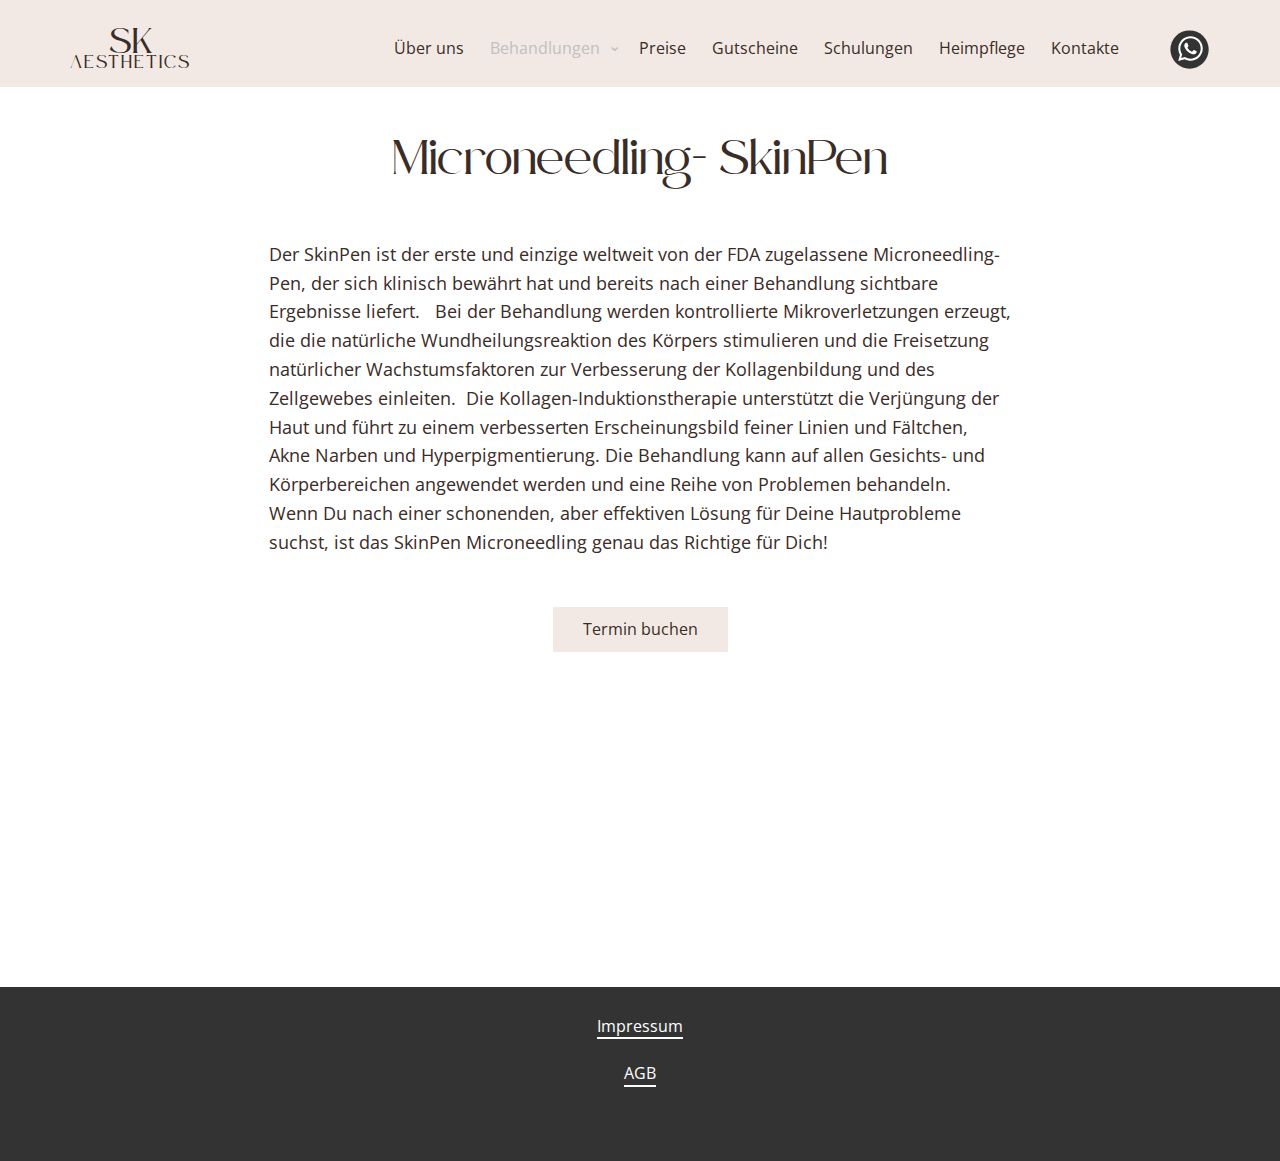
<file: B---Microneedling--SkinPen.html>
<!DOCTYPE html>
<html style="font-size: 16px;" lang="en"><head>
    <!-- Google Tag Manager -->
    <script>(function(w,d,s,l,i){w[l]=w[l]||[];w[l].push({'gtm.start':
    new Date().getTime(),event:'gtm.js'});var f=d.getElementsByTagName(s)[0],
    j=d.createElement(s),dl=l!='dataLayer'?'&l='+l:'';j.async=true;j.src=
    'https://www.googletagmanager.com/gtm.js?id='+i+dl;f.parentNode.insertBefore(j,f);
    })(window,document,'script','dataLayer','GTM-NCVS973X');</script>
    <!-- End Google Tag Manager -->
     
    <meta name="viewport" content="width=device-width, initial-scale=1.0">
    <meta charset="utf-8">
    <meta name="keywords" content="SK​, GutscheineZeit für dich selbst oder zum Verschenken">
    <meta name="description" content="">
    <title>B - Microneedling- SkinPen</title>
    <link rel="stylesheet" href="nicepage.css" media="screen">
<link rel="stylesheet" href="B---Microneedling--SkinPen.css" media="screen">
    <script class="u-script" type="text/javascript" src="jquery.js" defer=""></script>
    <script class="u-script" type="text/javascript" src="nicepage.js" defer=""></script>
    <meta name="generator" content="Nicepage 7.10.10, nicepage.com">
    
    
    
    
    
    
    
    
    
    
    
    
    
    <link id="u-theme-google-font" rel="stylesheet" href="https://fonts.googleapis.com/css?family=Roboto:100,100i,200,200i,300,300i,400,400i,500,500i,600,600i,700,700i,800,800i,900,900i|Open+Sans:300,300i,400,400i,500,500i,600,600i,700,700i,800,800i">
    <script type="application/ld+json">{
		"@context": "http://schema.org",
		"@type": "Organization",
		"name": "",
		"sameAs": [
				"https://wa.me/4915901295668?text=Guten Tag, Ich möchte einen Termin vereinbaren!"
		]
}</script>
    <meta name="theme-color" content="#478ac9">
    <meta property="og:title" content="B - Microneedling- SkinPen">
    <meta property="og:type" content="website">
  <meta name="referrer" content="origin"><meta data-intl-tel-input-cdn-path="intlTelInput/"></head>
  <body data-path-to-root="./" data-include-products="false" class="u-body u-xl-mode" data-lang="en">
    <!-- Google Tag Manager (noscript) -->
    <noscript><iframe src="https://www.googletagmanager.com/ns.html?id=GTM-NCVS973X"
    height="0" width="0" style="display:none;visibility:hidden"></iframe></noscript>
    <!-- End Google Tag Manager (noscript) -->
     
    <header class="u-align-center-sm u-align-center-xs u-clearfix u-header u-sticky u-sticky-fef9 u-white" id="header"><div class="u-clearfix u-sheet u-valign-middle-sm u-sheet-1">
        <div class="u-clearfix u-group-elements u-group-elements-1" data-href="./" data-page-id="233931943" title="Main" id="logo">
          <h2 class="u-align-center u-heading-font u-text u-text-default u-text-1">SK </h2>
          <p class="u-custom-font u-text u-text-2">AESTHETICS </p>
        </div>
        <nav class="u-align-left u-dropdown-icon u-menu u-menu-dropdown u-offcanvas u-menu-1" role="navigation" data-position="" data-responsive-from="MD">
          <div class="menu-collapse" style="font-size: 1rem;">
            <a class="u-button-style u-custom-text-active-color u-hamburger-link u-nav-link" href="#" tabindex="-1" aria-label="Open menu" aria-controls="7b4d">
              <svg class="u-svg-link" preserveAspectRatio="xMidYMin slice" viewBox="0 0 302 302" style=""><use xmlns:xlink="http://www.w3.org/1999/xlink" xlink:href="#svg-8a8f"></use></svg>
              <svg xmlns="http://www.w3.org/2000/svg" xmlns:xlink="http://www.w3.org/1999/xlink" version="1.1" id="svg-8a8f" x="0px" y="0px" viewBox="0 0 302 302" style="enable-background:new 0 0 302 302;" xml:space="preserve" class="u-svg-content"><g><rect y="36" width="302" height="30"></rect><rect y="236" width="302" height="30"></rect><rect y="136" width="302" height="30"></rect>
</g><g></g><g></g><g></g><g></g><g></g><g></g><g></g><g></g><g></g><g></g><g></g><g></g><g></g><g></g><g></g></svg>
            </a>
          </div>
          <div class="u-custom-menu u-nav-container" id="desktop-menu">
            <ul role="menubar" class="u-nav u-unstyled u-nav-1"><li role="none" class="u-nav-item"><a tabindex="-1" role="menuitem" class="u-button-style u-nav-link u-text-active-grey-25 u-text-hover-palette-2-base" href="index.html#block-7" data-page-id="233931943" style="padding: 10px 13px;">Über uns</a>
</li><li role="none" class="u-nav-item"><a tabindex="-1" role="menuitem" class="u-button-style u-nav-link u-text-active-grey-25 u-text-hover-palette-2-base" href="index.html#block-14" data-page-id="233931943" aria-haspopup="true" aria-expanded="true" style="padding: 10px 13px;">Behandlungen</a><div class="u-nav-popup"><ul role="menu" class="u-h-spacing-12 u-nav u-unstyled u-v-spacing-10 u-nav-2" aria-label="Behandlungen menu"><li role="none" class="u-nav-item"><a role="menuitem" class="u-button-style u-nav-link u-text-active-white u-white" href="B---Wimpernverlängerung.html">Wimpernverlängerung</a>
</li><li role="none" class="u-nav-item"><a role="menuitem" class="u-button-style u-nav-link u-text-active-white u-white" href="B---Augenbrauenlaminierung.html">Augenbrauenlifting</a>
</li><li role="none" class="u-nav-item"><a role="menuitem" class="u-button-style u-nav-link u-text-active-white u-white" href="B---Wimpernlaminierung.html">Wimpernlifting</a>
  </li><li role="none" class="u-nav-item"><a role="menuitem" class="u-button-style u-nav-link u-text-active-white u-white" href="B---Individuelle-Gesichtsbeh.html">Individuelle Gesichtsbehandlung</a>
    </li><li role="none" class="u-nav-item"><a role="menuitem" class="u-button-style u-nav-link u-text-active-white u-white" href="B---Glow-and-Hydrate.html">Glow &amp; Hydrate Dermaplaning</a>
</li><li role="none" class="u-nav-item"><a role="menuitem" class="u-button-style u-nav-link u-text-active-white u-white" href="B---Microneedling--SkinPen.html">Microneedling- SkinPen</a>
</li><li role="none" class="u-nav-item"><a role="menuitem" class="u-button-style u-nav-link u-text-active-white u-white" href="B---AlumierMD.html">AlumierMD – Professionelle chemische Peelings</a>
</li></ul>
</div>
</li><li role="none" class="u-nav-item"><a tabindex="-1" role="menuitem" class="u-button-style u-nav-link u-text-active-grey-25 u-text-hover-palette-2-base" href="index.html#block-12" data-page-id="233931943" style="padding: 10px 13px;">Preise</a>
</li><li role="none" class="u-nav-item"><a role="menuitem" class="u-button-style u-nav-link u-text-active-grey-25 u-text-hover-palette-2-base" href="Gutscheine.html" style="padding: 10px 13px;">Gutscheine</a>
</li><li role="none" class="u-nav-item"><a role="menuitem" class="u-button-style u-nav-link u-text-active-grey-25 u-text-hover-palette-2-base" href="Wimpernlifting-Schulung.html" style="padding: 10px 13px;">Schulungen</a>
</li><li role="none" class="u-nav-item"><a role="menuitem" class="u-button-style u-nav-link u-text-active-grey-25 u-text-hover-palette-2-base" href="Heimfplege.html" style="padding: 10px 13px;">Heimpflege</a>
</li><li role="none" class="u-nav-item"><a tabindex="-1" role="menuitem" class="u-button-style u-nav-link u-text-active-grey-25 u-text-hover-palette-2-base" href="index.html#sec-b3a3" data-page-id="233931943" style="padding: 10px 13px;">Kontakte</a>
</li></ul>
          </div>
          <div class="u-custom-menu u-nav-container-collapse" id="7b4d" role="region" aria-label="Menu panel">
            <div class="u-align-center u-container-align-center u-container-style u-inner-container-layout u-sidenav u-white u-sidenav-1">
              <div class="u-inner-container-layout u-sidenav-overflow">
                <div class="u-menu-close" tabindex="-1" aria-label="Close menu"></div>
                <ul class="u-align-left u-nav u-popupmenu-items u-spacing-20 u-unstyled u-nav-3" role="menubar"><li role="none" class="u-nav-item"><a tabindex="-1" role="menuitem" class="u-button-style u-nav-link" href="./#block-7" data-page-id="233931943">Über uns</a>
</li><li role="none" class="u-nav-item"><a tabindex="-1" role="menuitem" class="u-button-style u-nav-link" href="./#block-14" data-page-id="233931943" aria-haspopup="true" aria-expanded="true">Behandlungen</a><div class="u-nav-popup"><ul role="menu" class="u-h-spacing-12 u-nav u-unstyled u-v-spacing-10 u-nav-4" aria-label="Behandlungen menu" id="dropdown-behandlung"><li role="none" class="u-nav-item"><a role="menuitem" class="u-button-style u-nav-link" href="B---Wimpernverlängerung.html">Wimpernverlängerung</a>
</li><li role="none" class="u-nav-item"><a role="menuitem" class="u-button-style u-nav-link" href="B---Augenbrauenlaminierung.html">Augenbrauenlifting</a>
</li><li role="none" class="u-nav-item"><a role="menuitem" class="u-button-style u-nav-link" href="B---Wimpernlaminierung.html">Wimpernlifting</a>
</li><li role="none" class="u-nav-item"><a role="menuitem" class="u-button-style u-nav-link" href="B---Individuelle-Gesichtsbeh.html">Individuelle Gesichtsbehandlung</a>
</li><li role="none" class="u-nav-item"><a role="menuitem" class="u-button-style u-nav-link" href="B---Glow-and-Hydrate.html">Glow &amp; Hydrate Dermaplaning</a>
</li><li role="none" class="u-nav-item"><a role="menuitem" class="u-button-style u-nav-link" href="B---Microneedling--SkinPen.html">Microneedling- SkinPen</a>
</li><li role="none" class="u-nav-item"><a role="menuitem" class="u-button-style u-nav-link" href="B---AlumierMD.html">AlumierMD – Professionelle chemische Peelings</a>

</li></ul>
</div>
</li><li role="none" class="u-nav-item"><a tabindex="-1" role="menuitem" class="u-button-style u-nav-link" href="./#block-12" data-page-id="233931943">Preise</a>
</li><li role="none" class="u-nav-item"><a role="menuitem" class="u-button-style u-nav-link" href="Gutscheine.html">Gutscheine</a>
</li><li role="none" class="u-nav-item"><a role="menuitem" class="u-button-style u-nav-link" href="Wimpernlifting-Schulung.html">Schulungen</a>
</li><li role="none" class="u-nav-item"><a role="menuitem" class="u-button-style u-nav-link" href="Heimfplege.html">Heimpflege</a>
</li><li role="none" class="u-nav-item"><a tabindex="-1" role="menuitem" class="u-button-style u-nav-link" href="./#sec-b3a3" data-page-id="233931943">Kontakte</a>
</li></ul>
              </div>
            </div>
            <div class="u-black u-menu-overlay u-opacity u-opacity-70"></div>
          </div>
          <style class="menu-style">@media (max-width: 939px) {
                    [data-responsive-from="MD"] .u-nav-container {
                        display: none;
                    }
                    [data-responsive-from="MD"] .menu-collapse {
                        display: block;
                    }
                }</style>
        </nav>
        <div class="u-social-icons u-social-icons-1">
          <a class="u-social-url" target="_blank" data-type="Whatsapp" title="Whatsapp" href="https://wa.me/4915901295668?text=Guten Tag, Ich möchte einen Termin vereinbaren!"><span class="u-icon u-social-icon u-social-whatsapp u-text-grey-80 u-icon-1"><svg class="u-svg-link" preserveAspectRatio="xMidYMin slice" viewBox="0 0 112 112" style=""><use xlink:href="#svg-9761"></use></svg><svg class="u-svg-content" viewBox="0 0 112 112" x="0" y="0" id="svg-9761"><circle fill="currentColor" cx="56.1" cy="56.1" r="55"></circle><path fill="#FFFFFF" d="M83.8,28.3C77.2,21.7,68.4,18,59,18c-19.3,0-35.1,15.7-35.1,35.1c0,6.2,1.6,12.2,4.7,17.5l-5,18.2L42.2,84
	c5.1,2.8,10.9,4.3,16.8,4.3h0l0,0c19.3,0,35.1-15.7,35.1-35.1C94.1,43.8,90.5,35,83.8,28.3 M59,82.3L59,82.3
	c-5.2,0-10.4-1.4-14.9-4.1l-1.1-0.6l-11,2.9L35,69.8l-0.7-1.1c-2.9-4.6-4.5-10-4.5-15.5C29.8,37,42.9,24,59,24
	c7.8,0,15.1,3,20.6,8.6c5.5,5.5,8.5,12.8,8.5,20.6C88.2,69.2,75.1,82.3,59,82.3 M75,60.5c-0.9-0.4-5.2-2.6-6-2.9
	c-0.8-0.3-1.4-0.4-2,0.4s-2.3,2.9-2.8,3.4c-0.5,0.6-1,0.7-1.9,0.2c-0.9-0.4-3.7-1.4-7.1-4.4c-2.6-2.3-4.4-5.2-4.9-6.1
	c-0.5-0.9-0.1-1.4,0.4-1.8c0.4-0.4,0.9-1,1.3-1.5c0.4-0.5,0.6-0.9,0.9-1.5c0.3-0.6,0.1-1.1-0.1-1.5c-0.2-0.4-2-4.8-2.7-6.5
	c-0.7-1.7-1.4-1.5-2-1.5c-0.5,0-1.1,0-1.7,0c-0.6,0-1.5,0.2-2.3,1.1c-0.8,0.9-3.1,3-3.1,7.3c0,4.3,3.1,8.5,3.6,9.1
	c0.4,0.6,6.2,9.4,15,13.2c2.1,0.9,3.7,1.4,5,1.8c2.1,0.7,4,0.6,5.5,0.3c1.7-0.3,5.2-2.1,5.9-4.2c0.7-2,0.7-3.8,0.5-4.2
	C76.5,61.1,75.9,60.9,75,60.5"></path></svg></span>
          </a>
        </div>
      </div></header>
    <section class="u-clearfix u-section-1" id="block-15">
      <div class="u-clearfix u-sheet u-sheet-1">
        <h2 class="u-align-center u-text u-text-default u-text-1"> Microneedling- SkinPen<br>
        </h2>
        <p class="u-text u-text-2"> Der SkinPen ist der erste und einzige weltweit von der FDA zugelassene Microneedling-Pen, der sich klinisch bewährt hat und bereits nach einer Behandlung sichtbare Ergebnisse liefert.&nbsp; &nbsp;Bei der Behandlung werden kontrollierte Mikroverletzungen erzeugt, die die natürliche Wundheilungsreaktion des Körpers stimulieren und die Freisetzung natürlicher Wachstumsfaktoren zur Verbesserung der Kollagenbildung und des Zellgewebes einleiten. &nbsp;Die Kollagen-Induktionstherapie unterstützt die Verjüngung der Haut und führt zu einem verbesserten Erscheinungsbild feiner Linien und Fältchen, Akne Narben und Hyperpigmentierung. Die Behandlung kann auf allen Gesichts- und Körperbereichen angewendet werden und eine Reihe von Problemen behandeln.&nbsp;<br>Wenn Du nach einer schonenden, aber effektiven Lösung für Deine Hautprobleme suchst, ist das SkinPen Microneedling genau das Richtige für Dich!&nbsp;<br>
        </p>
        <div class="u-align-center u-text u-text-2">
            <a href="" class="u-border-none u-btn u-button-style u-custom-color-1 u-hover-custom-color-2 u-btn-1" id="btn-emphasis-2">Termin buchen</a>
        </div>
        <br>
        <br>
      </div>
    </section>
    
    
    
    
    
    
    
    
    
    
    
    
    <footer class="u-align-center u-clearfix u-container-align-center u-footer u-grey-80 u-footer" id="footer"><div class="u-clearfix u-sheet u-sheet-1">
        <a href="Impressum.html" data-page-id="39966354" class="u-active-none u-border-2 u-border-no-left u-border-no-right u-border-no-top u-border-white u-btn u-btn-rectangle u-button-style u-hover-none u-none u-btn-1" title="Impressum">Impressum </a>
        <a href="AGB.html" data-page-id="24473425" class="u-active-none u-border-2 u-border-no-left u-border-no-right u-border-no-top u-border-white u-btn u-btn-rectangle u-button-style u-hover-none u-none u-btn-2" title="AGB">AGB</a>
      </div></footer>
    <section class="u-backlink u-clearfix u-grey-80"></section>
  
</body></html>
</file>
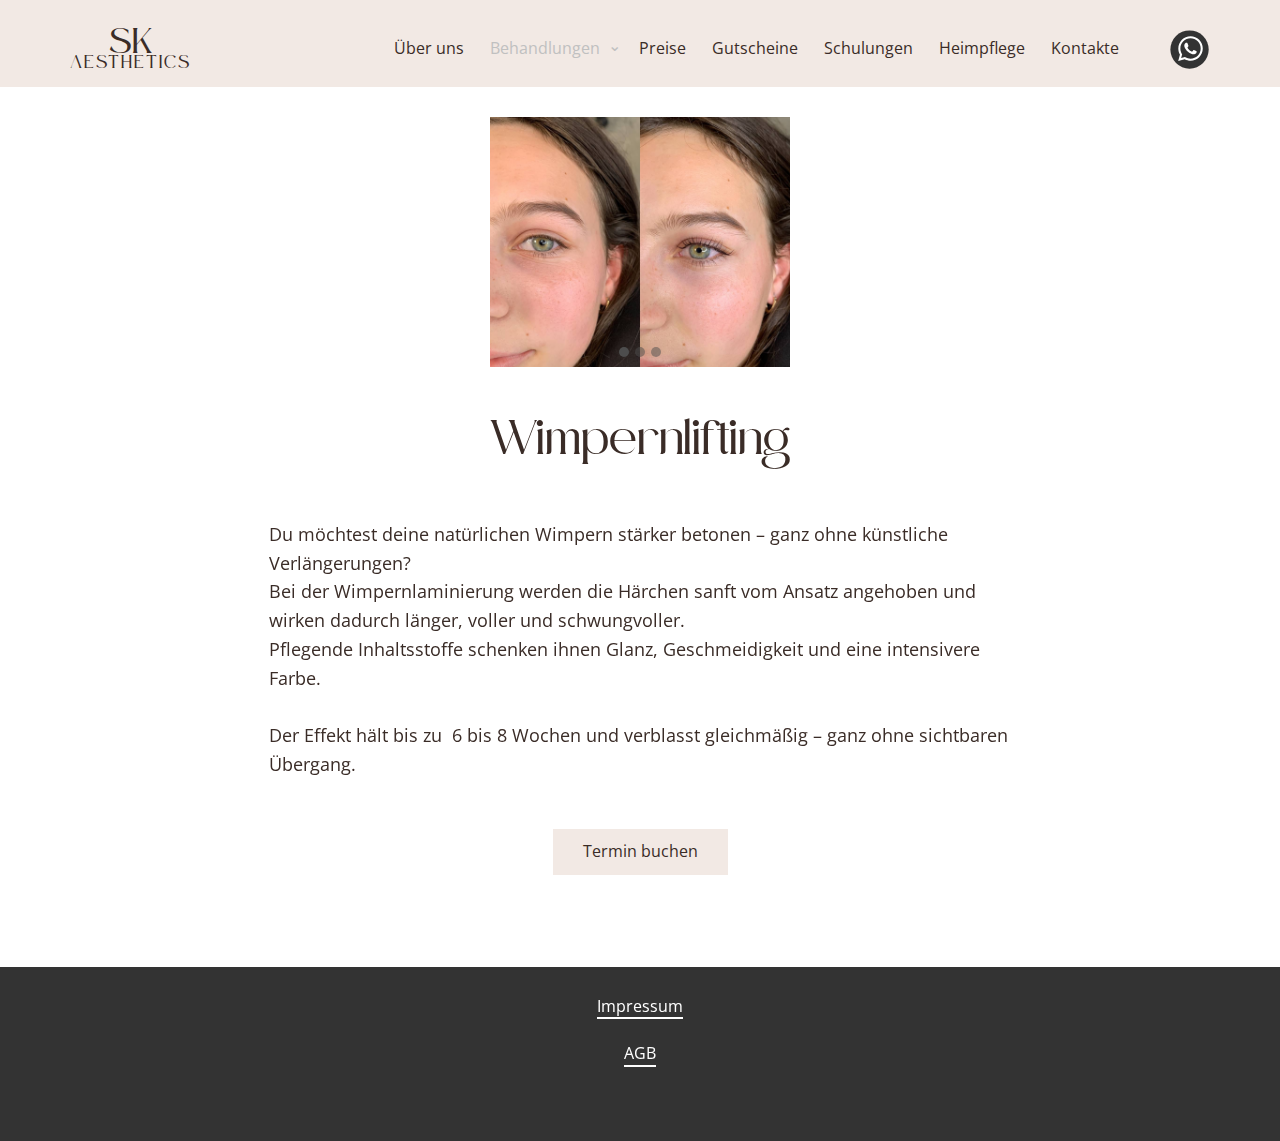
<file: B---Wimpernlaminierung.html>
<!DOCTYPE html>
<html style="font-size: 16px;" lang="en"><head>
    <!-- Google Tag Manager -->
    <script>(function(w,d,s,l,i){w[l]=w[l]||[];w[l].push({'gtm.start':
    new Date().getTime(),event:'gtm.js'});var f=d.getElementsByTagName(s)[0],
    j=d.createElement(s),dl=l!='dataLayer'?'&l='+l:'';j.async=true;j.src=
    'https://www.googletagmanager.com/gtm.js?id='+i+dl;f.parentNode.insertBefore(j,f);
    })(window,document,'script','dataLayer','GTM-NCVS973X');</script>
    <!-- End Google Tag Manager -->
     
    <meta name="viewport" content="width=device-width, initial-scale=1.0">
    <meta charset="utf-8">
    <meta name="keywords" content="SK​, GutscheineZeit für dich selbst oder zum Verschenken">
    <meta name="description" content="">
    <title>B - Wimpernlaminierung</title>
    <link rel="stylesheet" href="nicepage.css" media="screen">
<link rel="stylesheet" href="B---Wimpernlaminierung.css" media="screen">
<link rel="stylesheet" href="B---(Elements).css" media="screen">
    <script class="u-script" type="text/javascript" src="jquery.js" defer=""></script>
    <script class="u-script" type="text/javascript" src="nicepage.js" defer=""></script>
    <meta name="generator" content="Nicepage 7.10.10, nicepage.com">
    
    
    
    
    
    
    
    
    
    
    
    
    
    <link id="u-theme-google-font" rel="stylesheet" href="https://fonts.googleapis.com/css?family=Roboto:100,100i,200,200i,300,300i,400,400i,500,500i,600,600i,700,700i,800,800i,900,900i|Open+Sans:300,300i,400,400i,500,500i,600,600i,700,700i,800,800i">
    <script type="application/ld+json">{
		"@context": "http://schema.org",
		"@type": "Organization",
		"name": "",
		"sameAs": [
				"https://wa.me/4915901295668?text=Guten Tag, Ich möchte einen Termin vereinbaren!"
		]
}</script>
    <meta name="theme-color" content="#478ac9">
    <meta property="og:title" content="B - Wimpernlaminierung">
    <meta property="og:type" content="website">
  <meta name="referrer" content="origin"><meta data-intl-tel-input-cdn-path="intlTelInput/"></head>
  <body data-path-to-root="./" data-include-products="false" class="u-body u-xl-mode" data-lang="en">
    <!-- Google Tag Manager (noscript) -->
    <noscript><iframe src="https://www.googletagmanager.com/ns.html?id=GTM-NCVS973X"
    height="0" width="0" style="display:none;visibility:hidden"></iframe></noscript>
    <!-- End Google Tag Manager (noscript) -->
     
    <header class="u-align-center-sm u-align-center-xs u-clearfix u-header u-sticky u-sticky-fef9 u-white" id="header"><div class="u-clearfix u-sheet u-valign-middle-sm u-sheet-1">
        <div class="u-clearfix u-group-elements u-group-elements-1" data-href="./" data-page-id="233931943" title="Main" id="logo">
          <h2 class="u-align-center u-heading-font u-text u-text-default u-text-1">SK </h2>
          <p class="u-custom-font u-text u-text-2">AESTHETICS </p>
        </div>
        <nav class="u-align-left u-dropdown-icon u-menu u-menu-dropdown u-offcanvas u-menu-1" role="navigation" data-position="" data-responsive-from="MD">
          <div class="menu-collapse" style="font-size: 1rem;">
            <a class="u-button-style u-custom-text-active-color u-hamburger-link u-nav-link" href="#" tabindex="-1" aria-label="Open menu" aria-controls="7b4d">
              <svg class="u-svg-link" preserveAspectRatio="xMidYMin slice" viewBox="0 0 302 302" style=""><use xmlns:xlink="http://www.w3.org/1999/xlink" xlink:href="#svg-8a8f"></use></svg>
              <svg xmlns="http://www.w3.org/2000/svg" xmlns:xlink="http://www.w3.org/1999/xlink" version="1.1" id="svg-8a8f" x="0px" y="0px" viewBox="0 0 302 302" style="enable-background:new 0 0 302 302;" xml:space="preserve" class="u-svg-content"><g><rect y="36" width="302" height="30"></rect><rect y="236" width="302" height="30"></rect><rect y="136" width="302" height="30"></rect>
</g><g></g><g></g><g></g><g></g><g></g><g></g><g></g><g></g><g></g><g></g><g></g><g></g><g></g><g></g><g></g></svg>
            </a>
          </div>
          <div class="u-custom-menu u-nav-container" id="desktop-menu">
            <ul role="menubar" class="u-nav u-unstyled u-nav-1"><li role="none" class="u-nav-item"><a tabindex="-1" role="menuitem" class="u-button-style u-nav-link u-text-active-grey-25 u-text-hover-palette-2-base" href="index.html#block-7" data-page-id="233931943" style="padding: 10px 13px;">Über uns</a>
</li><li role="none" class="u-nav-item"><a tabindex="-1" role="menuitem" class="u-button-style u-nav-link u-text-active-grey-25 u-text-hover-palette-2-base" href="index.html#block-14" data-page-id="233931943" aria-haspopup="true" aria-expanded="true" style="padding: 10px 13px;">Behandlungen</a><div class="u-nav-popup"><ul role="menu" class="u-h-spacing-12 u-nav u-unstyled u-v-spacing-10 u-nav-2" aria-label="Behandlungen menu"><li role="none" class="u-nav-item"><a role="menuitem" class="u-button-style u-nav-link u-text-active-white u-white" href="B---Wimpernverlängerung.html">Wimpernverlängerung</a>
</li><li role="none" class="u-nav-item"><a role="menuitem" class="u-button-style u-nav-link u-text-active-white u-white" href="B---Augenbrauenlaminierung.html">Augenbrauenlifting</a>
</li><li role="none" class="u-nav-item"><a role="menuitem" class="u-button-style u-nav-link u-text-active-white u-white" href="B---Wimpernlaminierung.html">Wimpernlifting</a>
  </li><li role="none" class="u-nav-item"><a role="menuitem" class="u-button-style u-nav-link u-text-active-white u-white" href="B---Individuelle-Gesichtsbeh.html">Individuelle Gesichtsbehandlung</a>
    </li><li role="none" class="u-nav-item"><a role="menuitem" class="u-button-style u-nav-link u-text-active-white u-white" href="B---Glow-and-Hydrate.html">Glow &amp; Hydrate Dermaplaning</a>
</li><li role="none" class="u-nav-item"><a role="menuitem" class="u-button-style u-nav-link u-text-active-white u-white" href="B---Microneedling--SkinPen.html">Microneedling- SkinPen</a>
</li><li role="none" class="u-nav-item"><a role="menuitem" class="u-button-style u-nav-link u-text-active-white u-white" href="B---AlumierMD.html">AlumierMD – Professionelle chemische Peelings</a>
</li></ul>
</div>
</li><li role="none" class="u-nav-item"><a tabindex="-1" role="menuitem" class="u-button-style u-nav-link u-text-active-grey-25 u-text-hover-palette-2-base" href="index.html#block-12" data-page-id="233931943" style="padding: 10px 13px;">Preise</a>
</li><li role="none" class="u-nav-item"><a role="menuitem" class="u-button-style u-nav-link u-text-active-grey-25 u-text-hover-palette-2-base" href="Gutscheine.html" style="padding: 10px 13px;">Gutscheine</a>
</li><li role="none" class="u-nav-item"><a role="menuitem" class="u-button-style u-nav-link u-text-active-grey-25 u-text-hover-palette-2-base" href="Wimpernlifting-Schulung.html" style="padding: 10px 13px;">Schulungen</a>
</li><li role="none" class="u-nav-item"><a role="menuitem" class="u-button-style u-nav-link u-text-active-grey-25 u-text-hover-palette-2-base" href="Heimfplege.html" style="padding: 10px 13px;">Heimpflege</a>
</li><li role="none" class="u-nav-item"><a tabindex="-1" role="menuitem" class="u-button-style u-nav-link u-text-active-grey-25 u-text-hover-palette-2-base" href="index.html#sec-b3a3" data-page-id="233931943" style="padding: 10px 13px;">Kontakte</a>
</li></ul>
          </div>
          <div class="u-custom-menu u-nav-container-collapse" id="7b4d" role="region" aria-label="Menu panel">
            <div class="u-align-center u-container-align-center u-container-style u-inner-container-layout u-sidenav u-white u-sidenav-1">
              <div class="u-inner-container-layout u-sidenav-overflow">
                <div class="u-menu-close" tabindex="-1" aria-label="Close menu"></div>
                <ul class="u-align-left u-nav u-popupmenu-items u-spacing-20 u-unstyled u-nav-3" role="menubar"><li role="none" class="u-nav-item"><a tabindex="-1" role="menuitem" class="u-button-style u-nav-link" href="./#block-7" data-page-id="233931943">Über uns</a>
</li><li role="none" class="u-nav-item"><a tabindex="-1" role="menuitem" class="u-button-style u-nav-link" href="./#block-14" data-page-id="233931943" aria-haspopup="true" aria-expanded="true">Behandlungen</a><div class="u-nav-popup"><ul role="menu" class="u-h-spacing-12 u-nav u-unstyled u-v-spacing-10 u-nav-4" aria-label="Behandlungen menu" id="dropdown-behandlung"><li role="none" class="u-nav-item"><a role="menuitem" class="u-button-style u-nav-link" href="B---Wimpernverlängerung.html">Wimpernverlängerung</a>
</li><li role="none" class="u-nav-item"><a role="menuitem" class="u-button-style u-nav-link" href="B---Augenbrauenlaminierung.html">Augenbrauenlifting</a>
</li><li role="none" class="u-nav-item"><a role="menuitem" class="u-button-style u-nav-link" href="B---Wimpernlaminierung.html">Wimpernlifting</a>
</li><li role="none" class="u-nav-item"><a role="menuitem" class="u-button-style u-nav-link" href="B---Individuelle-Gesichtsbeh.html">Individuelle Gesichtsbehandlung</a>
</li><li role="none" class="u-nav-item"><a role="menuitem" class="u-button-style u-nav-link" href="B---Glow-and-Hydrate.html">Glow &amp; Hydrate Dermaplaning</a>
</li><li role="none" class="u-nav-item"><a role="menuitem" class="u-button-style u-nav-link" href="B---Microneedling--SkinPen.html">Microneedling- SkinPen</a>
</li><li role="none" class="u-nav-item"><a role="menuitem" class="u-button-style u-nav-link" href="B---AlumierMD.html">AlumierMD – Professionelle chemische Peelings</a>

</li></ul>
</div>
</li><li role="none" class="u-nav-item"><a tabindex="-1" role="menuitem" class="u-button-style u-nav-link" href="./#block-12" data-page-id="233931943">Preise</a>
</li><li role="none" class="u-nav-item"><a role="menuitem" class="u-button-style u-nav-link" href="Gutscheine.html">Gutscheine</a>
</li><li role="none" class="u-nav-item"><a role="menuitem" class="u-button-style u-nav-link" href="Wimpernlifting-Schulung.html">Schulungen</a>
</li><li role="none" class="u-nav-item"><a role="menuitem" class="u-button-style u-nav-link" href="Heimfplege.html">Heimpflege</a>
</li><li role="none" class="u-nav-item"><a tabindex="-1" role="menuitem" class="u-button-style u-nav-link" href="./#sec-b3a3" data-page-id="233931943">Kontakte</a>
</li></ul>
              </div>
            </div>
            <div class="u-black u-menu-overlay u-opacity u-opacity-70"></div>
          </div>
          <style class="menu-style">@media (max-width: 939px) {
                    [data-responsive-from="MD"] .u-nav-container {
                        display: none;
                    }
                    [data-responsive-from="MD"] .menu-collapse {
                        display: block;
                    }
                }</style>
        </nav>
        <div class="u-social-icons u-social-icons-1">
          <a class="u-social-url" target="_blank" data-type="Whatsapp" title="Whatsapp" href="https://wa.me/4915901295668?text=Guten Tag, Ich möchte einen Termin vereinbaren!"><span class="u-icon u-social-icon u-social-whatsapp u-text-grey-80 u-icon-1"><svg class="u-svg-link" preserveAspectRatio="xMidYMin slice" viewBox="0 0 112 112" style=""><use xlink:href="#svg-9761"></use></svg><svg class="u-svg-content" viewBox="0 0 112 112" x="0" y="0" id="svg-9761"><circle fill="currentColor" cx="56.1" cy="56.1" r="55"></circle><path fill="#FFFFFF" d="M83.8,28.3C77.2,21.7,68.4,18,59,18c-19.3,0-35.1,15.7-35.1,35.1c0,6.2,1.6,12.2,4.7,17.5l-5,18.2L42.2,84
	c5.1,2.8,10.9,4.3,16.8,4.3h0l0,0c19.3,0,35.1-15.7,35.1-35.1C94.1,43.8,90.5,35,83.8,28.3 M59,82.3L59,82.3
	c-5.2,0-10.4-1.4-14.9-4.1l-1.1-0.6l-11,2.9L35,69.8l-0.7-1.1c-2.9-4.6-4.5-10-4.5-15.5C29.8,37,42.9,24,59,24
	c7.8,0,15.1,3,20.6,8.6c5.5,5.5,8.5,12.8,8.5,20.6C88.2,69.2,75.1,82.3,59,82.3 M75,60.5c-0.9-0.4-5.2-2.6-6-2.9
	c-0.8-0.3-1.4-0.4-2,0.4s-2.3,2.9-2.8,3.4c-0.5,0.6-1,0.7-1.9,0.2c-0.9-0.4-3.7-1.4-7.1-4.4c-2.6-2.3-4.4-5.2-4.9-6.1
	c-0.5-0.9-0.1-1.4,0.4-1.8c0.4-0.4,0.9-1,1.3-1.5c0.4-0.5,0.6-0.9,0.9-1.5c0.3-0.6,0.1-1.1-0.1-1.5c-0.2-0.4-2-4.8-2.7-6.5
	c-0.7-1.7-1.4-1.5-2-1.5c-0.5,0-1.1,0-1.7,0c-0.6,0-1.5,0.2-2.3,1.1c-0.8,0.9-3.1,3-3.1,7.3c0,4.3,3.1,8.5,3.6,9.1
	c0.4,0.6,6.2,9.4,15,13.2c2.1,0.9,3.7,1.4,5,1.8c2.1,0.7,4,0.6,5.5,0.3c1.7-0.3,5.2-2.1,5.9-4.2c0.7-2,0.7-3.8,0.5-4.2
	C76.5,61.1,75.9,60.9,75,60.5"></path></svg></span>
          </a>
        </div>
      </div></header>
      <section class="u-align-center u-clearfix u-container-align-center u-section-8" id="block-21">
      <div class="u-clearfix u-sheet u-valign-middle u-sheet-1">
        <!-- <h2 class="u-text u-text-default u-text-1"></h2> -->
        <div class="u-carousel u-gallery u-gallery-slider u-layout-carousel u-lightbox u-no-transition u-show-text-on-hover u-gallery-1" id="carousel-61ba" data-interval="5000" data-u-ride="carousel">
          <ol class="u-absolute-hcenter u-carousel-indicators u-carousel-indicators-1">
            <li data-u-target="#carousel-61ba" data-u-slide-to="0" class="u-active u-grey-70 u-shape-circle" style="width: 10px; height: 10px;"></li>
            <li data-u-target="#carousel-61ba" data-u-slide-to="1" class="u-grey-70 u-shape-circle" style="width: 10px; height: 10px;"></li>
            <li data-u-target="#carousel-61ba" data-u-slide-to="2" class="u-grey-70 u-shape-circle" style="width: 10px; height: 10px;"></li>
          </ol>
          <div class="u-carousel-inner u-gallery-inner u-gallery-inner-1" role="listbox">
            <div class="u-active u-carousel-item u-effect-fade u-gallery-item u-carousel-item-1">
              <div class="u-back-slide">
                <img class="u-back-image u-expanded" src="images/wl-1.jpg">
              </div>
            </div>
            <div class="u-carousel-item u-effect-fade u-gallery-item u-carousel-item-2">
              <div class="u-back-slide">
                <img class="u-back-image u-expanded" src="images/wl-2.jpg">
              </div>
            </div>
            <div class="u-carousel-item u-effect-fade u-gallery-item u-carousel-item-2">
              <div class="u-back-slide">
                <img class="u-back-image u-expanded" src="images/wl-3.jpg">
              </div>
            </div>
          </div>
          <!--
          <a class="u-absolute-vcenter u-carousel-control u-carousel-control-prev u-grey-70 u-icon-circle u-opacity u-opacity-70 u-spacing-10 u-text-white u-carousel-control-1" href="#carousel-61ba" role="button" data-u-slide="prev"><span aria-hidden="true">
              <svg viewBox="0 0 451.847 451.847"><path d="M97.141,225.92c0-8.095,3.091-16.192,9.259-22.366L300.689,9.27c12.359-12.359,32.397-12.359,44.751,0
c12.354,12.354,12.354,32.388,0,44.748L173.525,225.92l171.903,171.909c12.354,12.354,12.354,32.391,0,44.744
c-12.354,12.365-32.386,12.365-44.745,0l-194.29-194.281C100.226,242.115,97.141,234.018,97.141,225.92z"></path></svg></span><span class="sr-only">
              <svg viewBox="0 0 451.847 451.847"><path d="M97.141,225.92c0-8.095,3.091-16.192,9.259-22.366L300.689,9.27c12.359-12.359,32.397-12.359,44.751,0
c12.354,12.354,12.354,32.388,0,44.748L173.525,225.92l171.903,171.909c12.354,12.354,12.354,32.391,0,44.744
c-12.354,12.365-32.386,12.365-44.745,0l-194.29-194.281C100.226,242.115,97.141,234.018,97.141,225.92z"></path></svg></span>
          </a>
          <a class="u-absolute-vcenter u-carousel-control u-carousel-control-next u-grey-70 u-icon-circle u-opacity u-opacity-70 u-spacing-10 u-text-white u-carousel-control-2" href="#carousel-61ba" role="button" data-u-slide="next"><span aria-hidden="true">
              <svg viewBox="0 0 451.846 451.847"><path d="M345.441,248.292L151.154,442.573c-12.359,12.365-32.397,12.365-44.75,0c-12.354-12.354-12.354-32.391,0-44.744
L278.318,225.92L106.409,54.017c-12.354-12.359-12.354-32.394,0-44.748c12.354-12.359,32.391-12.359,44.75,0l194.287,194.284
c6.177,6.18,9.262,14.271,9.262,22.366C354.708,234.018,351.617,242.115,345.441,248.292z"></path></svg></span><span class="sr-only">
              <svg viewBox="0 0 451.846 451.847"><path d="M345.441,248.292L151.154,442.573c-12.359,12.365-32.397,12.365-44.75,0c-12.354-12.354-12.354-32.391,0-44.744
L278.318,225.92L106.409,54.017c-12.354-12.359-12.354-32.394,0-44.748c12.354-12.359,32.391-12.359,44.75,0l194.287,194.284
c6.177,6.18,9.262,14.271,9.262,22.366C354.708,234.018,351.617,242.115,345.441,248.292z"></path></svg></span>
          </a>
          -->
        </div>
      </div>
    </section>
    <section class="u-clearfix u-section-1" id="block-15">
      <div class="u-clearfix u-sheet u-sheet-1">
        <h2 class="u-align-center u-text u-text-default u-text-1"> Wimpernlifting<br>
        </h2>
        <p class="u-text u-text-2"> Du möchtest deine natürlichen Wimpern stärker betonen – ganz ohne künstliche Verlängerungen?<br> Bei der Wimpernlaminierung werden die Härchen sanft vom Ansatz angehoben und wirken dadurch länger, voller und schwungvoller.<br> Pflegende Inhaltsstoffe schenken ihnen Glanz, Geschmeidigkeit und eine intensivere Farbe.<br>
          <br>Der Effekt hält bis zu&nbsp; 6 bis 8 Wochen und verblasst gleichmäßig – ganz ohne sichtbaren Übergang.&nbsp;&nbsp;<br>
        </p>
        <div class="u-align-center u-text u-text-2">
            <a href="" class="u-border-none u-btn u-button-style u-custom-color-1 u-hover-custom-color-2 u-btn-1" id="btn-emphasis-2">Termin buchen</a>
        </div>
        <br>
        <br>
      </div>
    </section>
    
    
    
    
    
    
    
    
    
    
    
    
    <footer class="u-align-center u-clearfix u-container-align-center u-footer u-grey-80 u-footer" id="footer"><div class="u-clearfix u-sheet u-sheet-1">
        <a href="Impressum.html" data-page-id="39966354" class="u-active-none u-border-2 u-border-no-left u-border-no-right u-border-no-top u-border-white u-btn u-btn-rectangle u-button-style u-hover-none u-none u-btn-1" title="Impressum">Impressum </a>
        <a href="AGB.html" data-page-id="24473425" class="u-active-none u-border-2 u-border-no-left u-border-no-right u-border-no-top u-border-white u-btn u-btn-rectangle u-button-style u-hover-none u-none u-btn-2" title="AGB">AGB</a>
      </div></footer>
    <section class="u-backlink u-clearfix u-grey-80"></section>
  
</body></html>
</file>
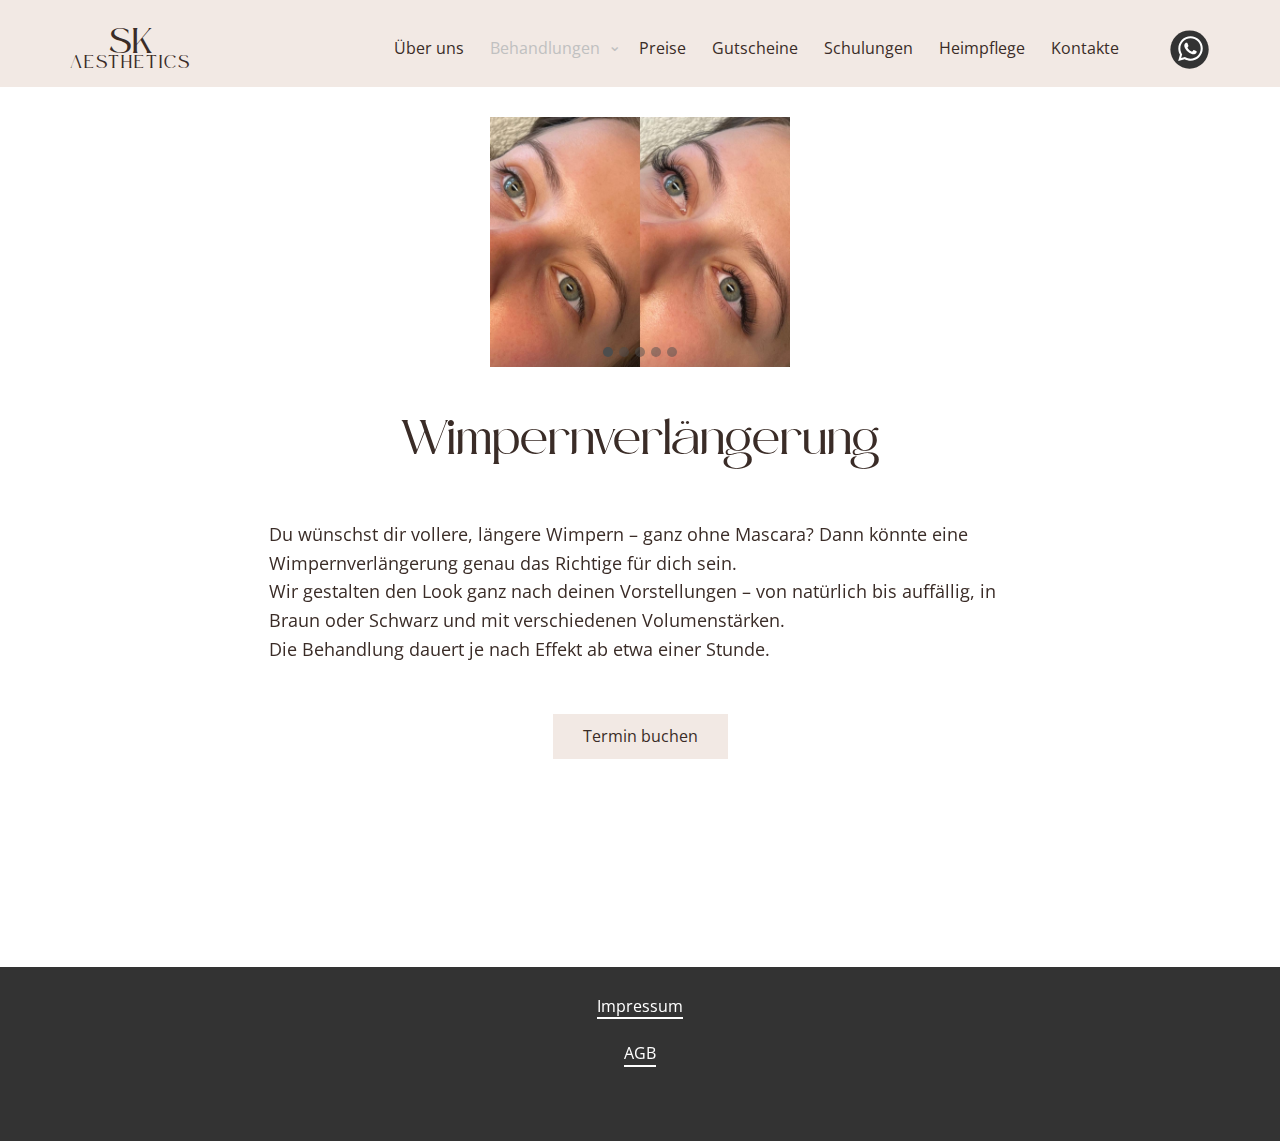
<file: B---Wimpernverlängerung.html>
<!DOCTYPE html>
<html style="font-size: 16px;" lang="en"><head>
    <!-- Google Tag Manager -->
    <script>(function(w,d,s,l,i){w[l]=w[l]||[];w[l].push({'gtm.start':
    new Date().getTime(),event:'gtm.js'});var f=d.getElementsByTagName(s)[0],
    j=d.createElement(s),dl=l!='dataLayer'?'&l='+l:'';j.async=true;j.src=
    'https://www.googletagmanager.com/gtm.js?id='+i+dl;f.parentNode.insertBefore(j,f);
    })(window,document,'script','dataLayer','GTM-NCVS973X');</script>
    <!-- End Google Tag Manager -->
     
    <meta name="viewport" content="width=device-width, initial-scale=1.0">
    <meta charset="utf-8">
    <meta name="keywords" content="SK​, GutscheineZeit für dich selbst oder zum Verschenken">
    <meta name="description" content="">
    <title>B - Wimpernverlängerung</title>
    <link rel="stylesheet" href="nicepage.css" media="screen">
<link rel="stylesheet" href="B---Wimpernverlängerung.css" media="screen">
<link rel="stylesheet" href="B---(Elements).css" media="screen">
    <script class="u-script" type="text/javascript" src="jquery.js" defer=""></script>
    <script class="u-script" type="text/javascript" src="nicepage.js" defer=""></script>
    <meta name="generator" content="Nicepage 7.10.10, nicepage.com">
    
    
    
    
    
    
    
    
    
    
    
    
    
    <link id="u-theme-google-font" rel="stylesheet" href="https://fonts.googleapis.com/css?family=Roboto:100,100i,200,200i,300,300i,400,400i,500,500i,600,600i,700,700i,800,800i,900,900i|Open+Sans:300,300i,400,400i,500,500i,600,600i,700,700i,800,800i">
    <script type="application/ld+json">{
		"@context": "http://schema.org",
		"@type": "Organization",
		"name": "",
		"sameAs": [
				"https://wa.me/4915901295668?text=Guten Tag, Ich möchte einen Termin vereinbaren!"
		]
}</script>
    <meta name="theme-color" content="#478ac9">
    <meta property="og:title" content="B - Wimpernverlängerung">
    <meta property="og:type" content="website">
  <meta name="referrer" content="origin"><meta data-intl-tel-input-cdn-path="intlTelInput/"></head>
  <body data-path-to-root="./" data-include-products="false" class="u-body u-xl-mode" data-lang="en">
    <!-- Google Tag Manager (noscript) -->
    <noscript><iframe src="https://www.googletagmanager.com/ns.html?id=GTM-NCVS973X"
    height="0" width="0" style="display:none;visibility:hidden"></iframe></noscript>
    <!-- End Google Tag Manager (noscript) -->
     
    <header class="u-align-center-sm u-align-center-xs u-clearfix u-header u-sticky u-sticky-fef9 u-white" id="header"><div class="u-clearfix u-sheet u-valign-middle-sm u-sheet-1">
        <div class="u-clearfix u-group-elements u-group-elements-1" data-href="./" data-page-id="233931943" title="Main" id="logo">
          <h2 class="u-align-center u-heading-font u-text u-text-default u-text-1">SK </h2>
          <p class="u-custom-font u-text u-text-2">AESTHETICS </p>
        </div>
        <nav class="u-align-left u-dropdown-icon u-menu u-menu-dropdown u-offcanvas u-menu-1" role="navigation" data-position="" data-responsive-from="MD">
          <div class="menu-collapse" style="font-size: 1rem;">
            <a class="u-button-style u-custom-text-active-color u-hamburger-link u-nav-link" href="#" tabindex="-1" aria-label="Open menu" aria-controls="7b4d">
              <svg class="u-svg-link" preserveAspectRatio="xMidYMin slice" viewBox="0 0 302 302" style=""><use xmlns:xlink="http://www.w3.org/1999/xlink" xlink:href="#svg-8a8f"></use></svg>
              <svg xmlns="http://www.w3.org/2000/svg" xmlns:xlink="http://www.w3.org/1999/xlink" version="1.1" id="svg-8a8f" x="0px" y="0px" viewBox="0 0 302 302" style="enable-background:new 0 0 302 302;" xml:space="preserve" class="u-svg-content"><g><rect y="36" width="302" height="30"></rect><rect y="236" width="302" height="30"></rect><rect y="136" width="302" height="30"></rect>
</g><g></g><g></g><g></g><g></g><g></g><g></g><g></g><g></g><g></g><g></g><g></g><g></g><g></g><g></g><g></g></svg>
            </a>
          </div>
          <div class="u-custom-menu u-nav-container" id="desktop-menu">
            <ul role="menubar" class="u-nav u-unstyled u-nav-1"><li role="none" class="u-nav-item"><a tabindex="-1" role="menuitem" class="u-button-style u-nav-link u-text-active-grey-25 u-text-hover-palette-2-base" href="index.html#block-7" data-page-id="233931943" style="padding: 10px 13px;">Über uns</a>
</li><li role="none" class="u-nav-item"><a tabindex="-1" role="menuitem" class="u-button-style u-nav-link u-text-active-grey-25 u-text-hover-palette-2-base" href="index.html#block-14" data-page-id="233931943" aria-haspopup="true" aria-expanded="true" style="padding: 10px 13px;">Behandlungen</a><div class="u-nav-popup"><ul role="menu" class="u-h-spacing-12 u-nav u-unstyled u-v-spacing-10 u-nav-2" aria-label="Behandlungen menu"><li role="none" class="u-nav-item"><a role="menuitem" class="u-button-style u-nav-link u-text-active-white u-white" href="B---Wimpernverlängerung.html">Wimpernverlängerung</a>
</li><li role="none" class="u-nav-item"><a role="menuitem" class="u-button-style u-nav-link u-text-active-white u-white" href="B---Augenbrauenlaminierung.html">Augenbrauenlifting</a>
</li><li role="none" class="u-nav-item"><a role="menuitem" class="u-button-style u-nav-link u-text-active-white u-white" href="B---Wimpernlaminierung.html">Wimpernlifting</a>
  </li><li role="none" class="u-nav-item"><a role="menuitem" class="u-button-style u-nav-link u-text-active-white u-white" href="B---Individuelle-Gesichtsbeh.html">Individuelle Gesichtsbehandlung</a>
    </li><li role="none" class="u-nav-item"><a role="menuitem" class="u-button-style u-nav-link u-text-active-white u-white" href="B---Glow-and-Hydrate.html">Glow &amp; Hydrate Dermaplaning</a>
</li><li role="none" class="u-nav-item"><a role="menuitem" class="u-button-style u-nav-link u-text-active-white u-white" href="B---Microneedling--SkinPen.html">Microneedling- SkinPen</a>
</li><li role="none" class="u-nav-item"><a role="menuitem" class="u-button-style u-nav-link u-text-active-white u-white" href="B---AlumierMD.html">AlumierMD – Professionelle chemische Peelings</a>
</li></ul>
</div>
</li><li role="none" class="u-nav-item"><a tabindex="-1" role="menuitem" class="u-button-style u-nav-link u-text-active-grey-25 u-text-hover-palette-2-base" href="index.html#block-12" data-page-id="233931943" style="padding: 10px 13px;">Preise</a>
</li><li role="none" class="u-nav-item"><a role="menuitem" class="u-button-style u-nav-link u-text-active-grey-25 u-text-hover-palette-2-base" href="Gutscheine.html" style="padding: 10px 13px;">Gutscheine</a>
</li><li role="none" class="u-nav-item"><a role="menuitem" class="u-button-style u-nav-link u-text-active-grey-25 u-text-hover-palette-2-base" href="Wimpernlifting-Schulung.html" style="padding: 10px 13px;">Schulungen</a>
</li><li role="none" class="u-nav-item"><a role="menuitem" class="u-button-style u-nav-link u-text-active-grey-25 u-text-hover-palette-2-base" href="Heimfplege.html" style="padding: 10px 13px;">Heimpflege</a>
</li><li role="none" class="u-nav-item"><a tabindex="-1" role="menuitem" class="u-button-style u-nav-link u-text-active-grey-25 u-text-hover-palette-2-base" href="index.html#sec-b3a3" data-page-id="233931943" style="padding: 10px 13px;">Kontakte</a>
</li></ul>
          </div>
          <div class="u-custom-menu u-nav-container-collapse" id="7b4d" role="region" aria-label="Menu panel">
            <div class="u-align-center u-container-align-center u-container-style u-inner-container-layout u-sidenav u-white u-sidenav-1">
              <div class="u-inner-container-layout u-sidenav-overflow">
                <div class="u-menu-close" tabindex="-1" aria-label="Close menu"></div>
                <ul class="u-align-left u-nav u-popupmenu-items u-spacing-20 u-unstyled u-nav-3" role="menubar"><li role="none" class="u-nav-item"><a tabindex="-1" role="menuitem" class="u-button-style u-nav-link" href="./#block-7" data-page-id="233931943">Über uns</a>
</li><li role="none" class="u-nav-item"><a tabindex="-1" role="menuitem" class="u-button-style u-nav-link" href="./#block-14" data-page-id="233931943" aria-haspopup="true" aria-expanded="true">Behandlungen</a><div class="u-nav-popup"><ul role="menu" class="u-h-spacing-12 u-nav u-unstyled u-v-spacing-10 u-nav-4" aria-label="Behandlungen menu" id="dropdown-behandlung"><li role="none" class="u-nav-item"><a role="menuitem" class="u-button-style u-nav-link" href="B---Wimpernverlängerung.html">Wimpernverlängerung</a>
</li><li role="none" class="u-nav-item"><a role="menuitem" class="u-button-style u-nav-link" href="B---Augenbrauenlaminierung.html">Augenbrauenlifting</a>
</li><li role="none" class="u-nav-item"><a role="menuitem" class="u-button-style u-nav-link" href="B---Wimpernlaminierung.html">Wimpernlifting</a>
</li><li role="none" class="u-nav-item"><a role="menuitem" class="u-button-style u-nav-link" href="B---Individuelle-Gesichtsbeh.html">Individuelle Gesichtsbehandlung</a>
</li><li role="none" class="u-nav-item"><a role="menuitem" class="u-button-style u-nav-link" href="B---Glow-and-Hydrate.html">Glow &amp; Hydrate Dermaplaning</a>
</li><li role="none" class="u-nav-item"><a role="menuitem" class="u-button-style u-nav-link" href="B---Microneedling--SkinPen.html">Microneedling- SkinPen</a>
</li><li role="none" class="u-nav-item"><a role="menuitem" class="u-button-style u-nav-link" href="B---AlumierMD.html">AlumierMD – Professionelle chemische Peelings</a>

</li></ul>
</div>
</li><li role="none" class="u-nav-item"><a tabindex="-1" role="menuitem" class="u-button-style u-nav-link" href="./#block-12" data-page-id="233931943">Preise</a>
</li><li role="none" class="u-nav-item"><a role="menuitem" class="u-button-style u-nav-link" href="Gutscheine.html">Gutscheine</a>
</li><li role="none" class="u-nav-item"><a role="menuitem" class="u-button-style u-nav-link" href="Wimpernlifting-Schulung.html">Schulungen</a>
</li><li role="none" class="u-nav-item"><a role="menuitem" class="u-button-style u-nav-link" href="Heimfplege.html">Heimpflege</a>
</li><li role="none" class="u-nav-item"><a tabindex="-1" role="menuitem" class="u-button-style u-nav-link" href="./#sec-b3a3" data-page-id="233931943">Kontakte</a>
</li></ul>
              </div>
            </div>
            <div class="u-black u-menu-overlay u-opacity u-opacity-70"></div>
          </div>
          <style class="menu-style">@media (max-width: 939px) {
                    [data-responsive-from="MD"] .u-nav-container {
                        display: none;
                    }
                    [data-responsive-from="MD"] .menu-collapse {
                        display: block;
                    }
                }</style>
        </nav>
        <div class="u-social-icons u-social-icons-1">
          <a class="u-social-url" target="_blank" data-type="Whatsapp" title="Whatsapp" href="https://wa.me/4915901295668?text=Guten Tag, Ich möchte einen Termin vereinbaren!"><span class="u-icon u-social-icon u-social-whatsapp u-text-grey-80 u-icon-1"><svg class="u-svg-link" preserveAspectRatio="xMidYMin slice" viewBox="0 0 112 112" style=""><use xlink:href="#svg-9761"></use></svg><svg class="u-svg-content" viewBox="0 0 112 112" x="0" y="0" id="svg-9761"><circle fill="currentColor" cx="56.1" cy="56.1" r="55"></circle><path fill="#FFFFFF" d="M83.8,28.3C77.2,21.7,68.4,18,59,18c-19.3,0-35.1,15.7-35.1,35.1c0,6.2,1.6,12.2,4.7,17.5l-5,18.2L42.2,84
	c5.1,2.8,10.9,4.3,16.8,4.3h0l0,0c19.3,0,35.1-15.7,35.1-35.1C94.1,43.8,90.5,35,83.8,28.3 M59,82.3L59,82.3
	c-5.2,0-10.4-1.4-14.9-4.1l-1.1-0.6l-11,2.9L35,69.8l-0.7-1.1c-2.9-4.6-4.5-10-4.5-15.5C29.8,37,42.9,24,59,24
	c7.8,0,15.1,3,20.6,8.6c5.5,5.5,8.5,12.8,8.5,20.6C88.2,69.2,75.1,82.3,59,82.3 M75,60.5c-0.9-0.4-5.2-2.6-6-2.9
	c-0.8-0.3-1.4-0.4-2,0.4s-2.3,2.9-2.8,3.4c-0.5,0.6-1,0.7-1.9,0.2c-0.9-0.4-3.7-1.4-7.1-4.4c-2.6-2.3-4.4-5.2-4.9-6.1
	c-0.5-0.9-0.1-1.4,0.4-1.8c0.4-0.4,0.9-1,1.3-1.5c0.4-0.5,0.6-0.9,0.9-1.5c0.3-0.6,0.1-1.1-0.1-1.5c-0.2-0.4-2-4.8-2.7-6.5
	c-0.7-1.7-1.4-1.5-2-1.5c-0.5,0-1.1,0-1.7,0c-0.6,0-1.5,0.2-2.3,1.1c-0.8,0.9-3.1,3-3.1,7.3c0,4.3,3.1,8.5,3.6,9.1
	c0.4,0.6,6.2,9.4,15,13.2c2.1,0.9,3.7,1.4,5,1.8c2.1,0.7,4,0.6,5.5,0.3c1.7-0.3,5.2-2.1,5.9-4.2c0.7-2,0.7-3.8,0.5-4.2
	C76.5,61.1,75.9,60.9,75,60.5"></path></svg></span>
          </a>
        </div>
      </div></header>
       <section class="u-align-center u-clearfix u-container-align-center u-section-8" id="block-21">
      <div class="u-clearfix u-sheet u-valign-middle u-sheet-1">
        <!-- <h2 class="u-text u-text-default u-text-1"></h2> -->
        <div class="u-carousel u-gallery u-gallery-slider u-layout-carousel u-lightbox u-no-transition u-show-text-on-hover u-gallery-1" id="carousel-61ba" data-interval="5000" data-u-ride="carousel">
          <ol class="u-absolute-hcenter u-carousel-indicators u-carousel-indicators-1">
            <li data-u-target="#carousel-61ba" data-u-slide-to="0" class="u-active u-grey-70 u-shape-circle" style="width: 10px; height: 10px;"></li>
            <li data-u-target="#carousel-61ba" data-u-slide-to="1" class="u-grey-70 u-shape-circle" style="width: 10px; height: 10px;"></li>
            <li data-u-target="#carousel-61ba" data-u-slide-to="2" class="u-grey-70 u-shape-circle" style="width: 10px; height: 10px;"></li>
            <li data-u-target="#carousel-61ba" data-u-slide-to="3" class="u-grey-70 u-shape-circle" style="width: 10px; height: 10px;"></li>
            <li data-u-target="#carousel-61ba" data-u-slide-to="4" class="u-grey-70 u-shape-circle" style="width: 10px; height: 10px;"></li>
          </ol>
          <div class="u-carousel-inner u-gallery-inner u-gallery-inner-1" role="listbox">
            <div class="u-active u-carousel-item u-effect-fade u-gallery-item u-carousel-item-1">
              <div class="u-back-slide">
                <img class="u-back-image u-expanded" src="images/wv-1.jpg">
              </div>
            </div>
            <div class="u-carousel-item u-effect-fade u-gallery-item u-carousel-item-2">
              <div class="u-back-slide">
                <img class="u-back-image u-expanded" src="images/wv-2.jpg">
              </div>
            </div>
            <div class="u-carousel-item u-effect-fade u-gallery-item u-carousel-item-2">
              <div class="u-back-slide">
                <img class="u-back-image u-expanded" src="images/wv-3.jpg">
              </div>
            </div>
              <div class="u-carousel-item u-effect-fade u-gallery-item u-carousel-item-2">
              <div class="u-back-slide">
                <img class="u-back-image u-expanded" src="images/wv-4.jpg">
              </div>
            </div>
              <div class="u-carousel-item u-effect-fade u-gallery-item u-carousel-item-2">
              <div class="u-back-slide">
                <img class="u-back-image u-expanded" src="images/wv-5.jpg">
              </div>
            </div>
          </div>
          <!--
          <a class="u-absolute-vcenter u-carousel-control u-carousel-control-prev u-grey-70 u-icon-circle u-opacity u-opacity-70 u-spacing-10 u-text-white u-carousel-control-1" href="#carousel-61ba" role="button" data-u-slide="prev"><span aria-hidden="true">
              <svg viewBox="0 0 451.847 451.847"><path d="M97.141,225.92c0-8.095,3.091-16.192,9.259-22.366L300.689,9.27c12.359-12.359,32.397-12.359,44.751,0
c12.354,12.354,12.354,32.388,0,44.748L173.525,225.92l171.903,171.909c12.354,12.354,12.354,32.391,0,44.744
c-12.354,12.365-32.386,12.365-44.745,0l-194.29-194.281C100.226,242.115,97.141,234.018,97.141,225.92z"></path></svg></span><span class="sr-only">
              <svg viewBox="0 0 451.847 451.847"><path d="M97.141,225.92c0-8.095,3.091-16.192,9.259-22.366L300.689,9.27c12.359-12.359,32.397-12.359,44.751,0
c12.354,12.354,12.354,32.388,0,44.748L173.525,225.92l171.903,171.909c12.354,12.354,12.354,32.391,0,44.744
c-12.354,12.365-32.386,12.365-44.745,0l-194.29-194.281C100.226,242.115,97.141,234.018,97.141,225.92z"></path></svg></span>
          </a>
          <a class="u-absolute-vcenter u-carousel-control u-carousel-control-next u-grey-70 u-icon-circle u-opacity u-opacity-70 u-spacing-10 u-text-white u-carousel-control-2" href="#carousel-61ba" role="button" data-u-slide="next"><span aria-hidden="true">
              <svg viewBox="0 0 451.846 451.847"><path d="M345.441,248.292L151.154,442.573c-12.359,12.365-32.397,12.365-44.75,0c-12.354-12.354-12.354-32.391,0-44.744
L278.318,225.92L106.409,54.017c-12.354-12.359-12.354-32.394,0-44.748c12.354-12.359,32.391-12.359,44.75,0l194.287,194.284
c6.177,6.18,9.262,14.271,9.262,22.366C354.708,234.018,351.617,242.115,345.441,248.292z"></path></svg></span><span class="sr-only">
              <svg viewBox="0 0 451.846 451.847"><path d="M345.441,248.292L151.154,442.573c-12.359,12.365-32.397,12.365-44.75,0c-12.354-12.354-12.354-32.391,0-44.744
L278.318,225.92L106.409,54.017c-12.354-12.359-12.354-32.394,0-44.748c12.354-12.359,32.391-12.359,44.75,0l194.287,194.284
c6.177,6.18,9.262,14.271,9.262,22.366C354.708,234.018,351.617,242.115,345.441,248.292z"></path></svg></span>
          </a>
          -->
        </div>
      </div>
    </section>
    <section class="u-clearfix u-section-1" id="block-15">
      <div class="u-clearfix u-sheet u-sheet-1">
        <h2 class="u-align-center u-text u-text-default u-text-1"> Wimpernverlängerung<br>
        </h2>
        <p class="u-text u-text-2"> Du wünschst dir vollere, längere Wimpern – ganz ohne Mascara? Dann könnte eine Wimpernverlängerung genau das Richtige für dich sein.<br>Wir gestalten den Look ganz nach deinen Vorstellungen – von natürlich bis auffällig, in Braun oder Schwarz und mit verschiedenen Volumenstärken.&nbsp;<br>Die Behandlung dauert je nach Effekt ab etwa einer Stunde.&nbsp;<br>
        </p>
        <div class="u-align-center u-text u-text-2">
            <a href="" class="u-border-none u-btn u-button-style u-custom-color-1 u-hover-custom-color-2 u-btn-1" id="btn-emphasis-2">Termin buchen</a>
        </div>
        <br>
        <br>
      </div>
    </section>
    
    
    
    
    
    
    
    
    
    
    
    
    <footer class="u-align-center u-clearfix u-container-align-center u-footer u-grey-80 u-footer" id="footer"><div class="u-clearfix u-sheet u-sheet-1">
        <a href="Impressum.html" data-page-id="39966354" class="u-active-none u-border-2 u-border-no-left u-border-no-right u-border-no-top u-border-white u-btn u-btn-rectangle u-button-style u-hover-none u-none u-btn-1" title="Impressum">Impressum </a>
        <a href="AGB.html" data-page-id="24473425" class="u-active-none u-border-2 u-border-no-left u-border-no-right u-border-no-top u-border-white u-btn u-btn-rectangle u-button-style u-hover-none u-none u-btn-2" title="AGB">AGB</a>
      </div></footer>
    <section class="u-backlink u-clearfix u-grey-80"></section>
  
</body></html>
</file>
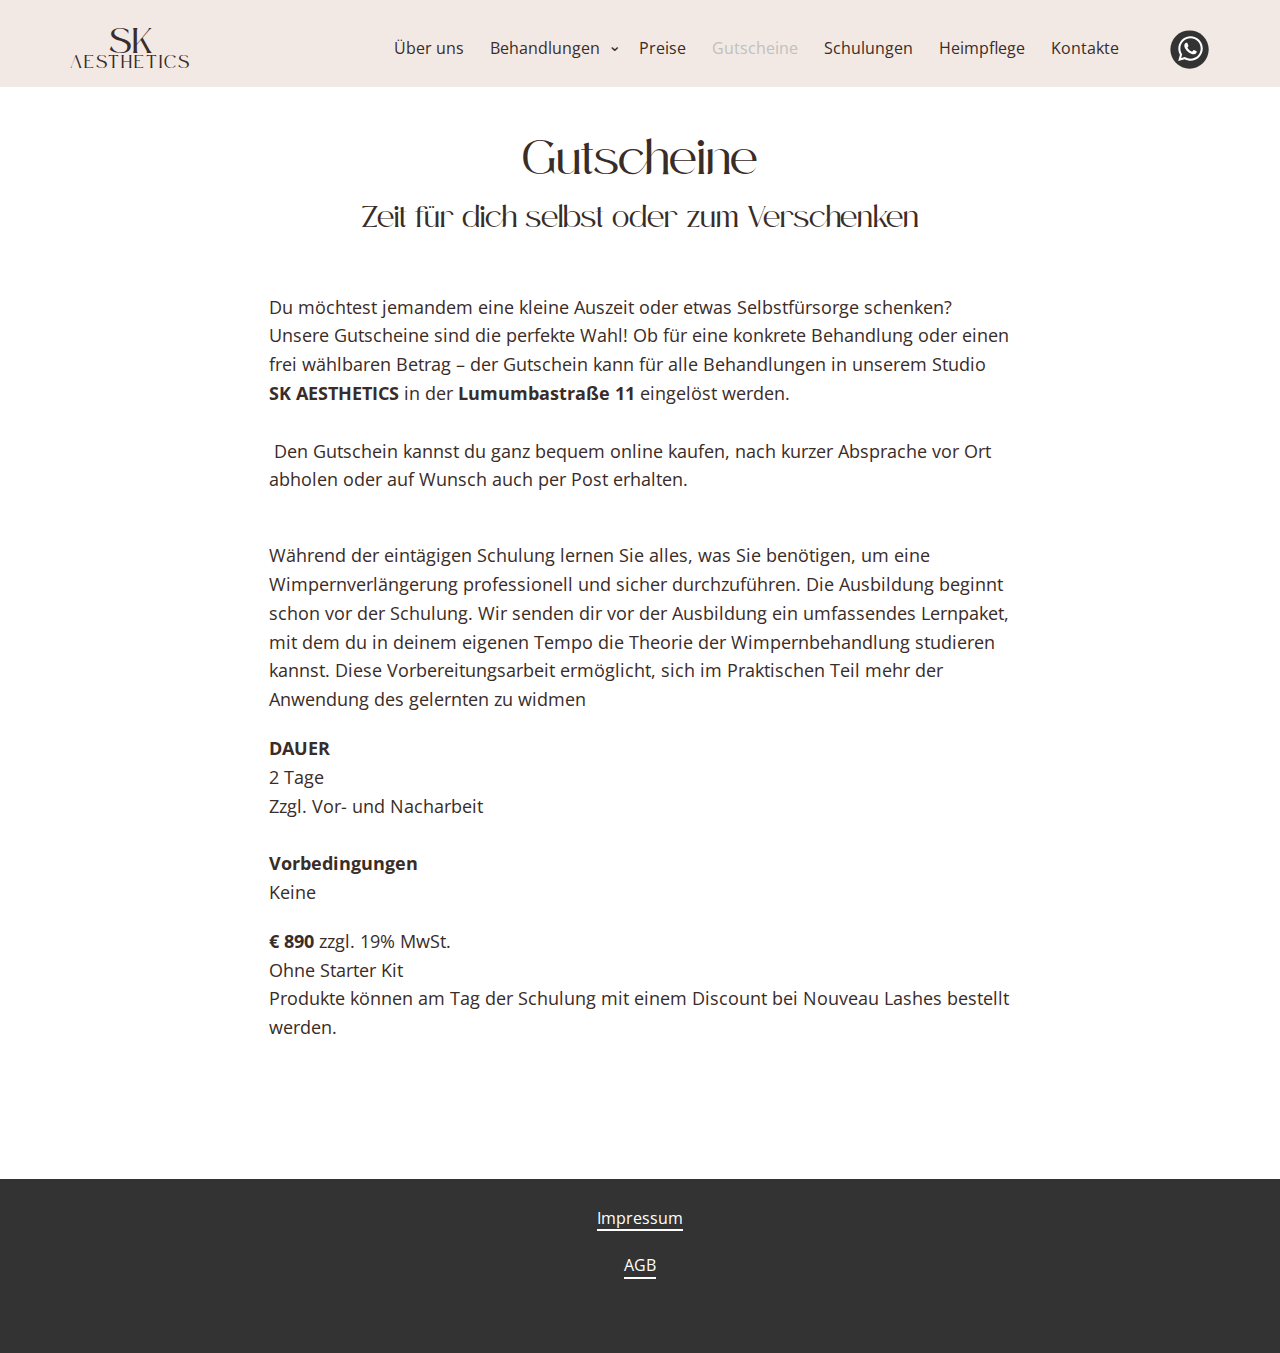
<file: Gutscheine.html>
<!DOCTYPE html>
<html style="font-size: 16px;" lang="en"><head>
    <!-- Google Tag Manager -->
    <script>(function(w,d,s,l,i){w[l]=w[l]||[];w[l].push({'gtm.start':
    new Date().getTime(),event:'gtm.js'});var f=d.getElementsByTagName(s)[0],
    j=d.createElement(s),dl=l!='dataLayer'?'&l='+l:'';j.async=true;j.src=
    'https://www.googletagmanager.com/gtm.js?id='+i+dl;f.parentNode.insertBefore(j,f);
    })(window,document,'script','dataLayer','GTM-NCVS973X');</script>
    <!-- End Google Tag Manager -->
     
    <meta name="viewport" content="width=device-width, initial-scale=1.0">
    <meta charset="utf-8">
    <meta name="keywords" content="SK​, GutscheineZeit für dich selbst oder zum Verschenken">
    <meta name="description" content="">
    <title>Gutscheine</title>
    <link rel="stylesheet" href="nicepage.css" media="screen">
<link rel="stylesheet" href="Gutscheine.css" media="screen">
    <script class="u-script" type="text/javascript" src="jquery.js" defer=""></script>
    <script class="u-script" type="text/javascript" src="nicepage.js" defer=""></script>
    <meta name="generator" content="Nicepage 7.10.10, nicepage.com">
    
    
    
    
    
    
    
    
    
    
    
    
    
    <link id="u-theme-google-font" rel="stylesheet" href="https://fonts.googleapis.com/css?family=Roboto:100,100i,200,200i,300,300i,400,400i,500,500i,600,600i,700,700i,800,800i,900,900i|Open+Sans:300,300i,400,400i,500,500i,600,600i,700,700i,800,800i">
    <script type="application/ld+json">{
		"@context": "http://schema.org",
		"@type": "Organization",
		"name": "",
		"sameAs": [
				"https://wa.me/4915901295668?text=Guten Tag, Ich möchte einen Termin vereinbaren!"
		]
}</script>
    <meta name="theme-color" content="#478ac9">
    <meta property="og:title" content="Gutscheine">
    <meta property="og:type" content="website">
  <meta name="referrer" content="origin"><meta data-intl-tel-input-cdn-path="intlTelInput/"></head>
  <body data-path-to-root="./" data-include-products="false" class="u-body u-xl-mode" data-lang="en">
    <!-- Google Tag Manager (noscript) -->
    <noscript><iframe src="https://www.googletagmanager.com/ns.html?id=GTM-NCVS973X"
    height="0" width="0" style="display:none;visibility:hidden"></iframe></noscript>
    <!-- End Google Tag Manager (noscript) -->
     
    <header class="u-align-center-sm u-align-center-xs u-clearfix u-header u-sticky u-sticky-fef9 u-white" id="header"><div class="u-clearfix u-sheet u-valign-middle-sm u-sheet-1">
        <div class="u-clearfix u-group-elements u-group-elements-1" data-href="./" data-page-id="233931943" title="Main" id="logo">
          <h2 class="u-align-center u-heading-font u-text u-text-default u-text-1">SK </h2>
          <p class="u-custom-font u-text u-text-2">AESTHETICS </p>
        </div>
        <nav class="u-align-left u-dropdown-icon u-menu u-menu-dropdown u-offcanvas u-menu-1" role="navigation" data-position="" data-responsive-from="MD">
          <div class="menu-collapse" style="font-size: 1rem;">
            <a class="u-button-style u-custom-text-active-color u-hamburger-link u-nav-link" href="#" tabindex="-1" aria-label="Open menu" aria-controls="7b4d">
              <svg class="u-svg-link" preserveAspectRatio="xMidYMin slice" viewBox="0 0 302 302" style=""><use xmlns:xlink="http://www.w3.org/1999/xlink" xlink:href="#svg-8a8f"></use></svg>
              <svg xmlns="http://www.w3.org/2000/svg" xmlns:xlink="http://www.w3.org/1999/xlink" version="1.1" id="svg-8a8f" x="0px" y="0px" viewBox="0 0 302 302" style="enable-background:new 0 0 302 302;" xml:space="preserve" class="u-svg-content"><g><rect y="36" width="302" height="30"></rect><rect y="236" width="302" height="30"></rect><rect y="136" width="302" height="30"></rect>
</g><g></g><g></g><g></g><g></g><g></g><g></g><g></g><g></g><g></g><g></g><g></g><g></g><g></g><g></g><g></g></svg>
            </a>
          </div>
          <div class="u-custom-menu u-nav-container" id="desktop-menu">
            <ul role="menubar" class="u-nav u-unstyled u-nav-1"><li role="none" class="u-nav-item"><a tabindex="-1" role="menuitem" class="u-button-style u-nav-link u-text-active-grey-25 u-text-hover-palette-2-base" href="index.html#block-7" data-page-id="233931943" style="padding: 10px 13px;">Über uns</a>
</li><li role="none" class="u-nav-item"><a tabindex="-1" role="menuitem" class="u-button-style u-nav-link u-text-active-grey-25 u-text-hover-palette-2-base" href="index.html#block-14" data-page-id="233931943" aria-haspopup="true" aria-expanded="true" style="padding: 10px 13px;">Behandlungen</a><div class="u-nav-popup"><ul role="menu" class="u-h-spacing-12 u-nav u-unstyled u-v-spacing-10 u-nav-2" aria-label="Behandlungen menu"><li role="none" class="u-nav-item"><a role="menuitem" class="u-button-style u-nav-link u-text-active-white u-white" href="B---Wimpernverlängerung.html">Wimpernverlängerung</a>
</li><li role="none" class="u-nav-item"><a role="menuitem" class="u-button-style u-nav-link u-text-active-white u-white" href="B---Augenbrauenlaminierung.html">Augenbrauenlifting</a>
</li><li role="none" class="u-nav-item"><a role="menuitem" class="u-button-style u-nav-link u-text-active-white u-white" href="B---Wimpernlaminierung.html">Wimpernlifting</a>
  </li><li role="none" class="u-nav-item"><a role="menuitem" class="u-button-style u-nav-link u-text-active-white u-white" href="B---Individuelle-Gesichtsbeh.html">Individuelle Gesichtsbehandlung</a>
    </li><li role="none" class="u-nav-item"><a role="menuitem" class="u-button-style u-nav-link u-text-active-white u-white" href="B---Glow-and-Hydrate.html">Glow &amp; Hydrate Dermaplaning</a>
</li><li role="none" class="u-nav-item"><a role="menuitem" class="u-button-style u-nav-link u-text-active-white u-white" href="B---Microneedling--SkinPen.html">Microneedling- SkinPen</a>
</li><li role="none" class="u-nav-item"><a role="menuitem" class="u-button-style u-nav-link u-text-active-white u-white" href="B---AlumierMD.html">AlumierMD – Professionelle chemische Peelings</a>
</li></ul>
</div>
</li><li role="none" class="u-nav-item"><a tabindex="-1" role="menuitem" class="u-button-style u-nav-link u-text-active-grey-25 u-text-hover-palette-2-base" href="index.html#block-12" data-page-id="233931943" style="padding: 10px 13px;">Preise</a>
</li><li role="none" class="u-nav-item"><a role="menuitem" class="u-button-style u-nav-link u-text-active-grey-25 u-text-hover-palette-2-base" href="Gutscheine.html" style="padding: 10px 13px;">Gutscheine</a>
</li><li role="none" class="u-nav-item"><a role="menuitem" class="u-button-style u-nav-link u-text-active-grey-25 u-text-hover-palette-2-base" href="Wimpernlifting-Schulung.html" style="padding: 10px 13px;">Schulungen</a>
</li><li role="none" class="u-nav-item"><a role="menuitem" class="u-button-style u-nav-link u-text-active-grey-25 u-text-hover-palette-2-base" href="Heimfplege.html" style="padding: 10px 13px;">Heimpflege</a>
</li><li role="none" class="u-nav-item"><a tabindex="-1" role="menuitem" class="u-button-style u-nav-link u-text-active-grey-25 u-text-hover-palette-2-base" href="index.html#sec-b3a3" data-page-id="233931943" style="padding: 10px 13px;">Kontakte</a>
</li></ul>
          </div>
          <div class="u-custom-menu u-nav-container-collapse" id="7b4d" role="region" aria-label="Menu panel">
            <div class="u-align-center u-container-align-center u-container-style u-inner-container-layout u-sidenav u-white u-sidenav-1">
              <div class="u-inner-container-layout u-sidenav-overflow">
                <div class="u-menu-close" tabindex="-1" aria-label="Close menu"></div>
                <ul class="u-align-left u-nav u-popupmenu-items u-spacing-20 u-unstyled u-nav-3" role="menubar"><li role="none" class="u-nav-item"><a tabindex="-1" role="menuitem" class="u-button-style u-nav-link" href="./#block-7" data-page-id="233931943">Über uns</a>
</li><li role="none" class="u-nav-item"><a tabindex="-1" role="menuitem" class="u-button-style u-nav-link" href="./#block-14" data-page-id="233931943" aria-haspopup="true" aria-expanded="true">Behandlungen</a><div class="u-nav-popup"><ul role="menu" class="u-h-spacing-12 u-nav u-unstyled u-v-spacing-10 u-nav-4" aria-label="Behandlungen menu" id="dropdown-behandlung"><li role="none" class="u-nav-item"><a role="menuitem" class="u-button-style u-nav-link" href="B---Wimpernverlängerung.html">Wimpernverlängerung</a>
</li><li role="none" class="u-nav-item"><a role="menuitem" class="u-button-style u-nav-link" href="B---Augenbrauenlaminierung.html">Augenbrauenlifting</a>
</li><li role="none" class="u-nav-item"><a role="menuitem" class="u-button-style u-nav-link" href="B---Wimpernlaminierung.html">Wimpernlifting</a>
</li><li role="none" class="u-nav-item"><a role="menuitem" class="u-button-style u-nav-link" href="B---Individuelle-Gesichtsbeh.html">Individuelle Gesichtsbehandlung</a>
</li><li role="none" class="u-nav-item"><a role="menuitem" class="u-button-style u-nav-link" href="B---Glow-and-Hydrate.html">Glow &amp; Hydrate Dermaplaning</a>
</li><li role="none" class="u-nav-item"><a role="menuitem" class="u-button-style u-nav-link" href="B---Microneedling--SkinPen.html">Microneedling- SkinPen</a>
</li><li role="none" class="u-nav-item"><a role="menuitem" class="u-button-style u-nav-link" href="B---AlumierMD.html">AlumierMD – Professionelle chemische Peelings</a>

</li></ul>
</div>
</li><li role="none" class="u-nav-item"><a tabindex="-1" role="menuitem" class="u-button-style u-nav-link" href="./#block-12" data-page-id="233931943">Preise</a>
</li><li role="none" class="u-nav-item"><a role="menuitem" class="u-button-style u-nav-link" href="Gutscheine.html">Gutscheine</a>
</li><li role="none" class="u-nav-item"><a role="menuitem" class="u-button-style u-nav-link" href="Wimpernlifting-Schulung.html">Schulungen</a>
</li><li role="none" class="u-nav-item"><a role="menuitem" class="u-button-style u-nav-link" href="Heimfplege.html">Heimpflege</a>
</li><li role="none" class="u-nav-item"><a tabindex="-1" role="menuitem" class="u-button-style u-nav-link" href="./#sec-b3a3" data-page-id="233931943">Kontakte</a>
</li></ul>
              </div>
            </div>
            <div class="u-black u-menu-overlay u-opacity u-opacity-70"></div>
          </div>
          <style class="menu-style">@media (max-width: 939px) {
                    [data-responsive-from="MD"] .u-nav-container {
                        display: none;
                    }
                    [data-responsive-from="MD"] .menu-collapse {
                        display: block;
                    }
                }</style>
        </nav>
        <div class="u-social-icons u-social-icons-1">
          <a class="u-social-url" target="_blank" data-type="Whatsapp" title="Whatsapp" href="https://wa.me/4915901295668?text=Guten Tag, Ich möchte einen Termin vereinbaren!"><span class="u-icon u-social-icon u-social-whatsapp u-text-grey-80 u-icon-1"><svg class="u-svg-link" preserveAspectRatio="xMidYMin slice" viewBox="0 0 112 112" style=""><use xlink:href="#svg-9761"></use></svg><svg class="u-svg-content" viewBox="0 0 112 112" x="0" y="0" id="svg-9761"><circle fill="currentColor" cx="56.1" cy="56.1" r="55"></circle><path fill="#FFFFFF" d="M83.8,28.3C77.2,21.7,68.4,18,59,18c-19.3,0-35.1,15.7-35.1,35.1c0,6.2,1.6,12.2,4.7,17.5l-5,18.2L42.2,84
	c5.1,2.8,10.9,4.3,16.8,4.3h0l0,0c19.3,0,35.1-15.7,35.1-35.1C94.1,43.8,90.5,35,83.8,28.3 M59,82.3L59,82.3
	c-5.2,0-10.4-1.4-14.9-4.1l-1.1-0.6l-11,2.9L35,69.8l-0.7-1.1c-2.9-4.6-4.5-10-4.5-15.5C29.8,37,42.9,24,59,24
	c7.8,0,15.1,3,20.6,8.6c5.5,5.5,8.5,12.8,8.5,20.6C88.2,69.2,75.1,82.3,59,82.3 M75,60.5c-0.9-0.4-5.2-2.6-6-2.9
	c-0.8-0.3-1.4-0.4-2,0.4s-2.3,2.9-2.8,3.4c-0.5,0.6-1,0.7-1.9,0.2c-0.9-0.4-3.7-1.4-7.1-4.4c-2.6-2.3-4.4-5.2-4.9-6.1
	c-0.5-0.9-0.1-1.4,0.4-1.8c0.4-0.4,0.9-1,1.3-1.5c0.4-0.5,0.6-0.9,0.9-1.5c0.3-0.6,0.1-1.1-0.1-1.5c-0.2-0.4-2-4.8-2.7-6.5
	c-0.7-1.7-1.4-1.5-2-1.5c-0.5,0-1.1,0-1.7,0c-0.6,0-1.5,0.2-2.3,1.1c-0.8,0.9-3.1,3-3.1,7.3c0,4.3,3.1,8.5,3.6,9.1
	c0.4,0.6,6.2,9.4,15,13.2c2.1,0.9,3.7,1.4,5,1.8c2.1,0.7,4,0.6,5.5,0.3c1.7-0.3,5.2-2.1,5.9-4.2c0.7-2,0.7-3.8,0.5-4.2
	C76.5,61.1,75.9,60.9,75,60.5"></path></svg></span>
          </a>
        </div>
      </div></header>
    <section class="u-clearfix u-section-1" id="block-15">
      <div class="u-clearfix u-sheet u-sheet-1">
        <h2 class="u-align-center u-text u-text-default u-text-1">Gutscheine<br><span style="font-size: 1.875rem;">Zeit für dich selbst oder zum Verschenken</span>
        </h2>
        <p class="u-text u-text-2"> Du möchtest jemandem eine kleine Auszeit oder etwas Selbstfürsorge schenken? Unsere Gutscheine sind die perfekte Wahl! Ob für eine konkrete Behandlung oder einen frei wählbaren Betrag – der Gutschein kann für alle Behandlungen in unserem Studio <b>SK AESTHETICS</b> in der <b>Lumumbastraße 11</b> eingelöst werden.<br>
          <br>&nbsp;Den Gutschein kannst du ganz bequem online kaufen, nach kurzer Absprache vor Ort abholen oder auf Wunsch auch per Post erhalten.&nbsp;<br>
        </p>
        <p class="u-text u-text-3"> Während der eintägigen Schulung lernen Sie alles, was Sie benötigen, um eine Wimpernverlängerung professionell und sicher durchzuführen. Die Ausbildung beginnt schon vor der Schulung. Wir senden dir vor der Ausbildung ein umfassendes Lernpaket, mit dem du in deinem eigenen Tempo die Theorie der Wimpernbehandlung studieren kannst. Diese Vorbereitungsarbeit ermöglicht, sich im Praktischen Teil mehr der Anwendung des gelernten zu widmen </p>
        <p class="u-text u-text-4"><b>DAUER</b>
          <br>2 Tage&nbsp;<br>Zzgl. Vor- und Nacharbeit&nbsp;<br>
          <br><b>Vorbedingungen</b>
          <br>Keine&nbsp;<br>
        </p>
        <p class="u-text u-text-5"><span style="font-weight: 700;">€ 890</span> zzgl. 19% MwSt.<br>Ohne Starter Kit&nbsp;<br> Produkte können am Tag der Schulung mit einem Discount bei Nouveau Lashes bestellt werden.
&nbsp;<br>
        </p>
        <br>
        <br>
        <br>
      </div>
    </section>
    
    
    
    
    
    
    
    
    
    
    
    
    <footer class="u-align-center u-clearfix u-container-align-center u-footer u-grey-80 u-footer" id="footer"><div class="u-clearfix u-sheet u-sheet-1">
        <a href="Impressum.html" data-page-id="39966354" class="u-active-none u-border-2 u-border-no-left u-border-no-right u-border-no-top u-border-white u-btn u-btn-rectangle u-button-style u-hover-none u-none u-btn-1" title="Impressum">Impressum </a>
        <a href="AGB.html" data-page-id="24473425" class="u-active-none u-border-2 u-border-no-left u-border-no-right u-border-no-top u-border-white u-btn u-btn-rectangle u-button-style u-hover-none u-none u-btn-2" title="AGB">AGB</a>
      </div></footer>
    <section class="u-backlink u-clearfix u-grey-80"></section>
  
</body></html>
</file>
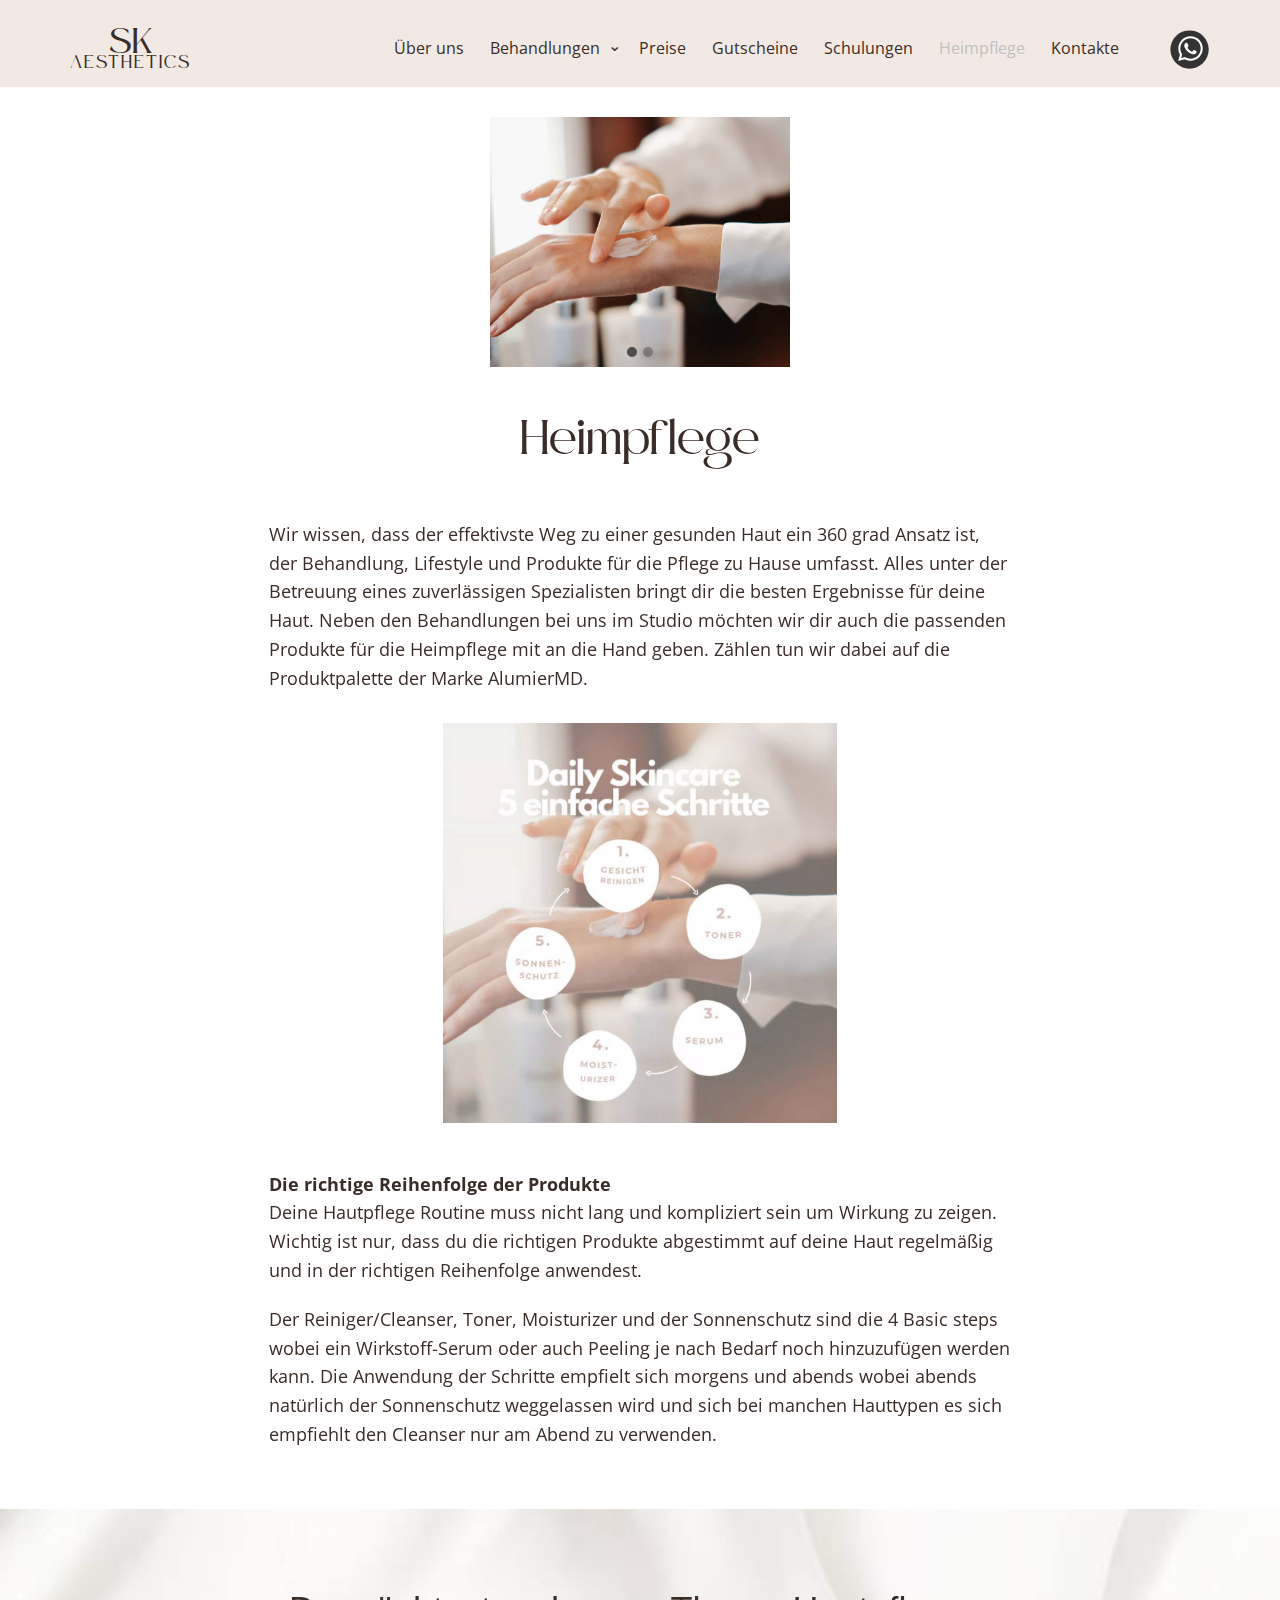
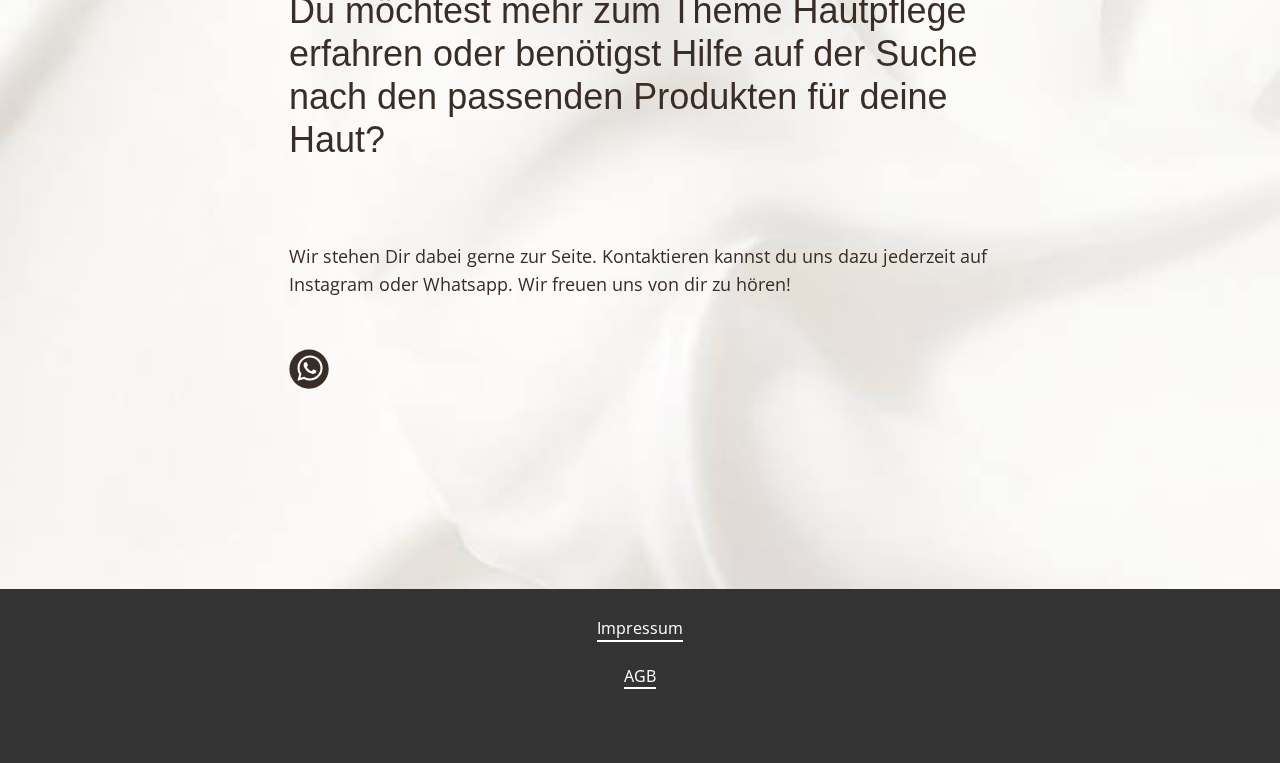
<file: Heimfplege.html>
<!DOCTYPE html>
<html style="font-size: 16px;" lang="en"><head>
    <!-- Google Tag Manager -->
    <script>(function(w,d,s,l,i){w[l]=w[l]||[];w[l].push({'gtm.start':
    new Date().getTime(),event:'gtm.js'});var f=d.getElementsByTagName(s)[0],
    j=d.createElement(s),dl=l!='dataLayer'?'&l='+l:'';j.async=true;j.src=
    'https://www.googletagmanager.com/gtm.js?id='+i+dl;f.parentNode.insertBefore(j,f);
    })(window,document,'script','dataLayer','GTM-NCVS973X');</script>
    <!-- End Google Tag Manager -->
     
    <meta name="viewport" content="width=device-width, initial-scale=1.0">
    <meta charset="utf-8">
    <meta name="keywords" content="SK​, GutscheineZeit für dich selbst oder zum Verschenken">
    <meta name="description" content="">
    <title>Heimfplege</title>
    <link rel="stylesheet" href="nicepage.css" media="screen">
<link rel="stylesheet" href="Heimfplege.css" media="screen">
<link rel="stylesheet" href="B---(Elements).css" media="screen">
    <script class="u-script" type="text/javascript" src="jquery.js" defer=""></script>
    <script class="u-script" type="text/javascript" src="nicepage.js" defer=""></script>
    <meta name="generator" content="Nicepage 7.10.10, nicepage.com">
    
    
    
    
    
    
    
    
    
    
    
    
    
    <link id="u-theme-google-font" rel="stylesheet" href="https://fonts.googleapis.com/css?family=Roboto:100,100i,200,200i,300,300i,400,400i,500,500i,600,600i,700,700i,800,800i,900,900i|Open+Sans:300,300i,400,400i,500,500i,600,600i,700,700i,800,800i">
    <script type="application/ld+json">{
		"@context": "http://schema.org",
		"@type": "Organization",
		"name": "",
		"sameAs": [
				"https://wa.me/4915901295668?text=Guten Tag, Ich möchte einen Termin vereinbaren!"
		]
}</script>
    <meta name="theme-color" content="#478ac9">
    <meta property="og:title" content="Heimfplege">
    <meta property="og:type" content="website">
  <meta name="referrer" content="origin"><meta data-intl-tel-input-cdn-path="intlTelInput/"></head>
  <body data-path-to-root="./" data-include-products="false" class="u-body u-xl-mode" data-lang="en">
    <!-- Google Tag Manager (noscript) -->
    <noscript><iframe src="https://www.googletagmanager.com/ns.html?id=GTM-NCVS973X"
    height="0" width="0" style="display:none;visibility:hidden"></iframe></noscript>
    <!-- End Google Tag Manager (noscript) -->
     
    <header class="u-align-center-sm u-align-center-xs u-clearfix u-header u-sticky u-sticky-fef9 u-white" id="header"><div class="u-clearfix u-sheet u-valign-middle-sm u-sheet-1">
        <div class="u-clearfix u-group-elements u-group-elements-1" data-href="./" data-page-id="233931943" title="Main" id="logo">
          <h2 class="u-align-center u-heading-font u-text u-text-default u-text-1">SK </h2>
          <p class="u-custom-font u-text u-text-2">AESTHETICS </p>
        </div>
        <nav class="u-align-left u-dropdown-icon u-menu u-menu-dropdown u-offcanvas u-menu-1" role="navigation" data-position="" data-responsive-from="MD">
          <div class="menu-collapse" style="font-size: 1rem;">
            <a class="u-button-style u-custom-text-active-color u-hamburger-link u-nav-link" href="#" tabindex="-1" aria-label="Open menu" aria-controls="7b4d">
              <svg class="u-svg-link" preserveAspectRatio="xMidYMin slice" viewBox="0 0 302 302" style=""><use xmlns:xlink="http://www.w3.org/1999/xlink" xlink:href="#svg-8a8f"></use></svg>
              <svg xmlns="http://www.w3.org/2000/svg" xmlns:xlink="http://www.w3.org/1999/xlink" version="1.1" id="svg-8a8f" x="0px" y="0px" viewBox="0 0 302 302" style="enable-background:new 0 0 302 302;" xml:space="preserve" class="u-svg-content"><g><rect y="36" width="302" height="30"></rect><rect y="236" width="302" height="30"></rect><rect y="136" width="302" height="30"></rect>
</g><g></g><g></g><g></g><g></g><g></g><g></g><g></g><g></g><g></g><g></g><g></g><g></g><g></g><g></g><g></g></svg>
            </a>
          </div>
          <div class="u-custom-menu u-nav-container" id="desktop-menu">
            <ul role="menubar" class="u-nav u-unstyled u-nav-1"><li role="none" class="u-nav-item"><a tabindex="-1" role="menuitem" class="u-button-style u-nav-link u-text-active-grey-25 u-text-hover-palette-2-base" href="index.html#block-7" data-page-id="233931943" style="padding: 10px 13px;">Über uns</a>
</li><li role="none" class="u-nav-item"><a tabindex="-1" role="menuitem" class="u-button-style u-nav-link u-text-active-grey-25 u-text-hover-palette-2-base" href="index.html#block-14" data-page-id="233931943" aria-haspopup="true" aria-expanded="true" style="padding: 10px 13px;">Behandlungen</a><div class="u-nav-popup"><ul role="menu" class="u-h-spacing-12 u-nav u-unstyled u-v-spacing-10 u-nav-2" aria-label="Behandlungen menu"><li role="none" class="u-nav-item"><a role="menuitem" class="u-button-style u-nav-link u-text-active-white u-white" href="B---Wimpernverlängerung.html">Wimpernverlängerung</a>
</li><li role="none" class="u-nav-item"><a role="menuitem" class="u-button-style u-nav-link u-text-active-white u-white" href="B---Augenbrauenlaminierung.html">Augenbrauenlifting</a>
</li><li role="none" class="u-nav-item"><a role="menuitem" class="u-button-style u-nav-link u-text-active-white u-white" href="B---Wimpernlaminierung.html">Wimpernlifting</a>
  </li><li role="none" class="u-nav-item"><a role="menuitem" class="u-button-style u-nav-link u-text-active-white u-white" href="B---Individuelle-Gesichtsbeh.html">Individuelle Gesichtsbehandlung</a>
    </li><li role="none" class="u-nav-item"><a role="menuitem" class="u-button-style u-nav-link u-text-active-white u-white" href="B---Glow-and-Hydrate.html">Glow &amp; Hydrate Dermaplaning</a>
</li><li role="none" class="u-nav-item"><a role="menuitem" class="u-button-style u-nav-link u-text-active-white u-white" href="B---Microneedling--SkinPen.html">Microneedling- SkinPen</a>
</li><li role="none" class="u-nav-item"><a role="menuitem" class="u-button-style u-nav-link u-text-active-white u-white" href="B---AlumierMD.html">AlumierMD – Professionelle chemische Peelings</a>
</li></ul>
</div>
</li><li role="none" class="u-nav-item"><a tabindex="-1" role="menuitem" class="u-button-style u-nav-link u-text-active-grey-25 u-text-hover-palette-2-base" href="index.html#block-12" data-page-id="233931943" style="padding: 10px 13px;">Preise</a>
</li><li role="none" class="u-nav-item"><a role="menuitem" class="u-button-style u-nav-link u-text-active-grey-25 u-text-hover-palette-2-base" href="Gutscheine.html" style="padding: 10px 13px;">Gutscheine</a>
</li><li role="none" class="u-nav-item"><a role="menuitem" class="u-button-style u-nav-link u-text-active-grey-25 u-text-hover-palette-2-base" href="Wimpernlifting-Schulung.html" style="padding: 10px 13px;">Schulungen</a>
</li><li role="none" class="u-nav-item"><a role="menuitem" class="u-button-style u-nav-link u-text-active-grey-25 u-text-hover-palette-2-base" href="Heimfplege.html" style="padding: 10px 13px;">Heimpflege</a>
</li><li role="none" class="u-nav-item"><a tabindex="-1" role="menuitem" class="u-button-style u-nav-link u-text-active-grey-25 u-text-hover-palette-2-base" href="index.html#sec-b3a3" data-page-id="233931943" style="padding: 10px 13px;">Kontakte</a>
</li></ul>
          </div>
          <div class="u-custom-menu u-nav-container-collapse" id="7b4d" role="region" aria-label="Menu panel">
            <div class="u-align-center u-container-align-center u-container-style u-inner-container-layout u-sidenav u-white u-sidenav-1">
              <div class="u-inner-container-layout u-sidenav-overflow">
                <div class="u-menu-close" tabindex="-1" aria-label="Close menu"></div>
                <ul class="u-align-left u-nav u-popupmenu-items u-spacing-20 u-unstyled u-nav-3" role="menubar"><li role="none" class="u-nav-item"><a tabindex="-1" role="menuitem" class="u-button-style u-nav-link" href="./#block-7" data-page-id="233931943">Über uns</a>
</li><li role="none" class="u-nav-item"><a tabindex="-1" role="menuitem" class="u-button-style u-nav-link" href="./#block-14" data-page-id="233931943" aria-haspopup="true" aria-expanded="true">Behandlungen</a><div class="u-nav-popup"><ul role="menu" class="u-h-spacing-12 u-nav u-unstyled u-v-spacing-10 u-nav-4" aria-label="Behandlungen menu" id="dropdown-behandlung"><li role="none" class="u-nav-item"><a role="menuitem" class="u-button-style u-nav-link" href="B---Wimpernverlängerung.html">Wimpernverlängerung</a>
</li><li role="none" class="u-nav-item"><a role="menuitem" class="u-button-style u-nav-link" href="B---Augenbrauenlaminierung.html">Augenbrauenlifting</a>
</li><li role="none" class="u-nav-item"><a role="menuitem" class="u-button-style u-nav-link" href="B---Wimpernlaminierung.html">Wimpernlifting</a>
</li><li role="none" class="u-nav-item"><a role="menuitem" class="u-button-style u-nav-link" href="B---Individuelle-Gesichtsbeh.html">Individuelle Gesichtsbehandlung</a>
</li><li role="none" class="u-nav-item"><a role="menuitem" class="u-button-style u-nav-link" href="B---Glow-and-Hydrate.html">Glow &amp; Hydrate Dermaplaning</a>
</li><li role="none" class="u-nav-item"><a role="menuitem" class="u-button-style u-nav-link" href="B---Microneedling--SkinPen.html">Microneedling- SkinPen</a>
</li><li role="none" class="u-nav-item"><a role="menuitem" class="u-button-style u-nav-link" href="B---AlumierMD.html">AlumierMD – Professionelle chemische Peelings</a>

</li></ul>
</div>
</li><li role="none" class="u-nav-item"><a tabindex="-1" role="menuitem" class="u-button-style u-nav-link" href="./#block-12" data-page-id="233931943">Preise</a>
</li><li role="none" class="u-nav-item"><a role="menuitem" class="u-button-style u-nav-link" href="Gutscheine.html">Gutscheine</a>
</li><li role="none" class="u-nav-item"><a role="menuitem" class="u-button-style u-nav-link" href="Wimpernlifting-Schulung.html">Schulungen</a>
</li><li role="none" class="u-nav-item"><a role="menuitem" class="u-button-style u-nav-link" href="Heimfplege.html">Heimpflege</a>
</li><li role="none" class="u-nav-item"><a tabindex="-1" role="menuitem" class="u-button-style u-nav-link" href="./#sec-b3a3" data-page-id="233931943">Kontakte</a>
</li></ul>
              </div>
            </div>
            <div class="u-black u-menu-overlay u-opacity u-opacity-70"></div>
          </div>
          <style class="menu-style">@media (max-width: 939px) {
                    [data-responsive-from="MD"] .u-nav-container {
                        display: none;
                    }
                    [data-responsive-from="MD"] .menu-collapse {
                        display: block;
                    }
                }</style>
        </nav>
        <div class="u-social-icons u-social-icons-1">
          <a class="u-social-url" target="_blank" data-type="Whatsapp" title="Whatsapp" href="https://wa.me/4915901295668?text=Guten Tag, Ich möchte einen Termin vereinbaren!"><span class="u-icon u-social-icon u-social-whatsapp u-text-grey-80 u-icon-1"><svg class="u-svg-link" preserveAspectRatio="xMidYMin slice" viewBox="0 0 112 112" style=""><use xlink:href="#svg-9761"></use></svg><svg class="u-svg-content" viewBox="0 0 112 112" x="0" y="0" id="svg-9761"><circle fill="currentColor" cx="56.1" cy="56.1" r="55"></circle><path fill="#FFFFFF" d="M83.8,28.3C77.2,21.7,68.4,18,59,18c-19.3,0-35.1,15.7-35.1,35.1c0,6.2,1.6,12.2,4.7,17.5l-5,18.2L42.2,84
	c5.1,2.8,10.9,4.3,16.8,4.3h0l0,0c19.3,0,35.1-15.7,35.1-35.1C94.1,43.8,90.5,35,83.8,28.3 M59,82.3L59,82.3
	c-5.2,0-10.4-1.4-14.9-4.1l-1.1-0.6l-11,2.9L35,69.8l-0.7-1.1c-2.9-4.6-4.5-10-4.5-15.5C29.8,37,42.9,24,59,24
	c7.8,0,15.1,3,20.6,8.6c5.5,5.5,8.5,12.8,8.5,20.6C88.2,69.2,75.1,82.3,59,82.3 M75,60.5c-0.9-0.4-5.2-2.6-6-2.9
	c-0.8-0.3-1.4-0.4-2,0.4s-2.3,2.9-2.8,3.4c-0.5,0.6-1,0.7-1.9,0.2c-0.9-0.4-3.7-1.4-7.1-4.4c-2.6-2.3-4.4-5.2-4.9-6.1
	c-0.5-0.9-0.1-1.4,0.4-1.8c0.4-0.4,0.9-1,1.3-1.5c0.4-0.5,0.6-0.9,0.9-1.5c0.3-0.6,0.1-1.1-0.1-1.5c-0.2-0.4-2-4.8-2.7-6.5
	c-0.7-1.7-1.4-1.5-2-1.5c-0.5,0-1.1,0-1.7,0c-0.6,0-1.5,0.2-2.3,1.1c-0.8,0.9-3.1,3-3.1,7.3c0,4.3,3.1,8.5,3.6,9.1
	c0.4,0.6,6.2,9.4,15,13.2c2.1,0.9,3.7,1.4,5,1.8c2.1,0.7,4,0.6,5.5,0.3c1.7-0.3,5.2-2.1,5.9-4.2c0.7-2,0.7-3.8,0.5-4.2
	C76.5,61.1,75.9,60.9,75,60.5"></path></svg></span>
          </a>
        </div>
      </div></header>
    <section class="u-align-center u-clearfix u-container-align-center u-section-8" id="block-21">
      <div class="u-clearfix u-sheet u-valign-middle u-sheet-1">
        <!-- <h2 class="u-text u-text-default u-text-1"></h2> -->
        <div class="u-carousel u-gallery u-gallery-slider u-layout-carousel u-lightbox u-no-transition u-show-text-on-hover u-gallery-1" id="carousel-61ba" data-interval="5000" data-u-ride="carousel">
          <ol class="u-absolute-hcenter u-carousel-indicators u-carousel-indicators-1">
            <li data-u-target="#carousel-61ba" data-u-slide-to="0" class="u-active u-grey-70 u-shape-circle" style="width: 10px; height: 10px;"></li>
            <li data-u-target="#carousel-61ba" data-u-slide-to="1" class="u-grey-70 u-shape-circle" style="width: 10px; height: 10px;"></li>
          </ol>
          <div class="u-carousel-inner u-gallery-inner u-gallery-inner-1" role="listbox">
            <div class="u-active u-carousel-item u-effect-fade u-gallery-item u-carousel-item-1">
              <div class="u-back-slide">
                <img class="u-back-image u-expanded" src="images/hp1.jpg">
              </div>
            </div>
            <div class="u-carousel-item u-effect-fade u-gallery-item u-carousel-item-2">
              <div class="u-back-slide">
                <img class="u-back-image u-expanded" src="images/hp2.jpg">
              </div>
            </div>
          </div>
          <!--
          <a class="u-absolute-vcenter u-carousel-control u-carousel-control-prev u-grey-70 u-icon-circle u-opacity u-opacity-70 u-spacing-10 u-text-white u-carousel-control-1" href="#carousel-61ba" role="button" data-u-slide="prev"><span aria-hidden="true">
              <svg viewBox="0 0 451.847 451.847"><path d="M97.141,225.92c0-8.095,3.091-16.192,9.259-22.366L300.689,9.27c12.359-12.359,32.397-12.359,44.751,0
c12.354,12.354,12.354,32.388,0,44.748L173.525,225.92l171.903,171.909c12.354,12.354,12.354,32.391,0,44.744
c-12.354,12.365-32.386,12.365-44.745,0l-194.29-194.281C100.226,242.115,97.141,234.018,97.141,225.92z"></path></svg></span><span class="sr-only">
              <svg viewBox="0 0 451.847 451.847"><path d="M97.141,225.92c0-8.095,3.091-16.192,9.259-22.366L300.689,9.27c12.359-12.359,32.397-12.359,44.751,0
c12.354,12.354,12.354,32.388,0,44.748L173.525,225.92l171.903,171.909c12.354,12.354,12.354,32.391,0,44.744
c-12.354,12.365-32.386,12.365-44.745,0l-194.29-194.281C100.226,242.115,97.141,234.018,97.141,225.92z"></path></svg></span>
          </a>
          <a class="u-absolute-vcenter u-carousel-control u-carousel-control-next u-grey-70 u-icon-circle u-opacity u-opacity-70 u-spacing-10 u-text-white u-carousel-control-2" href="#carousel-61ba" role="button" data-u-slide="next"><span aria-hidden="true">
              <svg viewBox="0 0 451.846 451.847"><path d="M345.441,248.292L151.154,442.573c-12.359,12.365-32.397,12.365-44.75,0c-12.354-12.354-12.354-32.391,0-44.744
L278.318,225.92L106.409,54.017c-12.354-12.359-12.354-32.394,0-44.748c12.354-12.359,32.391-12.359,44.75,0l194.287,194.284
c6.177,6.18,9.262,14.271,9.262,22.366C354.708,234.018,351.617,242.115,345.441,248.292z"></path></svg></span><span class="sr-only">
              <svg viewBox="0 0 451.846 451.847"><path d="M345.441,248.292L151.154,442.573c-12.359,12.365-32.397,12.365-44.75,0c-12.354-12.354-12.354-32.391,0-44.744
L278.318,225.92L106.409,54.017c-12.354-12.359-12.354-32.394,0-44.748c12.354-12.359,32.391-12.359,44.75,0l194.287,194.284
c6.177,6.18,9.262,14.271,9.262,22.366C354.708,234.018,351.617,242.115,345.441,248.292z"></path></svg></span>
          </a>
          -->
        </div>
      </div>
    </section>
    <section class="u-clearfix u-section-1" id="block-15">
      <div class="u-clearfix u-sheet u-sheet-1">
        <h2 class="u-align-center u-text u-text-default u-text-1"> Heimpflege<br>
        </h2>
        <p class="u-text u-text-2"> Wir wissen, dass der effektivste Weg zu einer gesunden Haut ein 360 grad Ansatz ist, der Behandlung, Lifestyle und Produkte für die Pflege zu Hause umfasst. Alles unter der Betreuung eines zuverlässigen Spezialisten bringt dir die besten Ergebnisse für deine Haut. Neben den Behandlungen bei uns im Studio möchten wir dir auch die passenden Produkte für die Heimpflege mit an die Hand geben. Zählen tun wir dabei auf die Produktpalette der Marke AlumierMD.<br>
        </p>
        <div class="u-container-layout u-align-center u-valign-middle hp-image-container">
          <img
            src="images/hp-i1.jpg"
            alt="..."
            class="u-image u-image-default centered-img"
          />
        </div>
        <p class="u-text u-text-3"><b>Die richtige Reihenfolge der Produkte</b>
          <br> Deine Hautpflege Routine muss nicht lang und kompliziert sein um Wirkung zu zeigen. Wichtig ist nur, dass du die richtigen Produkte abgestimmt auf deine Haut regelmäßig und in der richtigen Reihenfolge anwendest. 
        </p>
        <p class="u-text u-text-4"> Der Reiniger/Cleanser, Toner, Moisturizer und der Sonnenschutz sind die 4 Basic steps wobei ein Wirkstoff-Serum oder auch Peeling je nach Bedarf noch hinzuzufügen werden kann. Die Anwendung der Schritte empfielt sich morgens und abends wobei abends natürlich der Sonnenschutz weggelassen wird und sich bei manchen Hauttypen es sich empfiehlt den Cleanser nur am Abend zu verwenden.&nbsp; </p>
      </div>
    </section>
    
    <section class="u-clearfix u-section-9 u-custom-color-1" id="footer-banner">
      <div class="u-clearfix u-sheet u-valign-middle u-sheet-1">
        <h3 class="u-align-left u-text u-text-default u-text-5">Du möchtest mehr zum Theme
Hautpflege erfahren oder
benötigst Hilfe auf der Suche
nach den passenden Produkten
für deine Haut?</h3>
        <p class="u-align-left u-text u-text-6">Wir stehen Dir dabei gerne zur Seite. Kontaktieren
kannst du uns dazu jederzeit auf Instagram oder
Whatsapp. Wir freuen uns von dir zu hören!
          <a href="https://wa.me/4915901295668?text=Guten Tag, Ich möchte einen Termin vereinbaren!" class="whatsapp-btn">
            <svg class="u-svg-link" preserveAspectRatio="xMidYMin slice" viewBox="0 0 112 112" style=""><use xlink:href="#svg-9761"></use></svg>
          </a>
        </p>
      </div>
    </section>

    
    
    
    
    
    
    
    
    <footer class="u-align-center u-clearfix u-container-align-center u-footer u-grey-80 u-footer" id="footer"><div class="u-clearfix u-sheet u-sheet-1">
        <a href="Impressum.html" data-page-id="39966354" class="u-active-none u-border-2 u-border-no-left u-border-no-right u-border-no-top u-border-white u-btn u-btn-rectangle u-button-style u-hover-none u-none u-btn-1" title="Impressum">Impressum </a>
        <a href="AGB.html" data-page-id="24473425" class="u-active-none u-border-2 u-border-no-left u-border-no-right u-border-no-top u-border-white u-btn u-btn-rectangle u-button-style u-hover-none u-none u-btn-2" title="AGB">AGB</a>
      </div></footer>
    <section class="u-backlink u-clearfix u-grey-80"></section>
  
</body></html>
</file>
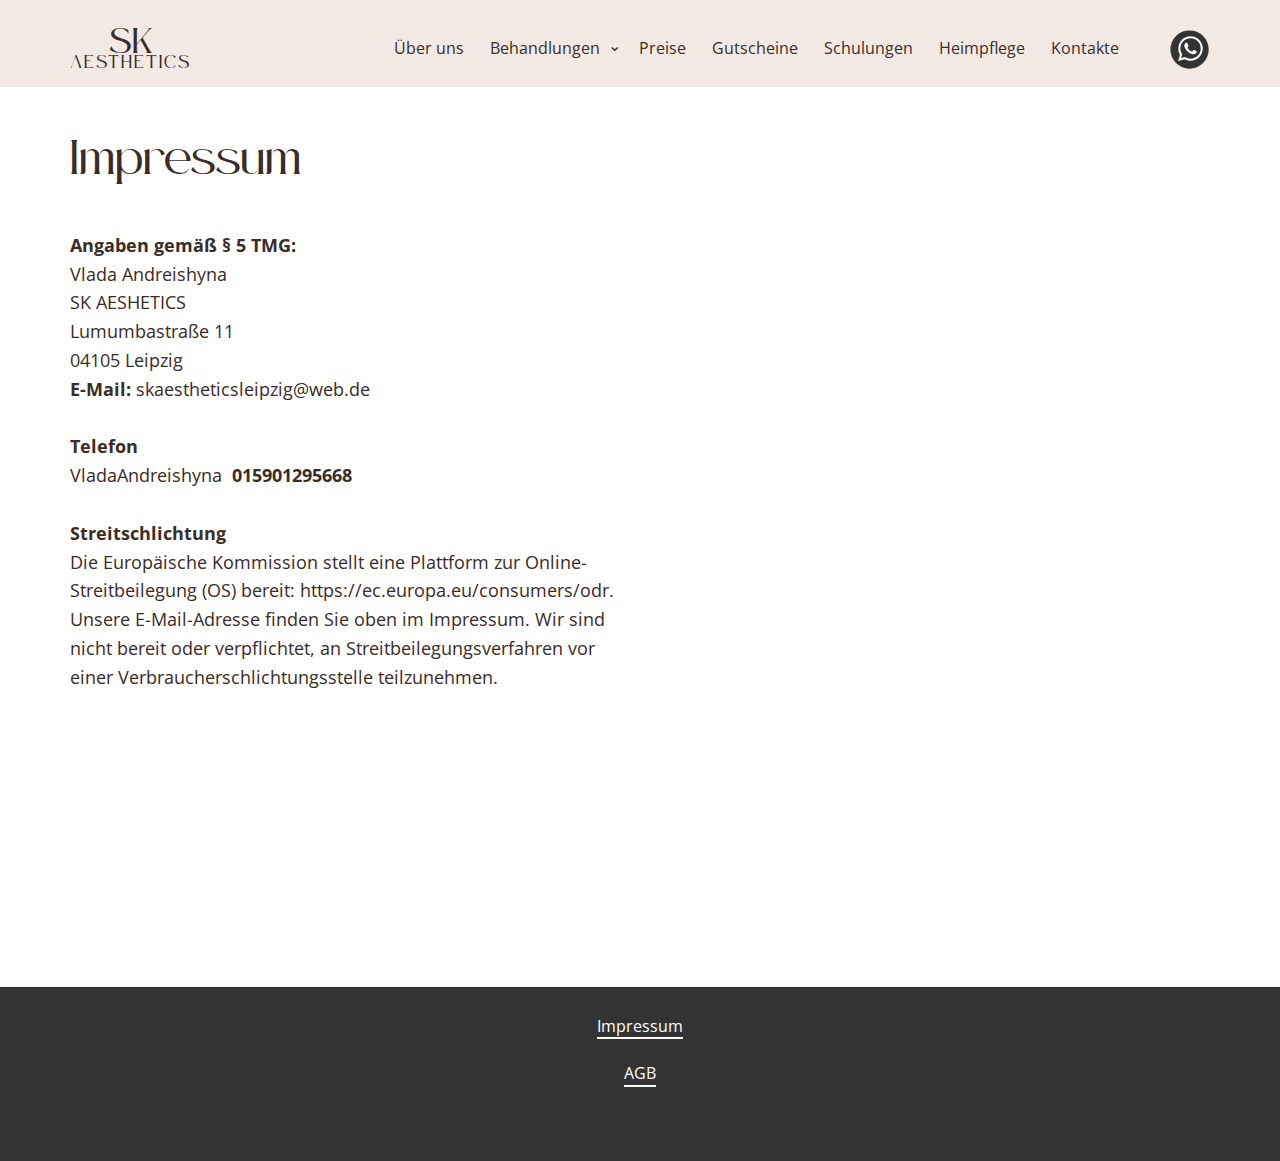
<file: Impressum.html>
<!DOCTYPE html>
<html style="font-size: 16px;" lang="en"><head>
    <meta name="viewport" content="width=device-width, initial-scale=1.0">
    <meta charset="utf-8">
    <meta name="keywords" content="SK​, Impressum">
    <meta name="description" content="">
    <title>Impressum</title>
    <link rel="stylesheet" href="nicepage.css" media="screen">
<link rel="stylesheet" href="Impressum.css" media="screen">
    <script class="u-script" type="text/javascript" src="jquery.js" defer=""></script>
    <script class="u-script" type="text/javascript" src="nicepage.js" defer=""></script>
    <meta name="generator" content="Nicepage 7.10.10, nicepage.com">
    
    
    
    
    
    
    
    
    
    
    
    
    
    <link id="u-theme-google-font" rel="stylesheet" href="https://fonts.googleapis.com/css?family=Roboto:100,100i,200,200i,300,300i,400,400i,500,500i,600,600i,700,700i,800,800i,900,900i|Open+Sans:300,300i,400,400i,500,500i,600,600i,700,700i,800,800i">
    <script type="application/ld+json">{
		"@context": "http://schema.org",
		"@type": "Organization",
		"name": "",
		"sameAs": [
				"https://wa.me/4915901295668?text=Guten Tag, Ich möchte einen Termin vereinbaren!"
		]
}</script>
    <meta name="theme-color" content="#478ac9">
    <meta property="og:title" content="Impressum">
    <meta property="og:type" content="website">
  <meta name="referrer" content="origin"><meta data-intl-tel-input-cdn-path="intlTelInput/"></head>
  <body data-path-to-root="./" data-include-products="false" class="u-body u-xl-mode" data-lang="en"><header class="u-align-center-sm u-align-center-xs u-clearfix u-header u-sticky u-sticky-fef9 u-white" id="header"><div class="u-clearfix u-sheet u-valign-middle-sm u-sheet-1">
        <div class="u-clearfix u-group-elements u-group-elements-1" data-href="./" data-page-id="233931943" title="Main">
          <h2 class="u-align-center u-heading-font u-text u-text-default u-text-1">SK </h2>
          <p class="u-custom-font u-text u-text-2">AESTHETICS </p>
        </div>
        <nav class="u-align-left u-dropdown-icon u-menu u-menu-dropdown u-offcanvas u-menu-1" role="navigation" data-position="" data-responsive-from="MD">
          <div class="menu-collapse" style="font-size: 1rem;">
            <a class="u-button-style u-custom-text-active-color u-hamburger-link u-nav-link" href="#" tabindex="-1" aria-label="Open menu" aria-controls="7b4d">
              <svg class="u-svg-link" preserveAspectRatio="xMidYMin slice" viewBox="0 0 302 302" style=""><use xmlns:xlink="http://www.w3.org/1999/xlink" xlink:href="#svg-8a8f"></use></svg>
              <svg xmlns="http://www.w3.org/2000/svg" xmlns:xlink="http://www.w3.org/1999/xlink" version="1.1" id="svg-8a8f" x="0px" y="0px" viewBox="0 0 302 302" style="enable-background:new 0 0 302 302;" xml:space="preserve" class="u-svg-content"><g><rect y="36" width="302" height="30"></rect><rect y="236" width="302" height="30"></rect><rect y="136" width="302" height="30"></rect>
</g><g></g><g></g><g></g><g></g><g></g><g></g><g></g><g></g><g></g><g></g><g></g><g></g><g></g><g></g><g></g></svg>
            </a>
          </div>
          <div class="u-custom-menu u-nav-container">
            <ul role="menubar" class="u-nav u-unstyled u-nav-1"><li role="none" class="u-nav-item"><a tabindex="-1" role="menuitem" class="u-button-style u-nav-link u-text-active-grey-25 u-text-hover-palette-2-base" href="index.html#block-7" data-page-id="233931943" style="padding: 10px 13px;">Über uns</a>
</li><li role="none" class="u-nav-item"><a tabindex="-1" role="menuitem" class="u-button-style u-nav-link u-text-active-grey-25 u-text-hover-palette-2-base" href="index.html#block-14" data-page-id="233931943" aria-haspopup="true" aria-expanded="true" style="padding: 10px 13px;">Behandlungen</a><div class="u-nav-popup"><ul role="menu" class="u-h-spacing-12 u-nav u-unstyled u-v-spacing-10 u-nav-2" aria-label="Behandlungen menu"><li role="none" class="u-nav-item"><a role="menuitem" class="u-button-style u-nav-link u-text-active-white u-white" href="B---Wimpernverlängerung.html">Wimpernverlängerung</a>
</li><li role="none" class="u-nav-item"><a role="menuitem" class="u-button-style u-nav-link u-text-active-white u-white" href="B---Wimpernlaminierung.html">Wimpernlaminierung</a>
</li><li role="none" class="u-nav-item"><a role="menuitem" class="u-button-style u-nav-link u-text-active-white u-white" href="B---Microneedling--SkinPen.html">Microneedling- SkinPen</a>
</li><li role="none" class="u-nav-item"><a role="menuitem" class="u-button-style u-nav-link u-text-active-white u-white" href="B---Augenbrauenlaminierung.html">Augenbrauenlaminierung</a>
</li><li role="none" class="u-nav-item"><a role="menuitem" class="u-button-style u-nav-link u-text-active-white u-white" href="B---Individuelle-Gesichtsbeh.html">Individuelle Gesichtsbehandlung</a>
</li><li role="none" class="u-nav-item"><a role="menuitem" class="u-button-style u-nav-link u-text-active-white u-white" href="B---AlumierMD.html">AlumierMD – Professionelle chemische Peelings</a>
</li><li role="none" class="u-nav-item"><a role="menuitem" class="u-button-style u-nav-link u-text-active-white u-white" href="B---Glow-and-Hydrate.html">Glow &amp; Hydrate Dermaplaning</a>
</li></ul>
</div>
</li><li role="none" class="u-nav-item"><a tabindex="-1" role="menuitem" class="u-button-style u-nav-link u-text-active-grey-25 u-text-hover-palette-2-base" href="index.html#block-12" data-page-id="233931943" style="padding: 10px 13px;">Preise</a>
</li><li role="none" class="u-nav-item"><a role="menuitem" class="u-button-style u-nav-link u-text-active-grey-25 u-text-hover-palette-2-base" href="Gutscheine.html" style="padding: 10px 13px;">Gutscheine</a>
</li><li role="none" class="u-nav-item"><a role="menuitem" class="u-button-style u-nav-link u-text-active-grey-25 u-text-hover-palette-2-base" href="Wimpernlifting-Schulung.html" style="padding: 10px 13px;">Schulungen</a>
</li><li role="none" class="u-nav-item"><a role="menuitem" class="u-button-style u-nav-link u-text-active-grey-25 u-text-hover-palette-2-base" href="Heimfplege.html" style="padding: 10px 13px;">Heimpflege</a>
</li><li role="none" class="u-nav-item"><a tabindex="-1" role="menuitem" class="u-button-style u-nav-link u-text-active-grey-25 u-text-hover-palette-2-base" href="index.html#sec-b3a3" data-page-id="233931943" style="padding: 10px 13px;">Kontakte</a>
</li></ul>
          </div>
          <div class="u-custom-menu u-nav-container-collapse" id="7b4d" role="region" aria-label="Menu panel">
            <div class="u-align-center u-container-align-center u-container-style u-inner-container-layout u-sidenav u-white u-sidenav-1">
              <div class="u-inner-container-layout u-sidenav-overflow">
                <div class="u-menu-close" tabindex="-1" aria-label="Close menu"></div>
                <ul class="u-align-left u-nav u-popupmenu-items u-spacing-20 u-unstyled u-nav-3" role="menubar"><li role="none" class="u-nav-item"><a tabindex="-1" role="menuitem" class="u-button-style u-nav-link" href="./#block-7" data-page-id="233931943">Über uns</a>
</li><li role="none" class="u-nav-item"><a tabindex="-1" role="menuitem" class="u-button-style u-nav-link" href="./#block-14" data-page-id="233931943" aria-haspopup="true" aria-expanded="true">Behandlungen</a><div class="u-nav-popup"><ul role="menu" class="u-h-spacing-12 u-nav u-unstyled u-v-spacing-10 u-nav-4" aria-label="Behandlungen menu"><li role="none" class="u-nav-item"><a role="menuitem" class="u-button-style u-nav-link" href="B---Wimpernverlängerung.html">Wimpernverlängerung</a>
</li><li role="none" class="u-nav-item"><a role="menuitem" class="u-button-style u-nav-link" href="B---Wimpernlaminierung.html">Wimpernlaminierung</a>
</li><li role="none" class="u-nav-item"><a role="menuitem" class="u-button-style u-nav-link" href="B---Microneedling--SkinPen.html">Microneedling- SkinPen</a>
</li><li role="none" class="u-nav-item"><a role="menuitem" class="u-button-style u-nav-link" href="B---Augenbrauenlaminierung.html">Augenbrauenlaminierung</a>
</li><li role="none" class="u-nav-item"><a role="menuitem" class="u-button-style u-nav-link" href="B---Individuelle-Gesichtsbeh.html">Individuelle Gesichtsbehandlung</a>
</li><li role="none" class="u-nav-item"><a role="menuitem" class="u-button-style u-nav-link" href="B---AlumierMD.html">AlumierMD – Professionelle chemische Peelings</a>
</li><li role="none" class="u-nav-item"><a role="menuitem" class="u-button-style u-nav-link" href="B---Glow-and-Hydrate.html">Glow &amp; Hydrate Dermaplaning</a>
</li></ul>
</div>
</li><li role="none" class="u-nav-item"><a tabindex="-1" role="menuitem" class="u-button-style u-nav-link" href="./#block-12" data-page-id="233931943">Preise</a>
</li><li role="none" class="u-nav-item"><a role="menuitem" class="u-button-style u-nav-link" href="Gutscheine.html">Gutscheine</a>
</li><li role="none" class="u-nav-item"><a role="menuitem" class="u-button-style u-nav-link" href="Wimpernlifting-Schulung.html">Schulungen</a>
</li><li role="none" class="u-nav-item"><a role="menuitem" class="u-button-style u-nav-link" href="Heimfplege.html">Heimpflege</a>
</li><li role="none" class="u-nav-item"><a tabindex="-1" role="menuitem" class="u-button-style u-nav-link" href="./#sec-b3a3" data-page-id="233931943">Kontakte</a>
</li></ul>
              </div>
            </div>
            <div class="u-black u-menu-overlay u-opacity u-opacity-70"></div>
          </div>
          <style class="menu-style">@media (max-width: 939px) {
                    [data-responsive-from="MD"] .u-nav-container {
                        display: none;
                    }
                    [data-responsive-from="MD"] .menu-collapse {
                        display: block;
                    }
                }</style>
        </nav>
        <div class="u-social-icons u-social-icons-1">
          <a class="u-social-url" target="_blank" data-type="Whatsapp" title="Whatsapp" href="https://wa.me/4915901295668?text=Guten Tag, Ich möchte einen Termin vereinbaren!"><span class="u-icon u-social-icon u-social-whatsapp u-text-grey-80 u-icon-1"><svg class="u-svg-link" preserveAspectRatio="xMidYMin slice" viewBox="0 0 112 112" style=""><use xlink:href="#svg-9761"></use></svg><svg class="u-svg-content" viewBox="0 0 112 112" x="0" y="0" id="svg-9761"><circle fill="currentColor" cx="56.1" cy="56.1" r="55"></circle><path fill="#FFFFFF" d="M83.8,28.3C77.2,21.7,68.4,18,59,18c-19.3,0-35.1,15.7-35.1,35.1c0,6.2,1.6,12.2,4.7,17.5l-5,18.2L42.2,84
	c5.1,2.8,10.9,4.3,16.8,4.3h0l0,0c19.3,0,35.1-15.7,35.1-35.1C94.1,43.8,90.5,35,83.8,28.3 M59,82.3L59,82.3
	c-5.2,0-10.4-1.4-14.9-4.1l-1.1-0.6l-11,2.9L35,69.8l-0.7-1.1c-2.9-4.6-4.5-10-4.5-15.5C29.8,37,42.9,24,59,24
	c7.8,0,15.1,3,20.6,8.6c5.5,5.5,8.5,12.8,8.5,20.6C88.2,69.2,75.1,82.3,59,82.3 M75,60.5c-0.9-0.4-5.2-2.6-6-2.9
	c-0.8-0.3-1.4-0.4-2,0.4s-2.3,2.9-2.8,3.4c-0.5,0.6-1,0.7-1.9,0.2c-0.9-0.4-3.7-1.4-7.1-4.4c-2.6-2.3-4.4-5.2-4.9-6.1
	c-0.5-0.9-0.1-1.4,0.4-1.8c0.4-0.4,0.9-1,1.3-1.5c0.4-0.5,0.6-0.9,0.9-1.5c0.3-0.6,0.1-1.1-0.1-1.5c-0.2-0.4-2-4.8-2.7-6.5
	c-0.7-1.7-1.4-1.5-2-1.5c-0.5,0-1.1,0-1.7,0c-0.6,0-1.5,0.2-2.3,1.1c-0.8,0.9-3.1,3-3.1,7.3c0,4.3,3.1,8.5,3.6,9.1
	c0.4,0.6,6.2,9.4,15,13.2c2.1,0.9,3.7,1.4,5,1.8c2.1,0.7,4,0.6,5.5,0.3c1.7-0.3,5.2-2.1,5.9-4.2c0.7-2,0.7-3.8,0.5-4.2
	C76.5,61.1,75.9,60.9,75,60.5"></path></svg></span>
          </a>
        </div>
      </div></header>
    <section class="u-clearfix u-section-1" id="block-15">
      <div class="u-clearfix u-sheet u-sheet-1">
        <h2 class="u-text u-text-default u-text-1">Impressum<br>
        </h2>
        <p class="u-text u-text-2"><span style="font-weight: 700;">Angaben gemäß § 5 TMG:</span>
          <br>Vlada Andreishyna<br>SK AESHETICS&nbsp;&nbsp;<br>Lumumbastraße 11&nbsp;<br>04105 Leipzig&nbsp;<br><span style="font-weight: 700;">E-Mail:</span> skaestheticsleipzig@web.de<br>
          <br><b>Telefon</b>
          <br><b><span style="font-weight: 400;">Vlada</span></b>Andreishyna&nbsp;&nbsp;<b>015901295668</b>
          <br>
          <br><b>Streitschlichtung</b>
          <br>Die Europäische Kommission stellt eine Plattform zur Online-Streitbeilegung (OS) bereit: https://ec.europa.eu/consumers/odr.&nbsp;<br>Unsere E-Mail-Adresse finden Sie oben im Impressum.
Wir sind nicht bereit oder verpflichtet, an Streitbeilegungsverfahren vor einer Verbraucherschlichtungsstelle teilzunehmen.&nbsp;<br>
        </p>
      </div>
    </section>
    
    
    
    
    
    
    
    
    
    
    
    
    <footer class="u-align-center u-clearfix u-container-align-center u-footer u-grey-80 u-footer" id="footer"><div class="u-clearfix u-sheet u-sheet-1">
        <a href="Impressum.html" data-page-id="39966354" class="u-active-none u-border-2 u-border-no-left u-border-no-right u-border-no-top u-border-white u-btn u-btn-rectangle u-button-style u-hover-none u-none u-btn-1" title="Impressum">Impressum </a>
        <a href="AGB.html" data-page-id="24473425" class="u-active-none u-border-2 u-border-no-left u-border-no-right u-border-no-top u-border-white u-btn u-btn-rectangle u-button-style u-hover-none u-none u-btn-2" title="AGB">AGB</a>
      </div></footer>
    <section class="u-backlink u-clearfix u-grey-80"></section>
  
</body></html>
</file>
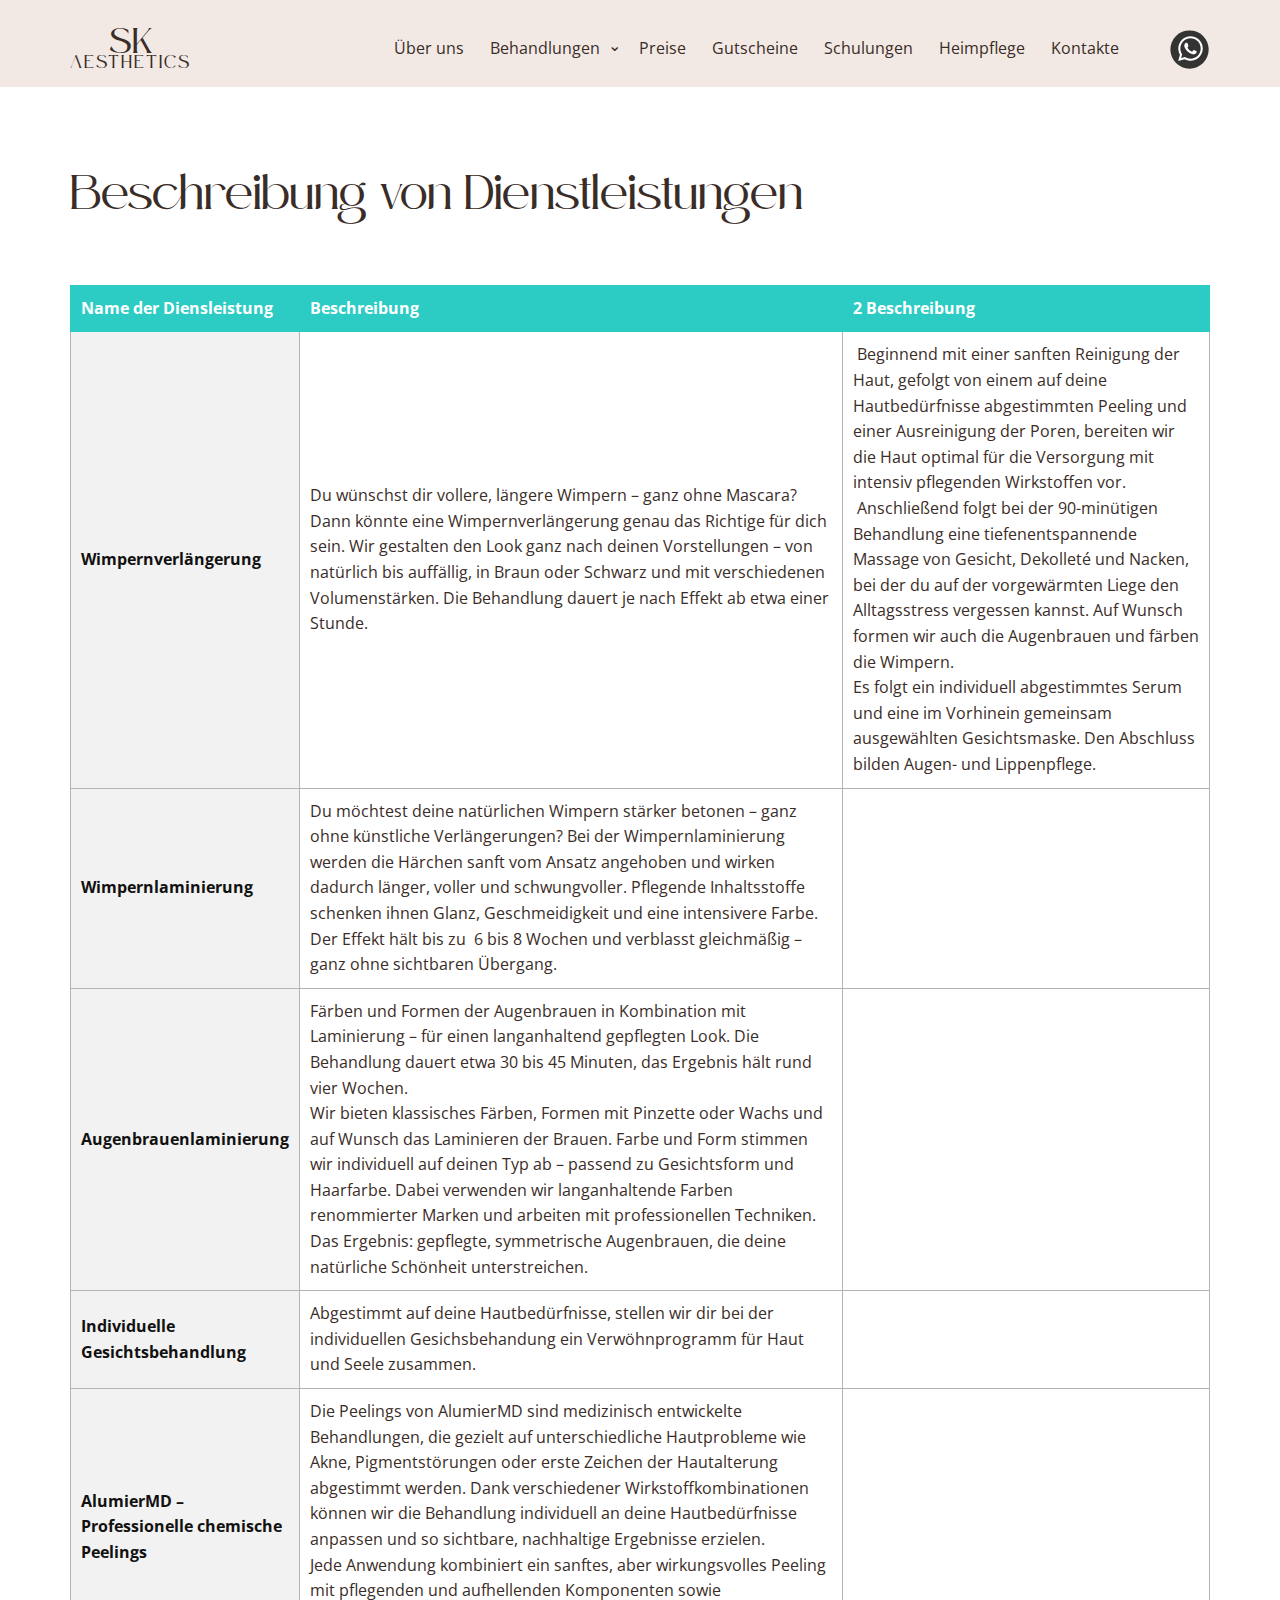
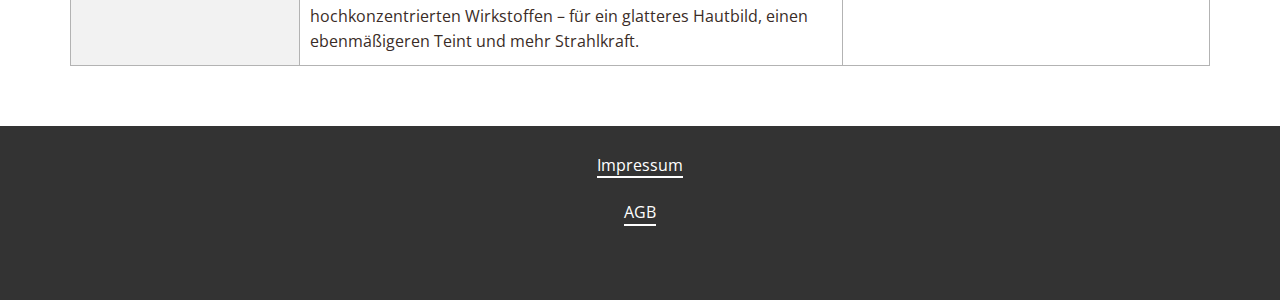
<file: Page-2.html>
<!DOCTYPE html>
<html style="font-size: 16px;" lang="en"><head>
    <meta name="viewport" content="width=device-width, initial-scale=1.0">
    <meta charset="utf-8">
    <meta name="keywords" content="SK​, Beschreibung von Dienstleistungen​">
    <meta name="description" content="">
    <title>Page 2</title>
    <link rel="stylesheet" href="nicepage.css" media="screen">
<link rel="stylesheet" href="Page-2.css" media="screen">
    <script class="u-script" type="text/javascript" src="jquery.js" defer=""></script>
    <script class="u-script" type="text/javascript" src="nicepage.js" defer=""></script>
    <meta name="generator" content="Nicepage 7.10.10, nicepage.com">
    
    
    
    
    
    
    
    
    
    
    
    
    
    <link id="u-theme-google-font" rel="stylesheet" href="https://fonts.googleapis.com/css?family=Roboto:100,100i,200,200i,300,300i,400,400i,500,500i,600,600i,700,700i,800,800i,900,900i|Open+Sans:300,300i,400,400i,500,500i,600,600i,700,700i,800,800i">
    <script type="application/ld+json">{
		"@context": "http://schema.org",
		"@type": "Organization",
		"name": "",
		"sameAs": [
				"https://wa.me/4915901295668?text=Guten Tag, Ich möchte einen Termin vereinbaren!"
		]
}</script>
    <meta name="theme-color" content="#478ac9">
    <meta property="og:title" content="Page 2">
    <meta property="og:type" content="website">
  <meta name="referrer" content="origin"><meta data-intl-tel-input-cdn-path="intlTelInput/"></head>
  <body data-path-to-root="./" data-include-products="false" class="u-body u-xl-mode" data-lang="en"><header class="u-align-center-sm u-align-center-xs u-clearfix u-header u-sticky u-sticky-fef9 u-white" id="header"><div class="u-clearfix u-sheet u-valign-middle-sm u-sheet-1">
        <div class="u-clearfix u-group-elements u-group-elements-1" data-href="./" data-page-id="233931943" title="Main">
          <h2 class="u-align-center u-heading-font u-text u-text-default u-text-1">SK </h2>
          <p class="u-custom-font u-text u-text-2">AESTHETICS </p>
        </div>
        <nav class="u-align-left u-dropdown-icon u-menu u-menu-dropdown u-offcanvas u-menu-1" role="navigation" data-position="" data-responsive-from="MD">
          <div class="menu-collapse" style="font-size: 1rem;">
            <a class="u-button-style u-custom-text-active-color u-hamburger-link u-nav-link" href="#" tabindex="-1" aria-label="Open menu" aria-controls="7b4d">
              <svg class="u-svg-link" preserveAspectRatio="xMidYMin slice" viewBox="0 0 302 302" style=""><use xmlns:xlink="http://www.w3.org/1999/xlink" xlink:href="#svg-8a8f"></use></svg>
              <svg xmlns="http://www.w3.org/2000/svg" xmlns:xlink="http://www.w3.org/1999/xlink" version="1.1" id="svg-8a8f" x="0px" y="0px" viewBox="0 0 302 302" style="enable-background:new 0 0 302 302;" xml:space="preserve" class="u-svg-content"><g><rect y="36" width="302" height="30"></rect><rect y="236" width="302" height="30"></rect><rect y="136" width="302" height="30"></rect>
</g><g></g><g></g><g></g><g></g><g></g><g></g><g></g><g></g><g></g><g></g><g></g><g></g><g></g><g></g><g></g></svg>
            </a>
          </div>
          <div class="u-custom-menu u-nav-container">
            <ul role="menubar" class="u-nav u-unstyled u-nav-1"><li role="none" class="u-nav-item"><a tabindex="-1" role="menuitem" class="u-button-style u-nav-link u-text-active-grey-25 u-text-hover-palette-2-base" href="./#block-7" data-page-id="233931943" style="padding: 10px 13px;">Über uns</a>
</li><li role="none" class="u-nav-item"><a tabindex="-1" role="menuitem" class="u-button-style u-nav-link u-text-active-grey-25 u-text-hover-palette-2-base" href="./#block-14" data-page-id="233931943" aria-haspopup="true" aria-expanded="true" style="padding: 10px 13px;">Behandlungen</a><div class="u-nav-popup"><ul role="menu" class="u-h-spacing-12 u-nav u-unstyled u-v-spacing-10 u-nav-2" aria-label="Behandlungen menu"><li role="none" class="u-nav-item"><a role="menuitem" class="u-button-style u-nav-link u-text-active-white u-white" href="B---Wimpernverlängerung.html">Wimpernverlängerung</a>
</li><li role="none" class="u-nav-item"><a role="menuitem" class="u-button-style u-nav-link u-text-active-white u-white" href="B---Wimpernlaminierung.html">Wimpernlaminierung</a>
</li><li role="none" class="u-nav-item"><a role="menuitem" class="u-button-style u-nav-link u-text-active-white u-white" href="B---Microneedling--SkinPen.html">Microneedling- SkinPen</a>
</li><li role="none" class="u-nav-item"><a role="menuitem" class="u-button-style u-nav-link u-text-active-white u-white" href="B---Augenbrauenlaminierung.html">Augenbrauenlaminierung</a>
</li><li role="none" class="u-nav-item"><a role="menuitem" class="u-button-style u-nav-link u-text-active-white u-white" href="B---Individuelle-Gesichtsbeh.html">Individuelle Gesichtsbehandlung</a>
</li><li role="none" class="u-nav-item"><a role="menuitem" class="u-button-style u-nav-link u-text-active-white u-white" href="B---AlumierMD.html">AlumierMD – Professionelle chemische Peelings</a>
</li><li role="none" class="u-nav-item"><a role="menuitem" class="u-button-style u-nav-link u-text-active-white u-white" href="B---Glow-and-Hydrate.html">Glow &amp; Hydrate Dermaplaning</a>
</li></ul>
</div>
</li><li role="none" class="u-nav-item"><a tabindex="-1" role="menuitem" class="u-button-style u-nav-link u-text-active-grey-25 u-text-hover-palette-2-base" href="./#block-12" data-page-id="233931943" style="padding: 10px 13px;">Preise</a>
</li><li role="none" class="u-nav-item"><a role="menuitem" class="u-button-style u-nav-link u-text-active-grey-25 u-text-hover-palette-2-base" href="Gutscheine.html" style="padding: 10px 13px;">Gutscheine</a>
</li><li role="none" class="u-nav-item"><a role="menuitem" class="u-button-style u-nav-link u-text-active-grey-25 u-text-hover-palette-2-base" href="Wimpernlifting-Schulung.html" style="padding: 10px 13px;">Schulungen</a>
</li><li role="none" class="u-nav-item"><a role="menuitem" class="u-button-style u-nav-link u-text-active-grey-25 u-text-hover-palette-2-base" href="Heimfplege.html" style="padding: 10px 13px;">Heimpflege</a>
</li><li role="none" class="u-nav-item"><a tabindex="-1" role="menuitem" class="u-button-style u-nav-link u-text-active-grey-25 u-text-hover-palette-2-base" href="./#sec-b3a3" data-page-id="233931943" style="padding: 10px 13px;">Kontakte</a>
</li></ul>
          </div>
          <div class="u-custom-menu u-nav-container-collapse" id="7b4d" role="region" aria-label="Menu panel">
            <div class="u-align-center u-container-align-center u-container-style u-inner-container-layout u-sidenav u-white u-sidenav-1">
              <div class="u-inner-container-layout u-sidenav-overflow">
                <div class="u-menu-close" tabindex="-1" aria-label="Close menu"></div>
                <ul class="u-align-left u-nav u-popupmenu-items u-spacing-20 u-unstyled u-nav-3" role="menubar"><li role="none" class="u-nav-item"><a tabindex="-1" role="menuitem" class="u-button-style u-nav-link" href="./#block-7" data-page-id="233931943">Über uns</a>
</li><li role="none" class="u-nav-item"><a tabindex="-1" role="menuitem" class="u-button-style u-nav-link" href="./#block-14" data-page-id="233931943" aria-haspopup="true" aria-expanded="true">Behandlungen</a><div class="u-nav-popup"><ul role="menu" class="u-h-spacing-12 u-nav u-unstyled u-v-spacing-10 u-nav-4" aria-label="Behandlungen menu"><li role="none" class="u-nav-item"><a role="menuitem" class="u-button-style u-nav-link" href="B---Wimpernverlängerung.html">Wimpernverlängerung</a>
</li><li role="none" class="u-nav-item"><a role="menuitem" class="u-button-style u-nav-link" href="B---Wimpernlaminierung.html">Wimpernlaminierung</a>
</li><li role="none" class="u-nav-item"><a role="menuitem" class="u-button-style u-nav-link" href="B---Microneedling--SkinPen.html">Microneedling- SkinPen</a>
</li><li role="none" class="u-nav-item"><a role="menuitem" class="u-button-style u-nav-link" href="B---Augenbrauenlaminierung.html">Augenbrauenlaminierung</a>
</li><li role="none" class="u-nav-item"><a role="menuitem" class="u-button-style u-nav-link" href="B---Individuelle-Gesichtsbeh.html">Individuelle Gesichtsbehandlung</a>
</li><li role="none" class="u-nav-item"><a role="menuitem" class="u-button-style u-nav-link" href="B---AlumierMD.html">AlumierMD – Professionelle chemische Peelings</a>
</li><li role="none" class="u-nav-item"><a role="menuitem" class="u-button-style u-nav-link" href="B---Glow-and-Hydrate.html">Glow &amp; Hydrate Dermaplaning</a>
</li></ul>
</div>
</li><li role="none" class="u-nav-item"><a tabindex="-1" role="menuitem" class="u-button-style u-nav-link" href="./#block-12" data-page-id="233931943">Preise</a>
</li><li role="none" class="u-nav-item"><a role="menuitem" class="u-button-style u-nav-link" href="Gutscheine.html">Gutscheine</a>
</li><li role="none" class="u-nav-item"><a role="menuitem" class="u-button-style u-nav-link" href="Wimpernlifting-Schulung.html">Schulungen</a>
</li><li role="none" class="u-nav-item"><a role="menuitem" class="u-button-style u-nav-link" href="Heimfplege.html">Heimpflege</a>
</li><li role="none" class="u-nav-item"><a tabindex="-1" role="menuitem" class="u-button-style u-nav-link" href="./#sec-b3a3" data-page-id="233931943">Kontakte</a>
</li></ul>
              </div>
            </div>
            <div class="u-black u-menu-overlay u-opacity u-opacity-70"></div>
          </div>
          <style class="menu-style">@media (max-width: 939px) {
                    [data-responsive-from="MD"] .u-nav-container {
                        display: none;
                    }
                    [data-responsive-from="MD"] .menu-collapse {
                        display: block;
                    }
                }</style>
        </nav>
        <div class="u-social-icons u-social-icons-1">
          <a class="u-social-url" target="_blank" data-type="Whatsapp" title="Whatsapp" href="https://wa.me/4915901295668?text=Guten Tag, Ich möchte einen Termin vereinbaren!"><span class="u-icon u-social-icon u-social-whatsapp u-text-grey-80 u-icon-1"><svg class="u-svg-link" preserveAspectRatio="xMidYMin slice" viewBox="0 0 112 112" style=""><use xlink:href="#svg-9761"></use></svg><svg class="u-svg-content" viewBox="0 0 112 112" x="0" y="0" id="svg-9761"><circle fill="currentColor" cx="56.1" cy="56.1" r="55"></circle><path fill="#FFFFFF" d="M83.8,28.3C77.2,21.7,68.4,18,59,18c-19.3,0-35.1,15.7-35.1,35.1c0,6.2,1.6,12.2,4.7,17.5l-5,18.2L42.2,84
	c5.1,2.8,10.9,4.3,16.8,4.3h0l0,0c19.3,0,35.1-15.7,35.1-35.1C94.1,43.8,90.5,35,83.8,28.3 M59,82.3L59,82.3
	c-5.2,0-10.4-1.4-14.9-4.1l-1.1-0.6l-11,2.9L35,69.8l-0.7-1.1c-2.9-4.6-4.5-10-4.5-15.5C29.8,37,42.9,24,59,24
	c7.8,0,15.1,3,20.6,8.6c5.5,5.5,8.5,12.8,8.5,20.6C88.2,69.2,75.1,82.3,59,82.3 M75,60.5c-0.9-0.4-5.2-2.6-6-2.9
	c-0.8-0.3-1.4-0.4-2,0.4s-2.3,2.9-2.8,3.4c-0.5,0.6-1,0.7-1.9,0.2c-0.9-0.4-3.7-1.4-7.1-4.4c-2.6-2.3-4.4-5.2-4.9-6.1
	c-0.5-0.9-0.1-1.4,0.4-1.8c0.4-0.4,0.9-1,1.3-1.5c0.4-0.5,0.6-0.9,0.9-1.5c0.3-0.6,0.1-1.1-0.1-1.5c-0.2-0.4-2-4.8-2.7-6.5
	c-0.7-1.7-1.4-1.5-2-1.5c-0.5,0-1.1,0-1.7,0c-0.6,0-1.5,0.2-2.3,1.1c-0.8,0.9-3.1,3-3.1,7.3c0,4.3,3.1,8.5,3.6,9.1
	c0.4,0.6,6.2,9.4,15,13.2c2.1,0.9,3.7,1.4,5,1.8c2.1,0.7,4,0.6,5.5,0.3c1.7-0.3,5.2-2.1,5.9-4.2c0.7-2,0.7-3.8,0.5-4.2
	C76.5,61.1,75.9,60.9,75,60.5"></path></svg></span>
          </a>
        </div>
      </div></header>
    <section class="u-clearfix u-section-1" id="block-15">
      <div class="u-clearfix u-sheet u-sheet-1">
        <h2 class="u-text u-text-default u-text-1">Beschreibung von Dienstleistungen </h2>
        <div class="u-expanded-width u-table u-table-responsive u-table-1">
          <table class="u-table-entity">
            <colgroup>
              <col width="18%">
              <col width="49%">
              <col width="33%">
            </colgroup>
            <thead class="u-palette-4-base u-table-header u-table-header-1">
              <tr style="height: 29px;">
                <th class="u-border-1 u-border-palette-4-base u-table-cell">Name der Diensleistung </th>
                <th class="u-border-1 u-border-palette-4-base u-table-cell">Beschreibung</th>
                <th class="u-border-1 u-border-palette-4-base u-table-cell">2 Beschreibung</th>
              </tr>
            </thead>
            <tbody class="u-table-body">
              <tr style="height: 75px;">
                <td class="u-border-1 u-border-grey-30 u-first-column u-grey-5 u-table-cell u-table-cell-4"><b>Wimpernverlängerung</b>
                </td>
                <td class="u-border-1 u-border-grey-30 u-table-cell"> Du wünschst dir vollere, längere Wimpern – ganz ohne Mascara? Dann könnte eine Wimpernverlängerung genau das Richtige für dich sein.
Wir gestalten den Look ganz nach deinen Vorstellungen – von natürlich bis auffällig, in Braun oder Schwarz und mit verschiedenen Volumenstärken.
Die Behandlung dauert je nach Effekt ab etwa einer Stunde. </td>
                <td class="u-border-1 u-border-grey-30 u-table-cell">&nbsp;Beginnend mit einer sanften Reinigung der Haut, gefolgt von einem auf deine Hautbedürfnisse abgestimmten Peeling und einer Ausreinigung der Poren, bereiten wir die Haut optimal für die Versorgung mit intensiv pflegenden Wirkstoffen vor. <br> &nbsp;Anschließend folgt bei der 90-minütigen Behandlung eine tiefenentspannende Massage von Gesicht, Dekolleté und Nacken, bei der du auf der vorgewärmten Liege den Alltagsstress vergessen kannst. Auf Wunsch formen wir auch die Augenbrauen und färben die Wimpern. <br> Es folgt ein individuell abgestimmtes Serum und eine im Vorhinein gemeinsam ausgewählten Gesichtsmaske. Den Abschluss bilden Augen- und Lippenpflege. 
                </td>
              </tr>
              <tr style="height: 76px;">
                <td class="u-border-1 u-border-grey-30 u-first-column u-grey-5 u-table-cell u-table-cell-7"><b>Wimpernlaminierung</b>
                </td>
                <td class="u-border-1 u-border-grey-30 u-table-cell"> Du möchtest deine natürlichen Wimpern stärker betonen – ganz ohne künstliche Verlängerungen?
Bei der Wimpernlaminierung werden die Härchen sanft vom Ansatz angehoben und wirken dadurch länger, voller und schwungvoller.
Pflegende Inhaltsstoffe schenken ihnen Glanz, Geschmeidigkeit und eine intensivere Farbe. <br> Der Effekt hält bis zu&nbsp; 6 bis 8 Wochen und verblasst gleichmäßig – ganz ohne sichtbaren Übergang.&nbsp;
                </td>
                <td class="u-border-1 u-border-grey-30 u-table-cell"></td>
              </tr>
              <tr style="height: 76px;">
                <td class="u-border-1 u-border-grey-30 u-first-column u-grey-5 u-table-cell u-table-cell-10"><b>Augenbrauenlaminierung</b>
                </td>
                <td class="u-border-1 u-border-grey-30 u-table-cell"> Färben und Formen der Augenbrauen in Kombination mit Laminierung – für einen langanhaltend gepflegten Look.
Die Behandlung dauert etwa 30 bis 45 Minuten, das Ergebnis hält rund vier Wochen. <br> Wir bieten klassisches Färben, Formen mit Pinzette oder Wachs und auf Wunsch das Laminieren der Brauen.
Farbe und Form stimmen wir individuell auf deinen Typ ab – passend zu Gesichtsform und Haarfarbe.
Dabei verwenden wir langanhaltende Farben renommierter Marken und arbeiten mit professionellen Techniken. <br> Das Ergebnis: gepflegte, symmetrische Augenbrauen, die deine natürliche Schönheit unterstreichen.&nbsp;
                </td>
                <td class="u-border-1 u-border-grey-30 u-table-cell"></td>
              </tr>
              <tr style="height: 76px;">
                <td class="u-border-1 u-border-grey-30 u-first-column u-grey-5 u-table-cell u-table-cell-13"><b>Individuelle Gesichtsbehandlung&nbsp;</b>
                </td>
                <td class="u-border-1 u-border-grey-30 u-table-cell"> Abgestimmt auf deine Hautbedürfnisse, stellen wir dir bei der individuellen Gesichsbehandung ein Verwöhnprogramm für Haut und Seele zusammen.</td>
                <td class="u-border-1 u-border-grey-30 u-table-cell"></td>
              </tr>
              <tr style="height: 76px;">
                <td class="u-border-1 u-border-grey-30 u-grey-5 u-table-cell u-table-cell-16"><b>AlumierMD – Professionelle chemische Peelings</b>
                </td>
                <td class="u-border-1 u-border-grey-30 u-table-cell"> Die Peelings von AlumierMD sind medizinisch entwickelte Behandlungen, die gezielt auf unterschiedliche Hautprobleme wie Akne, Pigmentstörungen oder erste Zeichen der Hautalterung abgestimmt werden.
Dank verschiedener Wirkstoffkombinationen können wir die Behandlung individuell an deine Hautbedürfnisse anpassen und so sichtbare, nachhaltige Ergebnisse erzielen. <br> Jede Anwendung kombiniert ein sanftes, aber wirkungsvolles Peeling mit pflegenden und aufhellenden Komponenten sowie hochkonzentrierten Wirkstoffen – für ein glatteres Hautbild, einen ebenmäßigeren Teint und mehr Strahlkraft.
                </td>
                <td class="u-border-1 u-border-grey-30 u-table-cell"></td>
              </tr>
            </tbody>
          </table>
        </div>
      </div>
    </section>
    
    
    
    
    
    
    
    
    
    
    
    
    <footer class="u-align-center u-clearfix u-container-align-center u-footer u-grey-80 u-footer" id="footer"><div class="u-clearfix u-sheet u-sheet-1">
        <a href="Impressum.html" data-page-id="39966354" class="u-active-none u-border-2 u-border-no-left u-border-no-right u-border-no-top u-border-white u-btn u-btn-rectangle u-button-style u-hover-none u-none u-btn-1" title="Impressum">Impressum </a>
        <a href="AGB.html" data-page-id="24473425" class="u-active-none u-border-2 u-border-no-left u-border-no-right u-border-no-top u-border-white u-btn u-btn-rectangle u-button-style u-hover-none u-none u-btn-2" title="AGB">AGB</a>
      </div></footer>
    <section class="u-backlink u-clearfix u-grey-80"></section>
  
</body></html>
</file>
